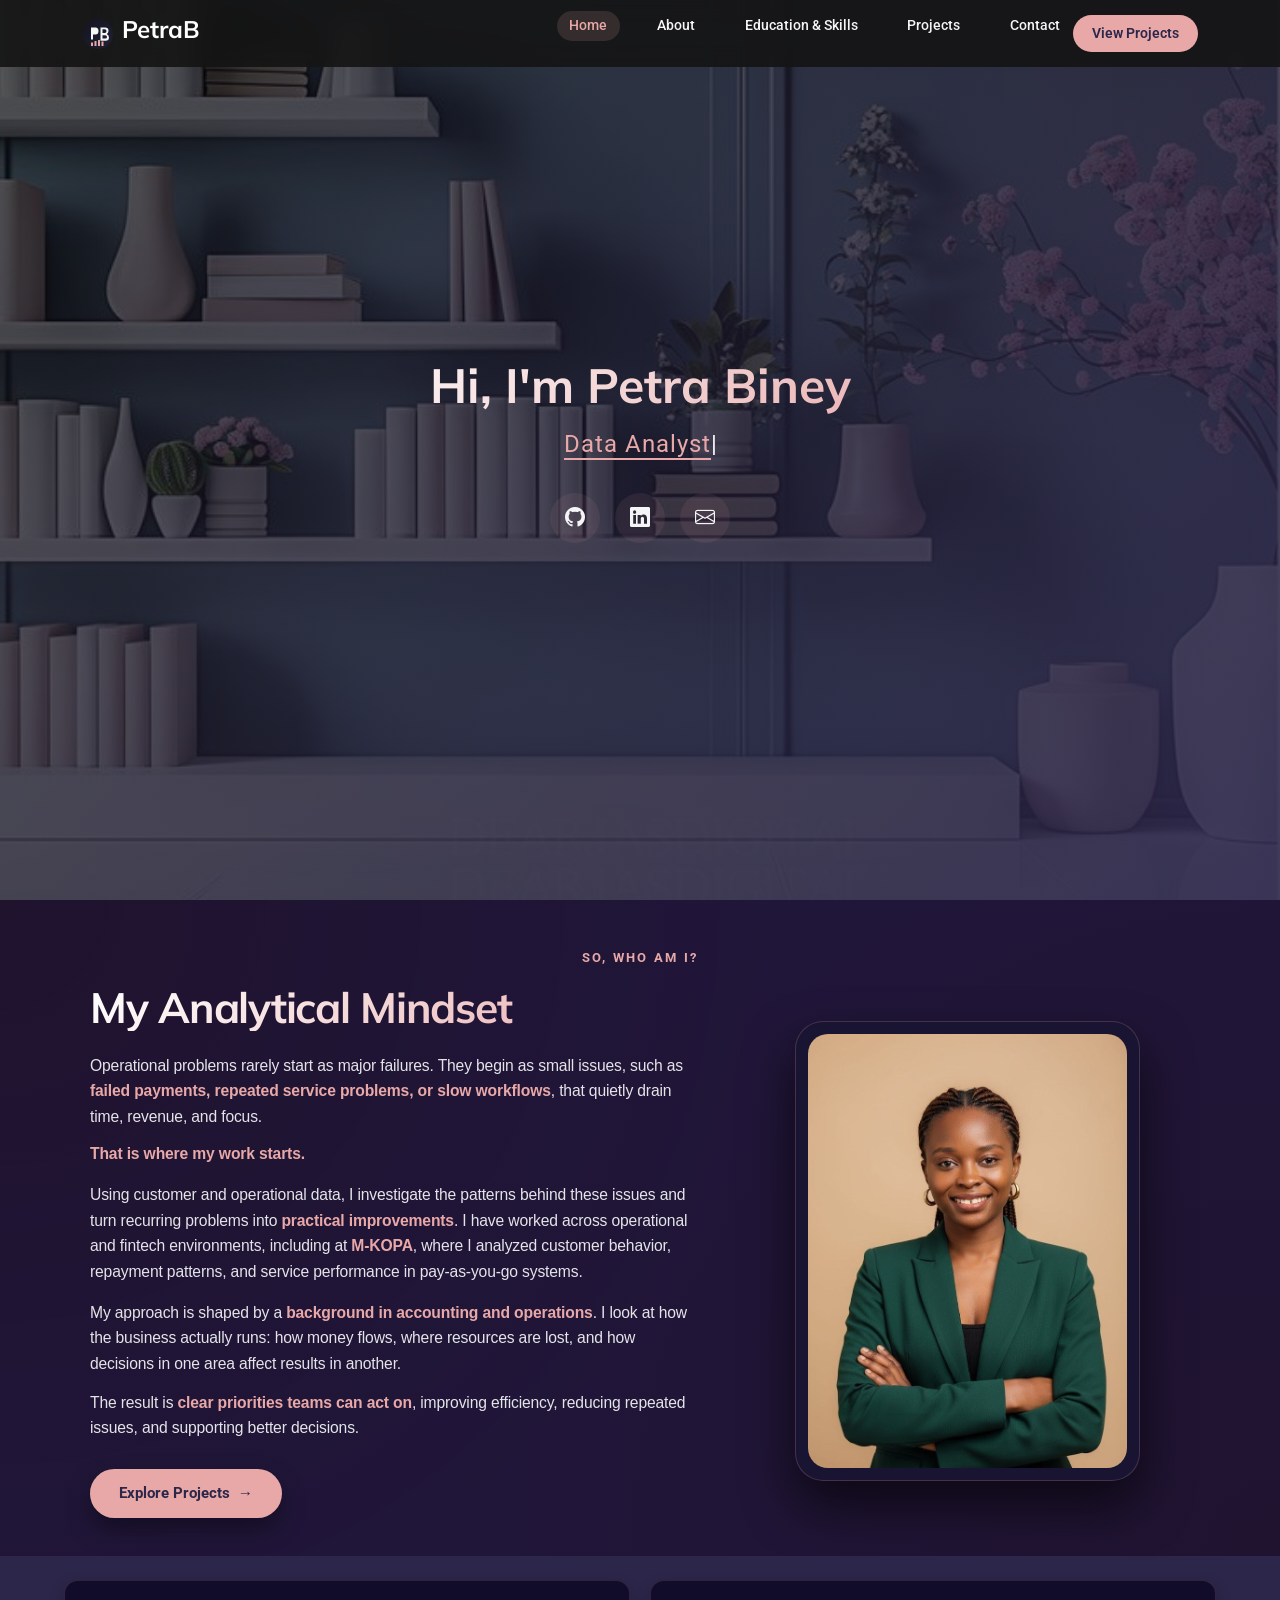
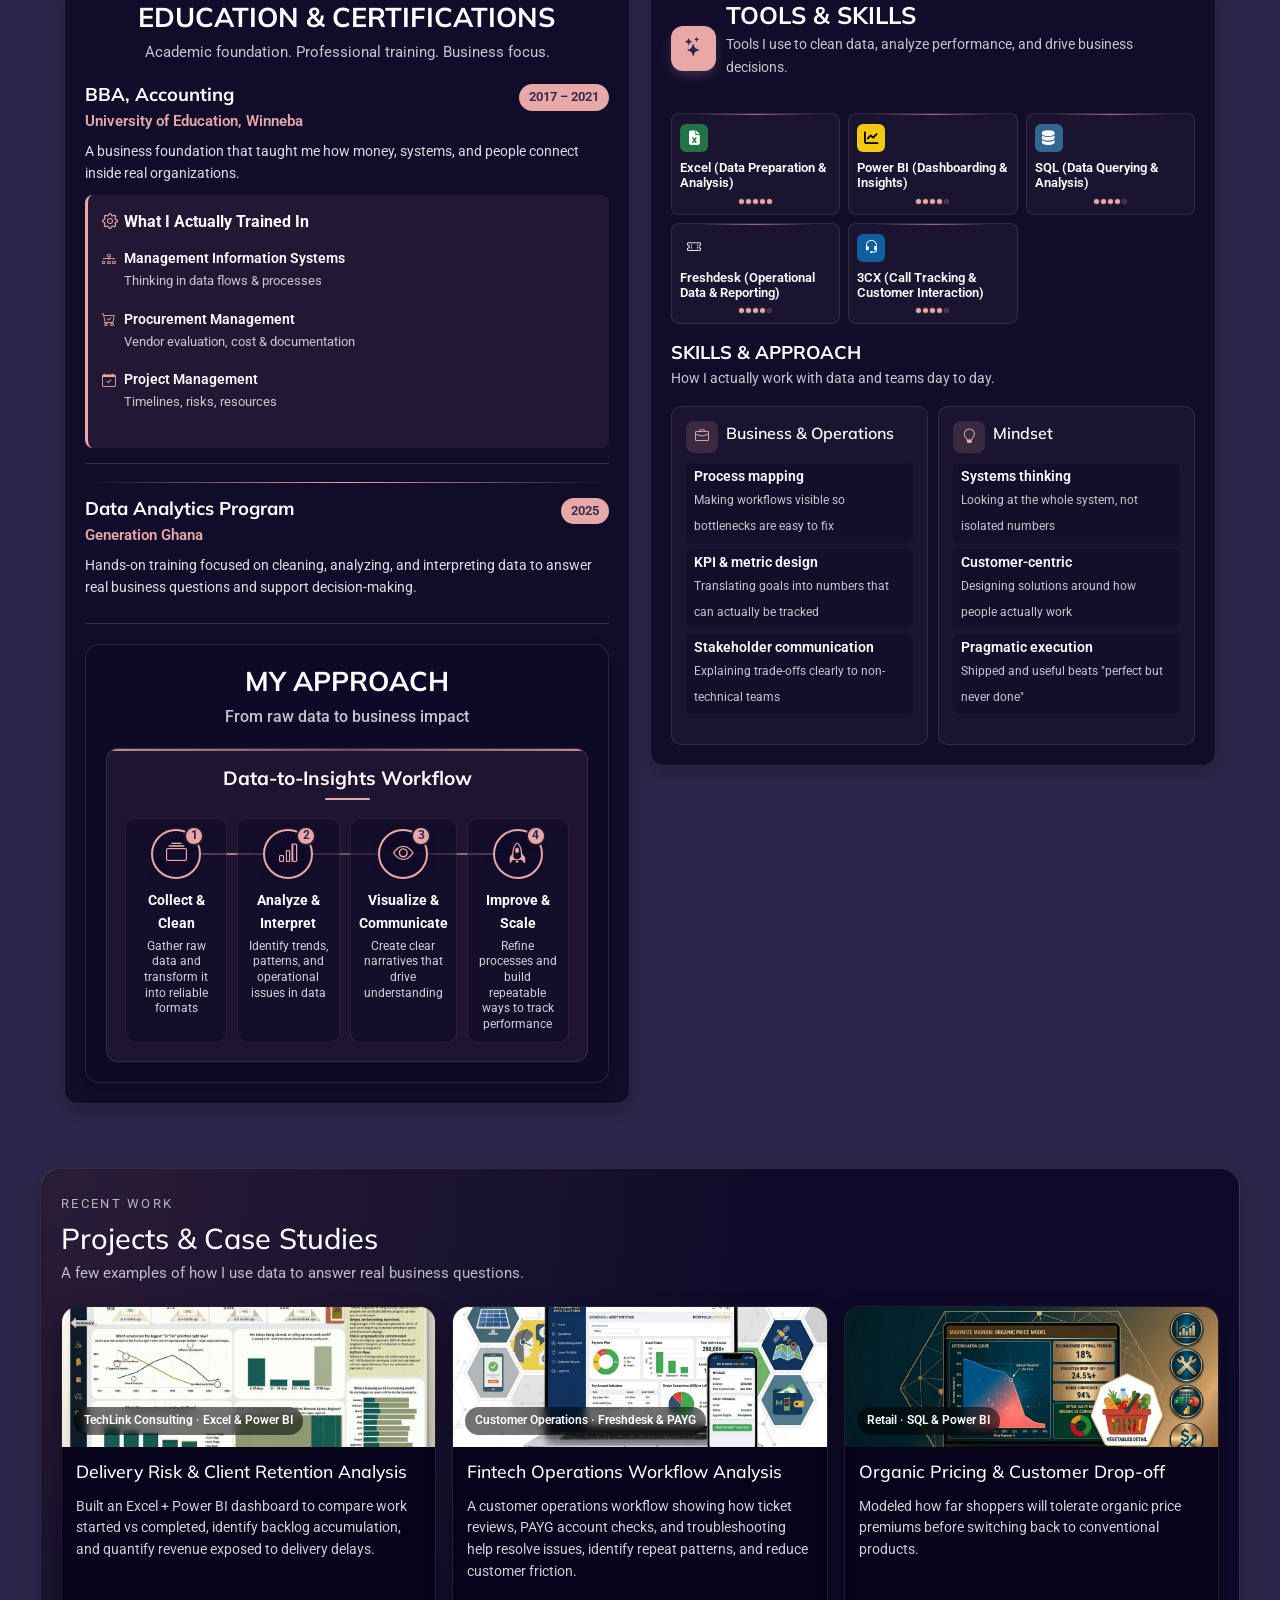
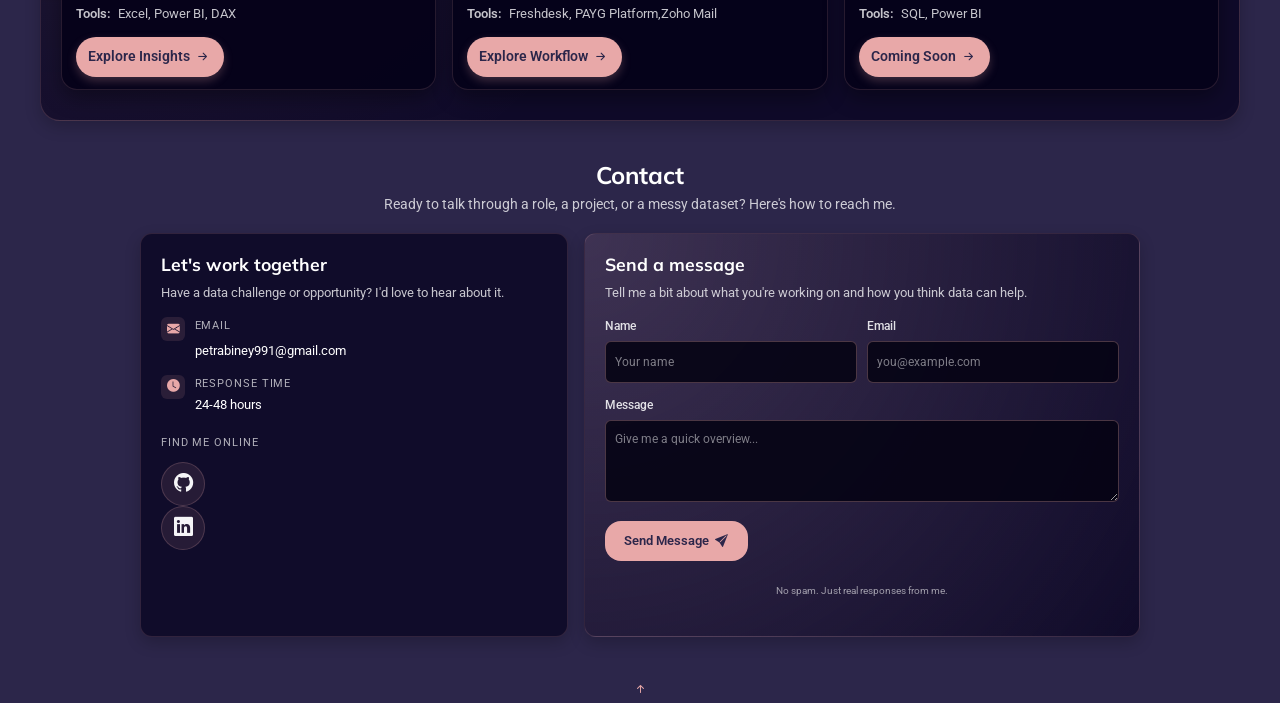
<file: index.html>
<!DOCTYPE html>
<html lang="en">
<head>
  <meta charset="utf-8">
  <meta content="width=device-width, initial-scale=1.0" name="viewport">
  <title>PetraB | Turning Data Into Insightful Narratives</title>
  <meta name="description" content="Data Analyst specializing in turning messy data into actionable insights">
  <meta name="keywords" content="data analyst, power bi, sql, python, data visualization">

  <!-- Favicons -->
  <link href="assets/img/logo.svg" rel="icon">
  <link href="assets/img/apple-real-touch-icon.png" rel="apple-touch-icon">

  <!-- Fonts -->
  <link href="https://fonts.googleapis.com" rel="preconnect">
  <link href="https://fonts.gstatic.com" rel="preconnect" crossorigin>
  <link href="https://fonts.googleapis.com/css2?family=Roboto:ital,wght@0,100;0,300;0,400;0,500;0,700;0,900;1,100;1,300;1,400;1,500;1,700;1,900&family=Raleway:ital,wght@0,100;0,200;0,300;0,400;0,500;0,600;0,700;0,800;0,900;1,100;1,200;1,300;1,400;1,500;1,600;1,700;1,800;1,900&family=Mulish:ital,wght@0,200;0,300;0,400;0,500;0,600;0,700;0,800;0,900;1,200;1,300;1,400;1,500;1,600;1,700;1,800;1,900&display=swap" rel="stylesheet">

  <!-- Vendor CSS Files -->
  <link href="assets/vendor/bootstrap/css/bootstrap.min.css" rel="stylesheet">
  <link href="assets/vendor/bootstrap-icons/bootstrap-icons.css" rel="stylesheet">
  <link href="assets/vendor/aos/aos.css" rel="stylesheet">
  <link href="assets/vendor/glightbox/css/glightbox.min.css" rel="stylesheet">
  <link href="assets/vendor/swiper/swiper-bundle.min.css" rel="stylesheet">

  <!-- Font Awesome -->
  <link rel="stylesheet" href="https://cdnjs.cloudflare.com/ajax/libs/font-awesome/6.4.0/css/all.min.css">

  <!-- Main CSS File -->
  <link href="assets/css/main.css" rel="stylesheet">
</head>


<body class="index-page">

  <header id="header" class="header d-flex align-items-center fixed-top">
    <div class="container-fluid container-xl position-relative d-flex align-items-center">

      <a href="#hero" class="logo d-flex align-items-center me-auto">
  <img src="assets/img/logo.svg" alt="PetraB logo" class="logo-img">
  <h1 class="sitename">PetraB</h1>
</a>


      <nav id="navmenu" class="navmenu">
        <ul>
          <li><a href="#hero" class="active">Home</a></li>
          <li><a href="#about">About</a></li>
          <li><a href="#education-skills">Education &amp; Skills</a></li>
          <li><a href="#projects">Projects</a></li>
          <li><a href="#contact">Contact</a></li>
        </ul>
        <i class="mobile-nav-toggle d-xl-none bi bi-list"></i>
      </nav>

      <a class="btn-getstarted" href="#projects">View Projects</a>

    </div>
  </header>

  <main class="main">


<!-- Hero Section -->
<section id="hero" class="hero section dark-background">

  <!-- Background image -->
  <img src="assets/img/profile/home4.jpg" alt="Background" data-aos="fade-in" />

  <div class="container">
    <div class="hero-inner">

      <h2>Hi, I'm Petra Biney</h2>

      <p>
        <span
          class="typed"
          data-typed-items="Data Analyst, Customer &amp; Operations Focus, Fintech Experience, Improving Business Operations">
        </span>
        <span class="typed-cursor" aria-hidden="true"></span>
      </p>

      <div class="social-links">
        <a href="https://github.com/PetraB-Analytics" target="_blank" rel="noopener" aria-label="GitHub">
          <i class="bi bi-github"></i>
        </a>

        <a href="https://www.linkedin.com/in/petra-biney" target="_blank" rel="noopener" aria-label="LinkedIn">
          <i class="bi bi-linkedin"></i>
        </a>

        <a href="mailto:petrabiney991@gmail.com" aria-label="Email">
          <i class="bi bi-envelope"></i>
        </a>
      </div>

    </div>
  </div>

</section>



<!-- About Section --> 
<section id="about" class="about-hero">
  <div class="about-hero-eyebrow-wrap">
    <p class="about-hero-eyebrow">SO, WHO AM I?</p>
  </div>
  
  <div class="about-hero-inner">
    <div class="about-hero-text">
      <h2 class="about-hero-title">My Analytical Mindset</h2>
      
      <p class="about-hero-body">
        Operational problems rarely start as major failures. They begin as small issues, such as 
        <span class="highlight">failed payments, repeated service problems, or slow workflows</span>, 
        that quietly drain time, revenue, and focus.
      </p>

      <p class="about-hero-body about-hero-standout">
        <span class="highlight">That is where my work starts.</span>
      </p>

      <p class="about-hero-body">
        Using customer and operational data, I investigate the patterns behind these issues and turn recurring problems into 
        <span class="highlight">practical improvements</span>. I have worked across operational and fintech environments, 
        including at <span class="highlight">M-KOPA</span>, where I analyzed customer behavior, repayment patterns, 
        and service performance in pay-as-you-go systems.
      </p>

      <p class="about-hero-body">
        My approach is shaped by a <span class="highlight">background in accounting and operations</span>. 
        I look at how the business actually runs: how money flows, where resources are lost, 
        and how decisions in one area affect results in another.
      </p>

      <p class="about-hero-body about-hero-result">
        The result is <span class="highlight">clear priorities teams can act on</span>, improving efficiency, 
        reducing repeated issues, and supporting better decisions.
      </p>

      <a href="#projects" class="about-hero-button">
        <span>Explore Projects</span>
        <span>→</span>
      </a>
    </div>

    <div class="about-hero-photo-wrap">
      <div class="about-hero-photo-card">
        <img src="assets/img/person/About_sec.jpg" alt="Portrait of Petra Biney" class="about-hero-photo">
      </div>
    </div>
  </div>
</section>


<!-- Education & Skills Section -->
<section id="education-skills" class="portfolio-container">
  <!-- LEFT COLUMN: EDUCATION -->
  <div class="education-section">
    <div class="section-header">
      <h1>EDUCATION & CERTIFICATIONS</h1>
      <p>Academic foundation. Professional training. Business focus.</p>
    </div>

    <!-- Degree -->
    <div class="education-item">
      <div class="education-header">
        <div>
          <h3 class="education-title">BBA, Accounting</h3>
          <div class="education-subtitle">University of Education, Winneba</div>
        </div>
        <div class="education-period">2017 – 2021</div>
      </div>
      <p class="education-description">
        A business foundation that taught me how money, systems, and people connect inside real organizations.
      </p>
      <div class="training-section">
        <div class="training-title">
          <i class="bi bi-gear"></i>
          What I Actually Trained In
        </div>
        <ul class="training-list">
          <li>
            <i class="bi bi-diagram-3"></i>
            <div>
              <div class="training-text">Management Information Systems</div>
              <div class="training-description">Thinking in data flows & processes</div>
            </div>
          </li>
          <li>
            <i class="bi bi-cart-check"></i>
            <div>
              <div class="training-text">Procurement Management</div>
              <div class="training-description">Vendor evaluation, cost & documentation</div>
            </div>
          </li>
          <li>
            <i class="bi bi-calendar-check"></i>
            <div>
              <div class="training-text">Project Management</div>
              <div class="training-description">Timelines, risks, resources</div>
            </div>
          </li>
        </ul>
      </div>
    </div>

    <div class="section-divider"></div>

    <!-- Bootcamp -->
    <div class="education-item">
      <div class="education-header">
        <div>
          <h3 class="education-title">Data Analytics Program</h3>
          <div class="education-subtitle">Generation Ghana</div>
        </div>
        <div class="education-period">2025</div>
      </div>
      <p class="education-description">
        Hands-on training focused on cleaning, analyzing, and interpreting data to answer real business questions and support decision-making.
      </p>
    </div>

    <!-- MY APPROACH -->
    <div class="unified-approach">
      <div class="approach-header">
        <h3 class="approach-title">MY APPROACH</h3>
        <p class="approach-tagline">From raw data to business impact</p>
      </div>
      <div class="workflow-section">
        <h3 class="workflow-title">Data-to-Insights Workflow</h3>
        <div class="workflow-steps">
          <div class="workflow-step">
            <div class="step-icon">
              <i class="bi bi-collection"></i>
              <div class="step-number">1</div>
            </div>
            <div class="step-text">Collect & Clean</div>
            <div class="step-description">Gather raw data and transform it into reliable formats</div>
          </div>
          <div class="workflow-step">
            <div class="step-icon">
              <i class="bi bi-bar-chart"></i>
              <div class="step-number">2</div>
            </div>
            <div class="step-text">Analyze & Interpret</div>
            <div class="step-description">Identify trends, patterns, and operational issues in data</div>
          </div>
          <div class="workflow-step">
            <div class="step-icon">
              <i class="bi bi-eye"></i>
              <div class="step-number">3</div>
            </div>
            <div class="step-text">Visualize &amp; Communicate</div>
            <div class="step-description">Create clear narratives that drive understanding</div>
          </div>

          <div class="workflow-step">
            <div class="step-icon">
              <i class="bi bi-rocket"></i>
              <div class="step-number">4</div>
            </div>
            <div class="step-text">Improve &amp; Scale</div>
            <div class="step-description">Refine processes and build repeatable ways to track performance</div>
          </div>
        </div>
      </div>
    </div>
  </div>

  <!-- RIGHT COLUMN: TOOLS & SKILLS -->
  <div class="tools-skills-section">
    <div class="tools-header">
      <div class="tools-icon">
        <i class="bi bi-stars"></i>
      </div>
      <div class="tools-text">
        <h2>TOOLS & SKILLS</h2>
        <p>Tools I use to clean data, analyze performance, and drive business decisions.</p>
      </div>
    </div>

    <!-- Tools Grid -->
    <div class="tools-grid">
      <div class="tool-card excel-card">
        <div class="tool-icon">
          <i class="fa-solid fa-file-excel"></i>
        </div>
        <div class="tool-name">Excel (Data Preparation & Analysis)</div>
        <div class="proficiency">
          <div class="dot active"></div>
          <div class="dot active"></div>
          <div class="dot active"></div>
          <div class="dot active"></div>
          <div class="dot active"></div>
        </div>
      </div>

      <div class="tool-card powerbi-card">
        <div class="tool-icon">
          <i class="fa-solid fa-chart-line"></i>
        </div>
        <div class="tool-name">Power BI (Dashboarding & Insights)</div>
        <div class="proficiency">
          <div class="dot active"></div>
          <div class="dot active"></div>
          <div class="dot active"></div>
          <div class="dot active"></div>
          <div class="dot inactive"></div>
        </div>
      </div>

      <div class="tool-card sql-card">
        <div class="tool-icon">
          <i class="fa-solid fa-database"></i>
        </div>
        <div class="tool-name">SQL (Data Querying & Analysis)</div>
        <div class="proficiency">
          <div class="dot active"></div>
          <div class="dot active"></div>
          <div class="dot active"></div>
          <div class="dot active"></div>
          <div class="dot inactive"></div>
        </div>
      </div>

      <div class="tool-card freshdesk-card">
        <div class="tool-icon">
          <i class="bi bi-ticket-perforated"></i>
        </div>
        <div class="tool-name">Freshdesk (Operational Data & Reporting)</div>
        <div class="proficiency">
          <div class="dot active"></div>
          <div class="dot active"></div>
          <div class="dot active"></div>
          <div class="dot active"></div>
          <div class="dot inactive"></div>
        </div>
      </div>

      <div class="tool-card tool-3cx">
        <div class="tool-icon">
          <i class="bi bi-headset"></i>
        </div>
        <div class="tool-name">3CX (Call Tracking & Customer Interaction)</div>
        <div class="proficiency">
          <div class="dot active"></div>
          <div class="dot active"></div>
          <div class="dot active"></div>
          <div class="dot active"></div>
          <div class="dot inactive"></div>
        </div>
      </div>
    </div>


    <!-- SKILLS & APPROACH -->
    <div class="skills-approach">
      <div class="skills-header">
        <h3 class="skills-title">SKILLS & APPROACH</h3>
        <p class="skills-tagline">How I actually work with data and teams day to day.</p>
      </div>
      <div class="skills-grid">
        <div class="skill-category">
          <div class="category-header">
            <div class="category-icon">
              <i class="bi bi-briefcase"></i>
            </div>
            <h4 class="category-title">Business & Operations</h4>
          </div>
          <ul class="skills-list">
            <li>
              <span class="skill-name">Process mapping</span>
              <span class="skill-description">Making workflows visible so bottlenecks are easy to fix</span>
            </li>
            <li>
              <span class="skill-name">KPI & metric design</span>
              <span class="skill-description">Translating goals into numbers that can actually be tracked</span>
            </li>
            <li>
              <span class="skill-name">Stakeholder communication</span>
              <span class="skill-description">Explaining trade-offs clearly to non-technical teams</span>
            </li>
          </ul>
        </div>

        <div class="skill-category">
          <div class="category-header">
            <div class="category-icon">
              <i class="bi bi-lightbulb"></i>
            </div>
            <h4 class="category-title">Mindset</h4>
          </div>
          <ul class="skills-list">
            <li>
              <span class="skill-name">Systems thinking</span>
              <span class="skill-description">Looking at the whole system, not isolated numbers</span>
            </li>
            <li>
              <span class="skill-name">Customer-centric</span>
              <span class="skill-description">Designing solutions around how people actually work</span>
            </li>
            <li>
              <span class="skill-name">Pragmatic execution</span>
              <span class="skill-description">Shipped and useful beats "perfect but never done"</span>
            </li>
          </ul>
        </div>
      </div>
    </div>
  </div>
</section>


<!-- =========================
     Projects Section
========================= -->
<section id="projects" class="projects-section">

  <!-- Section Header -->
  <div class="projects-header">
    <p class="projects-tagline">RECENT WORK</p>
    <h2 class="projects-title">Projects &amp; Case Studies</h2>
    <p class="projects-subtitle">
      A few examples of how I use data to answer real business questions.
    </p>
  </div>

  <!-- Projects Grid -->
  <div class="projects-grid">

    <!-- Project 1: TechLink Consulting -->
    <article class="project-card">
      <div class="project-thumb">
        <img 
          src="assets/img/services/techlinkcard.jpg" 
          alt="Delivery Risk and Client Retention Analysis dashboard preview"
          class="thumb-image">
        <div class="thumb-label">TechLink Consulting · Excel &amp; Power BI</div>
      </div>

      <div class="project-body">
        <h3 class="project-name">Delivery Risk &amp; Client Retention Analysis</h3>

        <p class="project-description">
          Built an Excel + Power BI dashboard to compare work started vs completed,
          identify backlog accumulation, and quantify revenue exposed to delivery delays.
        </p>

        <div class="project-meta">
          <span class="meta-label">Tools:</span>
          <span class="meta-value">Excel, Power BI, DAX</span>
        </div>

        <a href="Projects/Techlink/techlink-project.html" class="project-button">
          Explore Insights
          <i class="bi bi-arrow-right-short"></i>
        </a>
      </div>
    </article>

    <!-- Project 2: Fintech Operations Workflow -->
    <article class="project-card">
      <div class="project-thumb">
        <img 
          src="assets/img/services/fintechcard.jpg" 
          alt="Fintech Operations Workflow Analysis preview"
          class="thumb-image">
        <div class="thumb-label">Customer Operations · Freshdesk &amp; PAYG</div>
      </div>

      <div class="project-body">
        <h3 class="project-name">Fintech Operations Workflow Analysis</h3>

          <p class="project-description">
         A customer operations workflow showing how ticket reviews, PAYG account checks,
         and troubleshooting help resolve issues, identify repeat patterns, and reduce customer friction.
        </p>

        <div class="project-meta">
          <span class="meta-label">Tools:</span>
          <span class="meta-value">Freshdesk, PAYG Platform,Zoho Mail</span>
        </div>

         <a href="Projects/fintech/fintech-project.html" class="project-button">
      Explore Workflow
      <i class="bi bi-arrow-right-short"></i>
    </a>
  </div>
</article>



    <!-- Project 3: Retail Analytics -->
    <article class="project-card">
      <div class="project-thumb">
        <img 
          src="assets/img/services/Retailcard.jpg" 
          alt="Organic Pricing and Customer Drop-off analytics preview"
          class="thumb-image">
        <div class="thumb-label">Retail · SQL &amp; Power BI</div>
      </div>

      <div class="project-body">
        <h3 class="project-name">Organic Pricing &amp; Customer Drop-off</h3>

        <p class="project-description">
          Modeled how far shoppers will tolerate organic price
          premiums before switching back to conventional products.
        </p>

        <div class="project-meta">
          <span class="meta-label">Tools:</span>
          <span class="meta-value">SQL, Power BI</span>
        </div>

        <button class="project-button">
          Coming Soon
          <i class="bi bi-arrow-right-short"></i>
        </button>
      </div>
    </article>

  </div>
</section>


    <!-- Compact Contact Section -->
    <section id="contact" class="contact-section">
      <div class="contact-inner">
        <div class="contact-header">
          <h1>Contact</h1>
          <p>Ready to talk through a role, a project, or a messy dataset? Here's how to reach me.</p>
        </div>
        <div class="contact-grid">
          <div class="contact-card contact-info-card">
            <h2 class="contact-title">Let's work together</h2>
            <p class="contact-intro">Have a data challenge or opportunity? I'd love to hear about it.</p>
            <div class="contact-info-list">
              <div class="contact-info-item">
                <div class="contact-icon">
                  <i class="bi bi-envelope-fill"></i>
                </div>
                <div>
                  <div class="info-label">Email</div>
                  <a href="mailto:petrabiney991@gmail.com" class="info-value">
                    petrabiney991@gmail.com
                  </a>
                </div>
              </div>
              <div class="contact-info-item">
                <div class="contact-icon">
                  <i class="bi bi-clock-fill"></i>
                </div>
                <div>
                  <div class="info-label">Response Time</div>
                  <div class="info-value">24-48 hours</div>
                </div>
              </div>
            </div>
            <div class="contact-socials">
              <div class="info-label">Find me online</div>
              <div class="social-links">
                <a href="https://github.com/PetraB-Analytics" target="_blank" class="social-icon" rel="noopener">
                  <i class="bi bi-github"></i>
                </a>
                <a href="https://www.linkedin.com/in/petra-biney" target="_blank" class="social-icon" rel="noopener">
                  <i class="bi bi-linkedin"></i>
                </a>
              </div>
            </div>
          </div>
          <div class="contact-card contact-form-card">
            <h2 class="contact-title">Send a message</h2>
            <p class="contact-intro">Tell me a bit about what you're working on and how you think data can help.</p>
            <form class="contact-form">
              <div class="form-row">
                <div class="form-field">
                  <label for="name">Name</label>
                  <input type="text" id="name" name="name" placeholder="Your name" required>
                </div>
                <div class="form-field">
                  <label for="email">Email</label>
                  <input type="email" id="email" name="email" placeholder="you@example.com" required>
                </div>
              </div>
              <div class="form-field">
                <label for="message">Message</label>
                <textarea id="message" name="message" rows="3" placeholder="Give me a quick overview..." required></textarea>
              </div>
              <button type="submit" class="contact-button">
                <span>Send Message</span>
                <i class="bi bi-send-fill"></i>
              </button>
              <p class="contact-footnote">No spam. Just real responses from me.</p>
            </form>
          </div>
        </div>
      </div>
    </section>

  </main>

  <!-- Scroll Top -->
  <a href="#" class="scroll-top d-flex align-items-center justify-content-center">
    <i class="bi bi-arrow-up-short"></i>
  </a>

  <!-- Preloader -->
  <div id="preloader"></div>

  <!-- Vendor JS Files -->
  <script src="assets/vendor/bootstrap/js/bootstrap.bundle.min.js"></script>
  <script src="assets/vendor/aos/aos.js"></script>
  <script src="assets/vendor/typed.js/typed.umd.js"></script>
  <script src="assets/vendor/waypoints/noframework.waypoints.js"></script>
  <script src="assets/vendor/glightbox/js/glightbox.min.js"></script>
  <script src="assets/vendor/imagesloaded/imagesloaded.pkgd.min.js"></script>
  <script src="assets/vendor/isotope-layout/isotope.pkgd.min.js"></script>
  <script src="assets/vendor/swiper/swiper-bundle.min.js"></script>

  <!-- Main JS File -->
  <script src="assets/js/main.js"></script>
  <script>
  document.addEventListener("DOMContentLoaded", function () {
    const navMenu = document.querySelector("#navmenu");
    const navToggle = document.querySelector(".mobile-nav-toggle");

    if (navMenu && navToggle) {
      navToggle.addEventListener("click", function () {
        navMenu.classList.toggle("nav-open");

        this.classList.toggle("bi-list");
        this.classList.toggle("bi-x");
      });

      document.querySelectorAll("#navmenu a").forEach(function (link) {
        link.addEventListener("click", function () {
          navMenu.classList.remove("nav-open");
          navToggle.classList.add("bi-list");
          navToggle.classList.remove("bi-x");
        });
      });
    }
  });
</script>

</body>
</html>
</file>
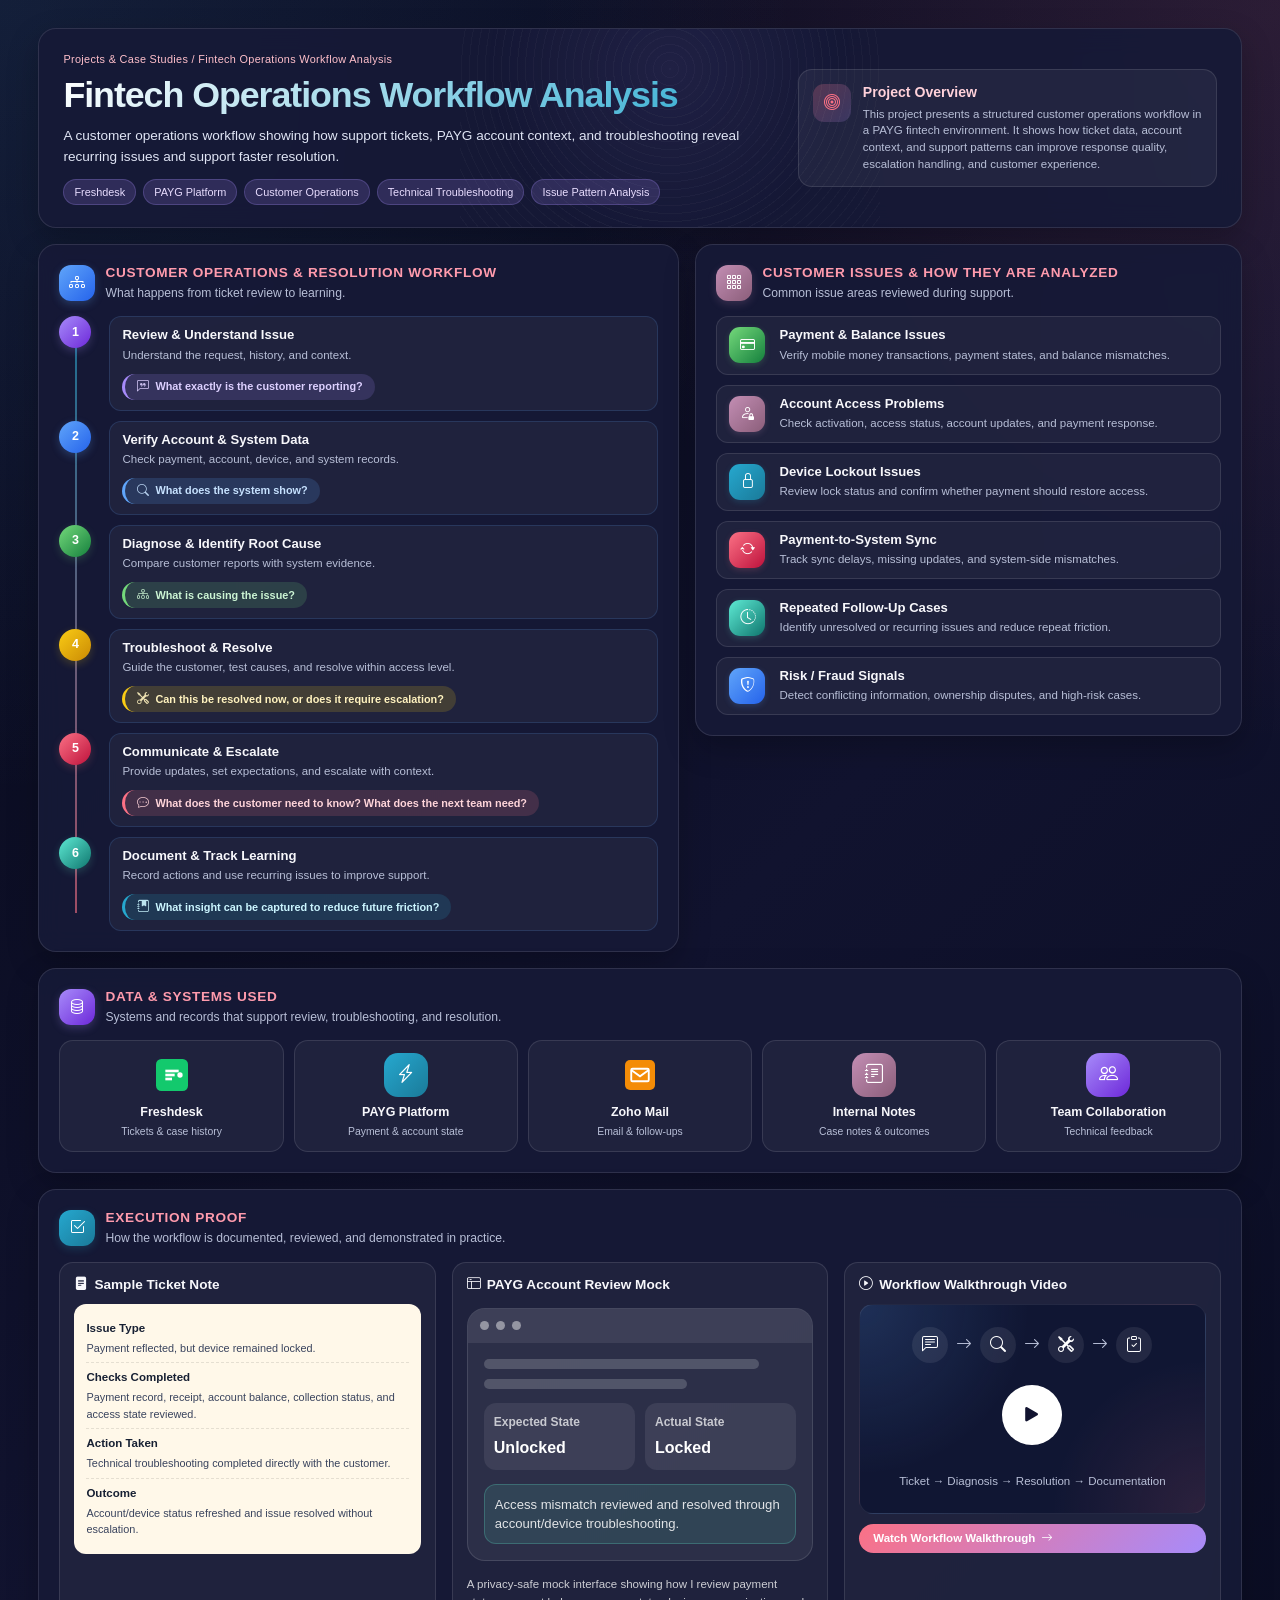
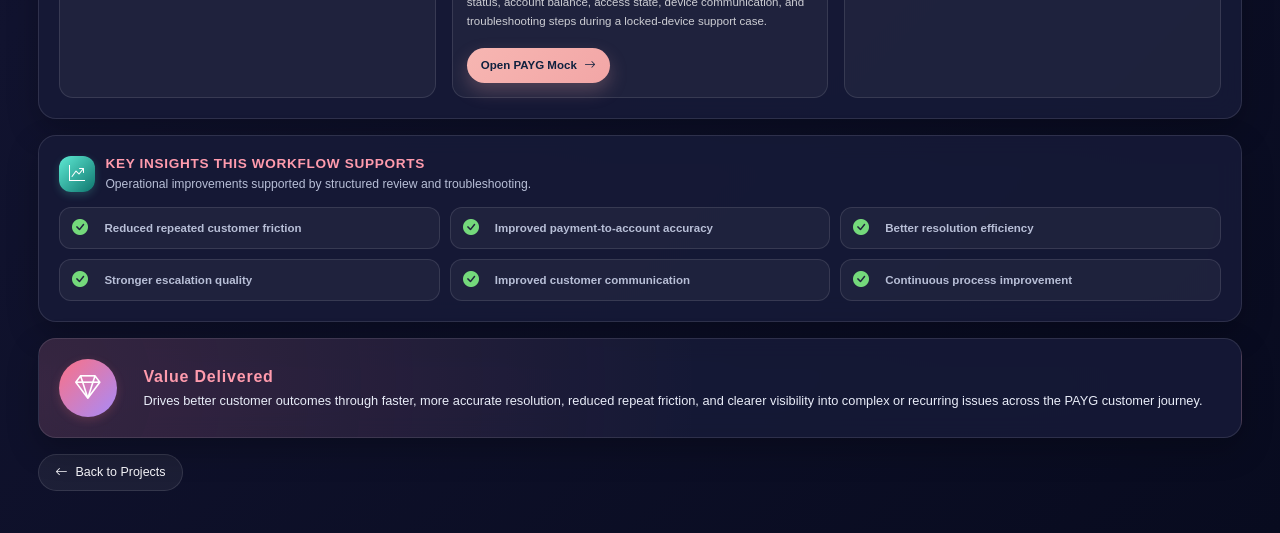
<file: Projects/fintech/fintech-project.html>
<!DOCTYPE html>
<html lang="en">
<head>
  <meta charset="UTF-8" />
  <meta name="viewport" content="width=device-width, initial-scale=1.0" />

  <title>Fintech Operations Workflow | Petra Biney</title>

  <link
    rel="stylesheet"
    href="https://cdn.jsdelivr.net/npm/bootstrap-icons@1.11.3/font/bootstrap-icons.css"
  />

  <link rel="stylesheet" href="fintech-styles.css" />
</head>
<body>

<main class="project-page">

  <!-- HERO SECTION -->
  <section class="hero dashboard-card">
    <div class="hero-text">
      <p class="breadcrumb">Projects & Case Studies / Fintech Operations Workflow Analysis</p>
      <h1>Fintech Operations Workflow Analysis</h1>
      <p class="hero-subtitle">
        A customer operations workflow showing how support tickets, PAYG account context,
        and troubleshooting reveal recurring issues and support faster resolution.
      </p>
      <div class="tag-group">
        <span>Freshdesk</span>
        <span>PAYG Platform</span>
        <span>Customer Operations</span>
        <span>Technical Troubleshooting</span>
        <span>Issue Pattern Analysis</span>
      </div>
    </div>

    <div class="overview-card">
      <div class="overview-icon"><i class="bi bi-bullseye"></i></div>
      <div>
        <h3>Project Overview</h3>
        <p>
          This project presents a structured customer operations workflow in a PAYG fintech environment.
          It shows how ticket data, account context, and support patterns can improve response quality,
          escalation handling, and customer experience.
        </p>
      </div>
    </div>
  </section>

  <!-- WORKFLOW + CUSTOMER ISSUES -->
  <section class="dashboard-grid main-grid">
    <article class="dashboard-card compact-card">
      <div class="section-heading">
        <span class="section-icon blue"><i class="bi bi-diagram-3"></i></span>
        <div>
          <h2>Customer Operations & Resolution Workflow</h2>
          <p>What happens from ticket review to learning.</p>
        </div>
      </div>

      <div class="compact-timeline">
        <div class="timeline-row">
          <span class="timeline-number purple">1</span>
          <div>
            <h3>Review & Understand Issue</h3>
            <p>Understand the request, history, and context.</p>
            <div class="thinking-prompt prompt-1">
              <i class="bi bi-chat-left-quote"></i>
              <span>What exactly is the customer reporting?</span>
            </div>
          </div>
        </div>

        <div class="timeline-row">
          <span class="timeline-number blue">2</span>
          <div>
            <h3>Verify Account & System Data</h3>
            <p>Check payment, account, device, and system records.</p>
            <div class="thinking-prompt prompt-2">
              <i class="bi bi-search"></i>
              <span>What does the system show?</span>
            </div>
          </div>
        </div>

        <div class="timeline-row">
          <span class="timeline-number green">3</span>
          <div>
            <h3>Diagnose & Identify Root Cause</h3>
            <p>Compare customer reports with system evidence.</p>
            <div class="thinking-prompt prompt-3">
              <i class="bi bi-diagram-3"></i>
              <span>What is causing the issue?</span>
            </div>
          </div>
        </div>

        <div class="timeline-row">
          <span class="timeline-number yellow">4</span>
          <div>
            <h3>Troubleshoot & Resolve</h3>
            <p>Guide the customer, test causes, and resolve within access level.</p>
            <div class="thinking-prompt prompt-4">
              <i class="bi bi-tools"></i>
              <span>Can this be resolved now, or does it require escalation?</span>
            </div>
          </div>
        </div>

        <div class="timeline-row">
          <span class="timeline-number pink">5</span>
          <div>
            <h3>Communicate & Escalate</h3>
            <p>Provide updates, set expectations, and escalate with context.</p>
            <div class="thinking-prompt prompt-5">
              <i class="bi bi-chat-dots"></i>
              <span>What does the customer need to know? What does the next team need?</span>
            </div>
          </div>
        </div>

        <div class="timeline-row">
          <span class="timeline-number teal">6</span>
          <div>
            <h3>Document & Track Learning</h3>
            <p>Record actions and use recurring issues to improve support.</p>
            <div class="thinking-prompt prompt-6">
              <i class="bi bi-journal-bookmark-fill"></i>
              <span>What insight can be captured to reduce future friction?</span>
            </div>
          </div>
        </div>
      </div>
    </article>

    <article class="dashboard-card compact-card">
      <div class="section-heading">
        <span class="section-icon green"><i class="bi bi-grid-3x3-gap"></i></span>
        <div>
          <h2>Customer Issues & How They Are Analyzed</h2>
          <p>Common issue areas reviewed during support.</p>
        </div>
      </div>

      <div class="issue-stack">
        <div class="issue-line payment">
          <span><i class="bi bi-credit-card"></i></span>
          <div>
            <h3>Payment & Balance Issues</h3>
            <p>Verify mobile money transactions, payment states, and balance mismatches.</p>
          </div>
        </div>

        <div class="issue-line account">
          <span><i class="bi bi-person-lock"></i></span>
          <div>
            <h3>Account Access Problems</h3>
            <p>Check activation, access status, account updates, and payment response.</p>
          </div>
        </div>

        <div class="issue-line lockout">
          <span><i class="bi bi-lock"></i></span>
          <div>
            <h3>Device Lockout Issues</h3>
            <p>Review lock status and confirm whether payment should restore access.</p>
          </div>
        </div>

        <div class="issue-line sync">
          <span><i class="bi bi-arrow-repeat"></i></span>
          <div>
            <h3>Payment-to-System Sync</h3>
            <p>Track sync delays, missing updates, and system-side mismatches.</p>
          </div>
        </div>

        <div class="issue-line followup">
          <span><i class="bi bi-clock-history"></i></span>
          <div>
            <h3>Repeated Follow-Up Cases</h3>
            <p>Identify unresolved or recurring issues and reduce repeat friction.</p>
          </div>
        </div>

        <div class="issue-line risk">
          <span><i class="bi bi-shield-exclamation"></i></span>
          <div>
            <h3>Risk / Fraud Signals</h3>
            <p>Detect conflicting information, ownership disputes, and high-risk cases.</p>
          </div>
        </div>
      </div>
    </article>
  </section>

  <!-- DATA & SYSTEMS USED -->
  <section class="dashboard-card tools-card">
    <div class="section-heading">
      <span class="section-icon purple"><i class="bi bi-database"></i></span>
      <div>
        <h2>Data & Systems Used</h2>
        <p>Systems and records that support review, troubleshooting, and resolution.</p>
      </div>
    </div>

    <div class="tools-strip">
      <div class="tool-pill freshdesk">
        <div class="tool-icon-svg">
          <svg viewBox="0 0 24 24" fill="none" width="32" height="32">
            <rect width="24" height="24" rx="4" fill="#13C96D"/>
            <path d="M7 8H17V10H7V8Z" fill="white"/>
            <path d="M7 11H14V13H7V11Z" fill="white"/>
            <path d="M7 14H12V16H7V14Z" fill="white"/>
            <circle cx="18" cy="12" r="2" fill="white"/>
          </svg>
        </div>
        <div>
          <h3>Freshdesk</h3>
          <p>Tickets & case history</p>
        </div>
      </div>


      

      <div class="tool-pill payg">
        <div class="tool-icon-svg"><i class="bi bi-lightning-charge"></i></div>
        <div>
          <h3>PAYG Platform</h3>
          <p>Payment & account state</p>
        </div>
      </div>

      <div class="tool-pill zoho">
        <div class="tool-icon-svg">
          <svg viewBox="0 0 24 24" fill="none" width="30" height="30">
            <rect width="24" height="24" rx="4" fill="#F48C06"/>
            <path d="M5 8L12 13L19 8" stroke="white" stroke-width="1.5" fill="none"/>
            <rect x="5" y="7" width="14" height="10" rx="1" stroke="white" stroke-width="1.5" fill="none"/>
          </svg>
        </div>
        <div>
          <h3>Zoho Mail</h3>
          <p>Email & follow-ups</p>
        </div>
      </div>

      <div class="tool-pill notes">
        <div class="tool-icon-svg"><i class="bi bi-journal-text"></i></div>
        <div>
          <h3>Internal Notes</h3>
          <p>Case notes & outcomes</p>
        </div>
      </div>

      <div class="tool-pill team">
        <div class="tool-icon-svg"><i class="bi bi-people"></i></div>
        <div>
          <h3>Team Collaboration</h3>
          <p>Technical feedback</p>
        </div>
      </div>
    </div>
  </section>

  <!-- EXECUTION PROOF -->
  <section class="dashboard-card proof-section">
    <div class="section-heading">
      <span class="section-icon yellow"><i class="bi bi-check2-square"></i></span>
      <div>
        <h2>Execution Proof</h2>
        <p>How the workflow is documented, reviewed, and demonstrated in practice.</p>
      </div>
    </div>

    <div class="proof-grid three-proof-grid">

      <!-- Sample Ticket Note -->
      <article class="ticket-card">
        <h3><i class="bi bi-file-text-fill"></i> Sample Ticket Note</h3>

        <div class="ticket-box">
          <div class="ticket-row">
            <strong>Issue Type</strong>
            <p>Payment reflected, but device remained locked.</p>
          </div>

          <div class="ticket-row">
            <strong>Checks Completed</strong>
            <p>Payment record, receipt, account balance, collection status, and access state reviewed.</p>
          </div>

          <div class="ticket-row">
            <strong>Action Taken</strong>
            <p>Technical troubleshooting completed directly with the customer.</p>
          </div>

          <div class="ticket-row">
            <strong>Outcome</strong>
            <p>Account/device status refreshed and issue resolved without escalation.</p>
          </div>
        </div>
      </article>

      <!-- PAYG Account Review Mock -->
      <article class="ticket-card mock-card">
        <h3><i class="bi bi-window-sidebar"></i> PAYG Account Review Mock</h3>

        <div class="mock-preview-box">
          <div class="mock-preview-top">
            <span></span>
            <span></span>
            <span></span>
          </div>

          <div class="mock-preview-content">
            <div class="mock-line wide"></div>
            <div class="mock-line"></div>

            <div class="mock-grid">
              <div>
                <strong>Expected State</strong>
                <p>Unlocked</p>
              </div>
              <div>
                <strong>Actual State</strong>
                <p>Locked</p>
              </div>
            </div>

            <div class="mock-note">
              Access mismatch reviewed and resolved through account/device troubleshooting.
            </div>
          </div>
        </div>

        <p class="mock-description">
          A privacy-safe mock interface showing how I review payment status, account balance,
          access state, device communication, and troubleshooting steps during a locked-device support case.
        </p>

        <a href="PAYGmock.html" class="mock-button">
          Open PAYG Mock <i class="bi bi-arrow-right"></i>
        </a>
      </article>

      <!-- Workflow Walkthrough Video -->
      <article class="video-card">
        <h3><i class="bi bi-play-circle"></i> Workflow Walkthrough Video</h3>

        <div class="video-box">
          <div class="video-flow">
            <span><i class="bi bi-chat-left-text"></i></span>
            <i class="bi bi-arrow-right"></i>
            <span><i class="bi bi-search"></i></span>
            <i class="bi bi-arrow-right"></i>
            <span><i class="bi bi-tools"></i></span>
            <i class="bi bi-arrow-right"></i>
            <span><i class="bi bi-clipboard-check"></i></span>
          </div>

          <button class="play-button" type="button" onclick="alert('🎬 Walkthrough demo: Ticket → Diagnosis → Resolution → Documentation')">
            <i class="bi bi-play-fill"></i>
          </button>

          <p>Ticket → Diagnosis → Resolution → Documentation</p>
        </div>

        <a href="#" class="video-link" onclick="alert('Full walkthrough video coming soon'); return false;">
          Watch Workflow Walkthrough <i class="bi bi-arrow-right"></i>
        </a>
      </article>

    </div>
  </section>

  <!-- KEY INSIGHTS -->
  <section class="dashboard-card insights-card">
    <div class="section-heading">
      <span class="section-icon teal"><i class="bi bi-graph-up-arrow"></i></span>
      <div>
        <h2>Key Insights This Workflow Supports</h2>
        <p>Operational improvements supported by structured review and troubleshooting.</p>
      </div>
    </div>

    <div class="insight-chips">
      <div class="insight-chip"><i class="bi bi-check-circle-fill"></i><span>Reduced repeated customer friction</span></div>
      <div class="insight-chip"><i class="bi bi-check-circle-fill"></i><span>Improved payment-to-account accuracy</span></div>
      <div class="insight-chip"><i class="bi bi-check-circle-fill"></i><span>Better resolution efficiency</span></div>
      <div class="insight-chip"><i class="bi bi-check-circle-fill"></i><span>Stronger escalation quality</span></div>
      <div class="insight-chip"><i class="bi bi-check-circle-fill"></i><span>Improved customer communication</span></div>
      <div class="insight-chip"><i class="bi bi-check-circle-fill"></i><span>Continuous process improvement</span></div>
    </div>
  </section>

  <!-- VALUE DELIVERED -->
  <section class="dashboard-card value-card">
    <div class="value-icon"><i class="bi bi-gem"></i></div>
    <div>
      <h2>Value Delivered</h2>
      <p>
        Drives better customer outcomes through faster, more accurate resolution,
        reduced repeat friction, and clearer visibility into complex or recurring
        issues across the PAYG customer journey.
      </p>
    </div>
  </section>

  <!-- BACK LINK -->
  <div class="back-link-wrap">
    <a href="  ../../index.html#projects" class="back-link"><i class="bi bi-arrow-left"></i> Back to Projects</a>
  </div>

</main>

</body>
</html>
</file>
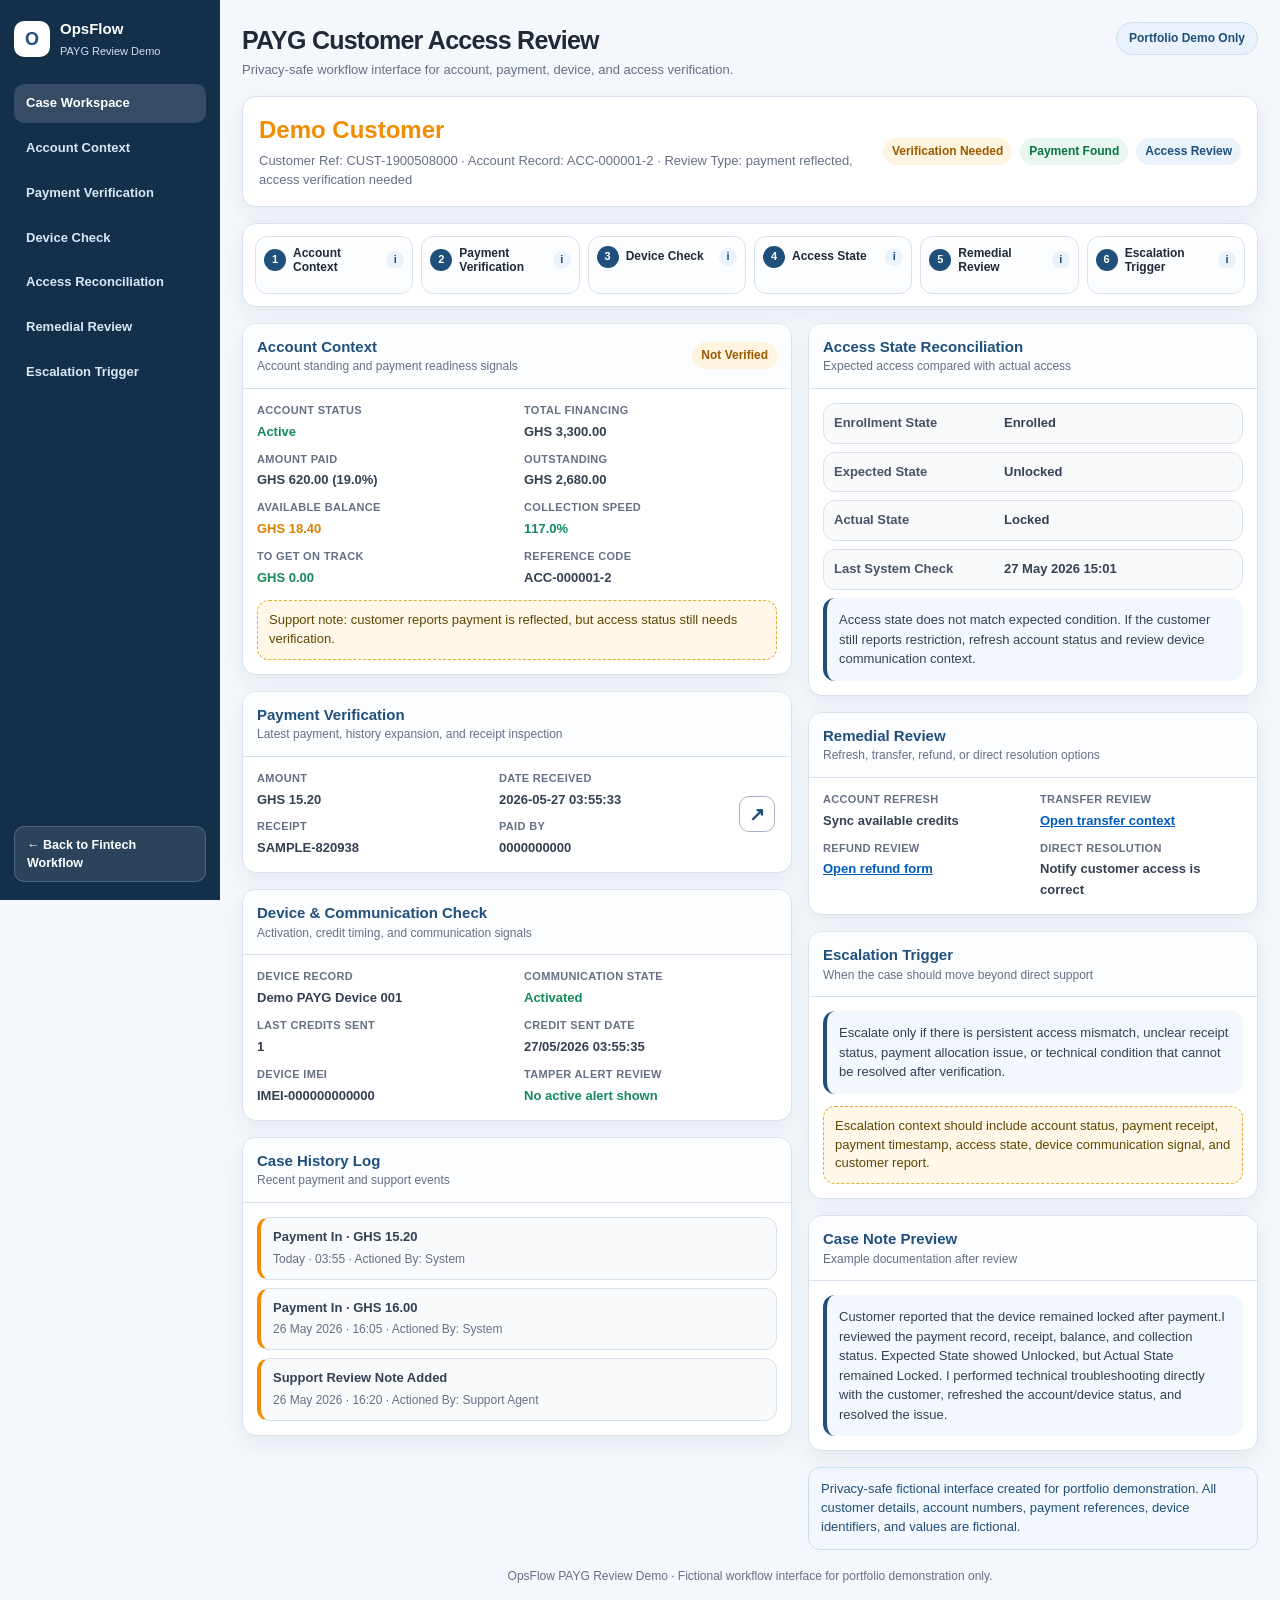
<file: Projects/fintech/PAYGmock.html>
<!DOCTYPE html>
<html lang="en">
<head>
  <meta charset="UTF-8" />
  <meta name="viewport" content="width=device-width, initial-scale=1.0" />
  <title>PAYG OpsFlow Review Demo</title>

  <style>
    * { box-sizing: border-box; margin: 0; padding: 0; }

    :root {
      --bg: #f4f7fb;
      --card: #ffffff;
      --ink: #1f2937;
      --muted: #667085;
      --primary: #1f4f7a;
      --primary-dark: #142f4a;
      --primary-soft: #eaf3fb;
      --accent: #f28c00;
      --line: #d9e2ec;
      --success: #168a5b;
      --warning: #d98200;
      --shadow: 0 8px 22px rgba(31, 79, 122, 0.07);
      --shadow-focus: 0 25px 70px rgba(15, 23, 42, 0.35);
      --radius: 14px;
    }

    html { scroll-behavior: smooth; }

    body {
      font-family: Arial, Helvetica, sans-serif;
      background: var(--bg);
      color: var(--ink);
      font-size: 14px;
      line-height: 1.45;
    }

    a { color: #005bbb; text-decoration: underline; font-weight: 700; }

    .payg-back-button {
      display: inline-flex;
      align-items: center;
      justify-content: center;
      gap: 8px;
      width: 100%;
      padding: 9px 12px;
      border-radius: 10px;
      background: rgba(255, 255, 255, 0.10);
      color: #ffffff;
      border: 1px solid rgba(255, 255, 255, 0.18);
      text-decoration: none;
      font-size: 12.5px;
      font-weight: 800;
      transition: transform 0.18s ease, background 0.18s ease, border-color 0.18s ease;
    }

    .payg-back-button:hover {
      background: rgba(255, 255, 255, 0.16);
      border-color: rgba(255, 255, 255, 0.28);
      transform: translateX(-2px);
    }

    .sidebar-back-wrap {
      margin-top: auto;
      padding-top: 16px;
    }


    .app-shell {
      display: grid;
      grid-template-columns: 220px 1fr;
      min-height: 100vh;
    }

    .sidebar,
    .focus-sidebar {
      background: var(--primary-dark);
      color: #ffffff;
      padding: 18px 14px;
      display: flex;
      flex-direction: column;
    }

    .sidebar {
      position: sticky;
      top: 0;
      height: 100vh;
    }

    .brand {
      display: flex;
      align-items: center;
      gap: 10px;
      margin-bottom: 24px;
    }

    .brand-mark {
      width: 36px;
      height: 36px;
      border-radius: 10px;
      background: #ffffff;
      color: var(--primary);
      display: grid;
      place-items: center;
      font-weight: 900;
      font-size: 18px;
    }

    .brand-text strong { display: block; font-size: 15px; }
    .brand-text span { color: #cfe1f1; font-size: 11px; }


    /* Sidebar O icon quick action menu */
    .brand-with-actions {
      position: relative;
      margin-bottom: 24px;
    }

    .brand-with-actions .brand {
      margin-bottom: 0;
    }

    .sidebar-menu-toggle {
      display: none;
    }

    .action-brand-mark {
      cursor: pointer;
      user-select: none;
      transition: transform 0.15s ease, box-shadow 0.15s ease;
    }

    .action-brand-mark:hover {
      transform: translateY(-1px);
      box-shadow: 0 0 0 4px rgba(255, 255, 255, 0.14);
    }

    .sidebar-action-menu {
      display: none;
      position: absolute;
      top: 48px;
      left: 0;
      width: 380px;
      max-width: calc(100vw - 40px);
      background: #ffffff;
      color: #555555;
      border: 2px solid #333333;
      border-radius: 5px;
      padding: 12px 14px 14px;
      z-index: 9999;
      box-shadow: 0 18px 38px rgba(0, 0, 0, 0.28);
    }

    .sidebar-menu-toggle:checked ~ .sidebar-action-menu {
      display: block;
    }

    .sidebar-action-close {
      position: absolute;
      top: 8px;
      right: 8px;
      width: 24px;
      height: 24px;
      background: #555555;
      color: #ffffff;
      border-radius: 4px;
      display: grid;
      place-items: center;
      font-size: 16px;
      font-weight: 900;
      cursor: pointer;
    }

    .quick-menu-group {
      margin-bottom: 18px;
    }

    .quick-menu-group:last-of-type {
      margin-bottom: 10px;
    }

    .quick-menu-title {
      color: #555555;
      font-size: 13px;
      margin-bottom: 8px;
      padding-bottom: 6px;
      border-bottom: 1px solid #333333;
    }

    .quick-menu-grid {
      display: grid;
      grid-template-columns: repeat(3, 1fr);
      gap: 7px 9px;
    }

    .quick-menu-grid button {
      min-height: 29px;
      background: #4a4a4a;
      color: #ffffff;
      border: none;
      border-radius: 2px;
      padding: 6px 8px;
      font-size: 13px;
      font-weight: 700;
      cursor: default;
      line-height: 1.2;
      text-align: center;
    }

    .quick-menu-grid button:hover {
      background: var(--primary);
    }

    .quick-menu-note {
      margin-top: 8px;
      padding: 8px 9px;
      background: #f2f8fd;
      color: var(--primary);
      border: 1px solid #cbdff0;
      border-radius: 5px;
      font-size: 12px;
      line-height: 1.35;
    }


    .side-nav { display: grid; gap: 6px; }

    .side-nav a {
      color: #d7e8f7;
      text-decoration: none;
      padding: 10px 12px;
      border-radius: 10px;
      font-size: 13px;
      font-weight: 600;
      display: block;
    }

    .side-nav a:hover,
    .side-nav a.active {
      background: rgba(255, 255, 255, 0.14);
      color: #ffffff;
    }

    .main {
      padding: 22px;
      max-width: 1500px;
    }

    .topbar {
      display: flex;
      justify-content: space-between;
      gap: 18px;
      align-items: flex-start;
      margin-bottom: 16px;
    }

    .topbar h1 {
      font-size: 25px;
      letter-spacing: -0.03em;
      margin-bottom: 3px;
    }

    .topbar p { color: var(--muted); font-size: 13px; }

    .demo-badge {
      background: var(--primary-soft);
      color: var(--primary);
      border: 1px solid #cbdff0;
      padding: 7px 12px;
      border-radius: 999px;
      font-size: 12px;
      font-weight: 800;
      white-space: nowrap;
    }

    .customer-summary {
      background: var(--card);
      border: 1px solid var(--line);
      border-radius: var(--radius);
      box-shadow: var(--shadow);
      padding: 16px;
      display: grid;
      grid-template-columns: 1fr auto;
      gap: 16px;
      margin-bottom: 16px;
    }

    .customer-summary h2 {
      color: var(--accent);
      font-size: 24px;
      margin-bottom: 4px;
    }

    .customer-summary p { color: var(--muted); font-size: 13px; }

    .summary-status {
      display: flex;
      align-items: center;
      gap: 8px;
      flex-wrap: wrap;
      justify-content: flex-end;
    }

    .pill {
      display: inline-flex;
      align-items: center;
      padding: 5px 9px;
      border-radius: 999px;
      background: var(--primary-soft);
      color: var(--primary);
      font-size: 12px;
      font-weight: 800;
    }

    .pill.warning { background: #fff4df; color: #9a5b00; }
    .pill.good { background: #e8f7ef; color: #087443; }

    .workflow-strip {
      background: var(--card);
      border: 1px solid var(--line);
      border-radius: var(--radius);
      box-shadow: var(--shadow);
      padding: 12px;
      margin-bottom: 16px;
      display: grid;
      grid-template-columns: repeat(6, 1fr);
      gap: 8px;
    }

    .workflow-step {
      position: relative;
      border: 1px solid var(--line);
      border-radius: 12px;
      padding: 9px 8px;
      background: #fbfdff;
      min-height: 58px;
      cursor: help;
      outline: none;
    }

    .workflow-step:hover,
    .workflow-step:focus {
      border-color: #b8cde0;
      background: #f7fbff;
    }

    .step-top {
      display: flex;
      align-items: center;
      gap: 7px;
    }

    .step-number {
      width: 22px;
      height: 22px;
      border-radius: 50%;
      background: var(--primary);
      color: #ffffff;
      font-size: 11px;
      font-weight: 900;
      display: grid;
      place-items: center;
      flex: 0 0 auto;
    }

    .workflow-step strong {
      font-size: 12px;
      color: var(--ink);
      line-height: 1.2;
    }

    .info-dot {
      margin-left: auto;
      width: 18px;
      height: 18px;
      border-radius: 50%;
      display: grid;
      place-items: center;
      background: var(--primary-soft);
      color: var(--primary);
      font-size: 11px;
      font-weight: 900;
      flex: 0 0 auto;
    }

    .tooltip {
      position: absolute;
      left: 50%;
      bottom: calc(100% + 10px);
      transform: translateX(-50%);
      width: 250px;
      background: #ffffff;
      color: #344054;
      border: 1px solid var(--line);
      border-radius: 12px;
      box-shadow: 0 15px 35px rgba(15, 23, 42, 0.16);
      padding: 10px 12px;
      font-size: 12px;
      line-height: 1.45;
      opacity: 0;
      visibility: hidden;
      z-index: 70;
      pointer-events: none;
    }

    .tooltip::after {
      content: "";
      position: absolute;
      left: 50%;
      top: 100%;
      transform: translateX(-50%);
      border-width: 7px;
      border-style: solid;
      border-color: #ffffff transparent transparent transparent;
    }

    .workflow-step:hover .tooltip,
    .workflow-step:focus .tooltip,
    .workflow-step:focus-within .tooltip {
      opacity: 1;
      visibility: visible;
    }

    .dashboard-grid {
      display: grid;
      grid-template-columns: minmax(0, 1.1fr) minmax(360px, 0.9fr);
      gap: 16px;
      align-items: start;
    }

    .stack { display: grid; gap: 16px; }

    .card {
      background: var(--card);
      border: 1px solid var(--line);
      border-radius: var(--radius);
      box-shadow: var(--shadow);
      overflow: hidden;
    }

    .card-header {
      padding: 12px 14px;
      background: #fbfdff;
      border-bottom: 1px solid var(--line);
      display: flex;
      justify-content: space-between;
      align-items: center;
      gap: 12px;
    }

    .card-header h3 { font-size: 15px; color: var(--primary); }
    .card-header p { color: var(--muted); font-size: 12px; margin-top: 1px; }
    .card-body { padding: 14px; }

    .data-grid {
      display: grid;
      grid-template-columns: repeat(2, minmax(0, 1fr));
      gap: 10px 14px;
    }

    .field span {
      display: block;
      color: var(--muted);
      font-size: 11px;
      text-transform: uppercase;
      letter-spacing: 0.03em;
      font-weight: 800;
      margin-bottom: 2px;
    }

    .field strong {
      color: #344054;
      font-size: 13px;
      font-weight: 800;
    }

    .field .good,
    .good { color: var(--success); }

    .field .warning,
    .warning { color: var(--warning); }

    .note {
      margin-top: 12px;
      padding: 10px 11px;
      border-radius: 12px;
      background: #fff8e9;
      border: 1px dashed #e1ad32;
      color: #604600;
      font-size: 13px;
      line-height: 1.45;
    }

    .payment-row {
      display: grid;
      grid-template-columns: 1fr 38px;
      gap: 12px;
      align-items: center;
    }

    .payment-toggle { display: none; }

    .expand-button {
      width: 36px;
      height: 36px;
      border: 1px solid #a7b4c3;
      border-radius: 10px;
      color: var(--primary);
      background: #ffffff;
      display: grid;
      place-items: center;
      font-size: 19px;
      font-weight: 900;
      cursor: pointer;
      user-select: none;
      text-decoration: none;
    }

    .expand-button:hover { background: var(--primary-soft); }

    .payment-table-wrap {
      display: none;
      margin-top: 13px;
      border: 1px solid var(--line);
      border-radius: 12px;
      overflow: hidden;
      position: relative;
    }

    .payment-toggle:checked ~ .payment-table-wrap { display: block; }

    .table-close {
      position: absolute;
      top: 7px;
      right: 7px;
      width: 22px;
      height: 22px;
      border-radius: 6px;
      background: #667085;
      color: #ffffff;
      display: grid;
      place-items: center;
      cursor: pointer;
      font-weight: 900;
      z-index: 2;
    }

    table {
      width: 100%;
      border-collapse: collapse;
      font-size: 13px;
    }

    th {
      background: #d8e7f3;
      color: #344054;
      text-align: left;
      padding: 10px;
      font-weight: 900;
      border-right: 1px solid #edf2f7;
    }

    td {
      padding: 10px;
      border-right: 1px solid #edf2f7;
      border-bottom: 1px solid #edf2f7;
      color: #475467;
      vertical-align: top;
    }

    tr:nth-child(even) td { background: #f8fafc; }

    .status-list { display: grid; gap: 8px; }

    .status-row {
      display: grid;
      grid-template-columns: 160px 1fr;
      gap: 10px;
      padding: 10px;
      border: 1px solid var(--line);
      border-radius: 12px;
      background: #f8fafc;
      font-size: 13px;
    }

    .status-row strong { color: #475467; }
    .status-row span { color: #344054; font-weight: 700; }

    .action-box {
      padding: 12px;
      border-left: 4px solid var(--primary);
      background: #f2f8fd;
      border-radius: 12px;
      color: #344054;
      line-height: 1.5;
      font-size: 13px;
    }

    .history-list { display: grid; gap: 8px; }

    .history-item {
      background: #f8fafc;
      border: 1px solid var(--line);
      border-left: 4px solid var(--accent);
      border-radius: 12px;
      padding: 10px 12px;
      font-size: 13px;
    }

    .history-item strong { display: block; color: #344054; margin-bottom: 3px; }
    .history-item span { color: var(--muted); font-size: 12px; }

    .privacy-note {
      background: #f2f8fd;
      border: 1px solid #cbdff0;
      color: var(--primary);
      border-radius: 12px;
      padding: 12px;
      font-size: 13px;
      line-height: 1.45;
    }

    .footer {
      text-align: center;
      color: var(--muted);
      font-size: 12px;
      padding: 18px 0 4px;
    }

    /* Focus overlay restored */
    .focus-overlay {
      display: none;
      position: fixed;
      inset: 0;
      z-index: 50;
      background: rgba(15, 23, 42, 0.58);
      backdrop-filter: blur(6px);
    }

    .focus-overlay:target {
      display: grid;
      grid-template-columns: 220px 1fr;
    }

    .focus-backdrop {
      position: fixed;
      inset: 0;
      z-index: 1;
      text-decoration: none;
    }

    .focus-sidebar {
      position: relative;
      z-index: 2;
      height: 100vh;
    }

    .focus-panel {
      position: relative;
      z-index: 3;
      width: min(900px, calc(100vw - 270px));
      max-height: calc(100vh - 48px);
      margin: 24px;
      overflow-y: auto;
      background: #ffffff;
      border-radius: 18px;
      border: 1px solid var(--line);
      box-shadow: var(--shadow-focus);
    }

    .focus-panel .card {
      margin: 0;
      box-shadow: none;
      border: none;
      border-radius: 18px;
    }

    .focus-panel .workflow-strip {
      margin: 0;
      box-shadow: none;
      border: none;
      border-radius: 18px;
      padding: 16px;
    }

    .focus-close {
      position: sticky;
      top: 12px;
      float: right;
      z-index: 5;
      width: 32px;
      height: 32px;
      margin: 12px 12px 0 0;
      border-radius: 50%;
      background: var(--primary);
      color: #ffffff;
      display: grid;
      place-items: center;
      text-decoration: none;
      font-size: 22px;
      font-weight: 800;
    }

    .modal-overlay {
      display: none;
      position: fixed;
      inset: 0;
      background: rgba(15, 23, 42, 0.55);
      z-index: 80;
      align-items: center;
      justify-content: center;
      padding: 22px;
    }

    .modal-overlay:target { display: flex; }

    .modal-card {
      width: min(880px, 96vw);
      background: #ffffff;
      border-radius: 16px;
      border: 1px solid #98a7b7;
      box-shadow: 0 22px 60px rgba(15, 23, 42, 0.26);
      overflow: hidden;
    }

    .modal-header {
      height: 44px;
      background: var(--primary);
      color: #ffffff;
      display: flex;
      align-items: center;
      justify-content: space-between;
      padding: 0 14px;
      font-weight: 900;
    }

    .modal-header a {
      color: #ffffff;
      text-decoration: none;
      font-size: 22px;
      line-height: 1;
    }

    .modal-body { padding: 14px; }

    .modal-section {
      border: 1px solid var(--line);
      border-radius: 12px;
      padding: 12px;
      margin-bottom: 12px;
    }

    .modal-section h4 {
      margin-bottom: 10px;
      color: var(--primary);
      font-size: 14px;
    }

    .modal-grid {
      display: grid;
      grid-template-columns: repeat(2, minmax(0, 1fr));
      gap: 10px 16px;
      font-size: 13px;
    }

    .modal-actions {
      display: flex;
      gap: 10px;
      flex-wrap: wrap;
    }

    .modal-btn {
      background: var(--primary);
      color: #ffffff;
      border: none;
      text-decoration: none;
      padding: 9px 12px;
      border-radius: 8px;
      font-size: 14px;
      font-weight: 800;
      display: inline-block;
    }

    .modal-btn.secondary { background: #6b7280; }

    .refund-form {
      margin-top: 12px;
      display: grid;
      grid-template-columns: 130px 1fr;
      gap: 10px;
      padding: 12px;
      border-radius: 12px;
      background: #f8fafc;
      border: 1px solid var(--line);
      font-size: 13px;
    }

    .refund-form label { font-weight: 800; color: #475467; }

    .refund-form input,
    .refund-form textarea {
      border: 1px solid #a7b4c3;
      border-radius: 7px;
      padding: 7px;
      font-family: inherit;
    }

    .refund-form textarea { min-height: 55px; resize: vertical; }

    .submit-btn {
      grid-column: 2;
      width: fit-content;
      background: var(--primary);
      color: #ffffff;
      border: none;
      padding: 9px 14px;
      border-radius: 8px;
      font-weight: 900;
    }



    /* Fix: keep the O-icon quick action menu above the main cards */
    .sidebar,
    .focus-sidebar {
      position: sticky;
      z-index: 300;
      overflow: visible;
    }

    .focus-sidebar {
      position: relative;
    }

    .brand-with-actions {
      position: relative;
      z-index: 500;
      overflow: visible;
    }

    .sidebar-action-menu {
      z-index: 9999;
    }

    .main {
      position: relative;
      z-index: 1;
    }

    .workflow-strip,
    .customer-summary,
    .dashboard-grid,
    .card {
      position: relative;
      z-index: 1;
    }

    @media (max-width: 1150px) {
      .workflow-strip { grid-template-columns: repeat(3, 1fr); }
      .dashboard-grid { grid-template-columns: 1fr; }
      .tooltip { bottom: auto; top: calc(100% + 10px); }
      .tooltip::after {
        top: auto;
        bottom: 100%;
        border-color: transparent transparent #ffffff transparent;
      }
    }

    @media (max-width: 820px) {
      .app-shell { grid-template-columns: 1fr; }
      .sidebar { display: none; }
      .main { padding: 16px; }
      .topbar,
      .customer-summary { grid-template-columns: 1fr; flex-direction: column; }
      .summary-status { justify-content: flex-start; }
      .workflow-strip { grid-template-columns: 1fr; }
      .data-grid,
      .modal-grid,
      .refund-form { grid-template-columns: 1fr; }
      .submit-btn { grid-column: 1; }
      .focus-overlay:target { grid-template-columns: 1fr; }
      .focus-sidebar { display: none; }
      .focus-panel { width: calc(100vw - 32px); margin: 16px; }
    }
  </style>
</head>

<body>
  <div class="app-shell">
    <aside class="sidebar">
      <div class="brand-with-actions">
        <input type="checkbox" id="sidebar-menu-toggle" class="sidebar-menu-toggle">

        <div class="brand">
          <label for="sidebar-menu-toggle" class="brand-mark action-brand-mark" title="Open quick action menu">O</label>
          <div class="brand-text">
            <strong>OpsFlow</strong>
            <span>PAYG Review Demo</span>
          </div>
        </div>

        <div class="sidebar-action-menu">
          <label for="sidebar-menu-toggle" class="sidebar-action-close">×</label>

          <div class="quick-menu-group">
            <div class="quick-menu-title">Devices</div>
            <div class="quick-menu-grid">
              <button>Send Credit</button>
              <button>Send State</button>
              <button>Direct Swap</button>
              <button>Mark for return</button>
            </div>
          </div>

          <div class="quick-menu-group">
            <div class="quick-menu-title">Account</div>
            <div class="quick-menu-grid">
              <button>Update Info</button>
              <button>Update Custom Fields</button>
              <button>Add Product</button>
              <button>Free Usage</button>
              <button>Suspend AC</button>
              <button>Block AC</button>
              <button>Sell Add-on</button>
              <button>More Info</button>
              <button>Sign up Info</button>
            </div>
          </div>

          <div class="quick-menu-group">
            <div class="quick-menu-title">Customer</div>
            <div class="quick-menu-grid">
              <button>Add Comment</button>
              <button>Send SMS</button>
              <button>Check Eligibility</button>
              <button>Security Codes</button>
              <button>Health Insurance</button>
            </div>
          </div>

          <div class="quick-menu-note">
            Demo actions only. No live account, payment, customer, or device changes are performed.
          </div>
        </div>
      </div>

      <nav class="side-nav">
        <a href="#view-case-workspace" class="active">Case Workspace</a>
        <a href="#view-account-context">Account Context</a>
        <a href="#view-payment-verification">Payment Verification</a>
        <a href="#view-device-check">Device Check</a>
        <a href="#view-access-reconciliation">Access Reconciliation</a>
        <a href="#view-remedial-review">Remedial Review</a>
        <a href="#view-escalation-trigger">Escalation Trigger</a>
      </nav>
      <div class="sidebar-back-wrap">
        <a href="fintech-project.html" class="payg-back-button">← Back to Fintech Workflow</a>
      </div>
    </aside>

    <main class="main">
      <header class="topbar">
        <div>
          <h1>PAYG Customer Access Review</h1>
          <p>Privacy-safe workflow interface for account, payment, device, and access verification.</p>
        </div>
        <div class="demo-badge">Portfolio Demo Only</div>
      </header>

      <section class="customer-summary">
        <div>
          <h2>Demo Customer</h2>
          <p>Customer Ref: CUST-1900508000 · Account Record: ACC-000001-2 · Review Type: payment reflected, access verification needed</p>
        </div>

        <div class="summary-status">
          <span class="pill warning">Verification Needed</span>
          <span class="pill good">Payment Found</span>
          <span class="pill">Access Review</span>
        </div>
      </section>

      <section class="workflow-strip" aria-label="PAYG review workflow">
        <div class="workflow-step" tabindex="0">
          <div class="step-top"><span class="step-number">1</span><strong>Account Context</strong><span class="info-dot">i</span></div>
          <div class="tooltip">Check status, balance, collection speed, and “To Get on Track” amount.</div>
        </div>
        <div class="workflow-step" tabindex="0">
          <div class="step-top"><span class="step-number">2</span><strong>Payment Verification</strong><span class="info-dot">i</span></div>
          <div class="tooltip">Review latest payment, expand history, and inspect receipt details.</div>
        </div>
        <div class="workflow-step" tabindex="0">
          <div class="step-top"><span class="step-number">3</span><strong>Device Check</strong><span class="info-dot">i</span></div>
          <div class="tooltip">Confirm activation, credit timing, and device communication signals.</div>
        </div>
        <div class="workflow-step" tabindex="0">
          <div class="step-top"><span class="step-number">4</span><strong>Access State</strong><span class="info-dot">i</span></div>
          <div class="tooltip">Compare expected access state against actual access state.</div>
        </div>
        <div class="workflow-step" tabindex="0">
          <div class="step-top"><span class="step-number">5</span><strong>Remedial Review</strong><span class="info-dot">i</span></div>
          <div class="tooltip">Review refresh, transfer, refund, or direct resolution options.</div>
        </div>
        <div class="workflow-step" tabindex="0">
          <div class="step-top"><span class="step-number">6</span><strong>Escalation Trigger</strong><span class="info-dot">i</span></div>
          <div class="tooltip">Escalate persistent access, receipt, allocation, or technical issues.</div>
        </div>
      </section>

      <div class="dashboard-grid">
        <div class="stack">
          <section class="card" id="account-context">
            <div class="card-header">
              <div><h3>Account Context</h3><p>Account standing and payment readiness signals</p></div>
              <span class="pill warning">Not Verified</span>
            </div>
            <div class="card-body">
              <div class="data-grid">
                <div class="field"><span>Account Status</span><strong class="good">Active</strong></div>
                <div class="field"><span>Total Financing</span><strong>GHS 3,300.00</strong></div>
                <div class="field"><span>Amount Paid</span><strong>GHS 620.00 (19.0%)</strong></div>
                <div class="field"><span>Outstanding</span><strong>GHS 2,680.00</strong></div>
                <div class="field"><span>Available Balance</span><strong class="warning">GHS 18.40</strong></div>
                <div class="field"><span>Collection Speed</span><strong class="good">117.0%</strong></div>
                <div class="field"><span>To Get On Track</span><strong class="good">GHS 0.00</strong></div>
                <div class="field"><span>Reference Code</span><strong>ACC-000001-2</strong></div>
              </div>
              <div class="note">Support note: customer reports payment is reflected, but access status still needs verification.</div>
            </div>
          </section>

          <section class="card" id="payment-verification">
            <div class="card-header"><div><h3>Payment Verification</h3><p>Latest payment, history expansion, and receipt inspection</p></div></div>
            <div class="card-body">
              <input type="checkbox" id="payment-toggle" class="payment-toggle">
              <div class="payment-row">
                <div class="data-grid">
                  <div class="field"><span>Amount</span><strong>GHS 15.20</strong></div>
                  <div class="field"><span>Date Received</span><strong>2026-05-27 03:55:33</strong></div>
                  <div class="field"><span>Receipt</span><strong>SAMPLE-820938</strong></div>
                  <div class="field"><span>Paid By</span><strong>0000000000</strong></div>
                </div>
                <label for="payment-toggle" class="expand-button" title="Expand payment history">↗</label>
              </div>

              <div class="payment-table-wrap">
                <label for="payment-toggle" class="table-close">×</label>
                <table>
                  <thead><tr><th>Date Created</th><th>Payment Phone</th><th>Paid By</th><th>Amount</th><th>Receipt Number</th></tr></thead>
                  <tbody>
                    <tr><td>2026-05-27<br>03:55:33</td><td>0000000000</td><td>0000000000</td><td>15.2</td><td><a href="#payment-modal">SAMPLE-820938</a></td></tr>
                    <tr><td>2026-05-26<br>16:05:07</td><td>0000000000</td><td>0000000000</td><td>16</td><td><a href="#payment-modal">SAMPLE-315498</a></td></tr>
                    <tr><td>2026-05-24<br>14:24:02</td><td>0000000000</td><td>0000000000</td><td>32</td><td><a href="#payment-modal">SAMPLE-819302</a></td></tr>
                  </tbody>
                </table>
              </div>
            </div>
          </section>

          <section class="card" id="device-check">
            <div class="card-header"><div><h3>Device & Communication Check</h3><p>Activation, credit timing, and communication signals</p></div></div>
            <div class="card-body">
              <div class="data-grid">
                <div class="field"><span>Device Record</span><strong>Demo PAYG Device 001</strong></div>
                <div class="field"><span>Communication State</span><strong class="good">Activated</strong></div>
                <div class="field"><span>Last Credits Sent</span><strong>1</strong></div>
                <div class="field"><span>Credit Sent Date</span><strong>27/05/2026 03:55:35</strong></div>
                <div class="field"><span>Device IMEI</span><strong>IMEI-000000000000</strong></div>
                <div class="field"><span>Tamper Alert Review</span><strong class="good">No active alert shown</strong></div>
              </div>
            </div>
          </section>

          <section class="card">
            <div class="card-header"><div><h3>Case History Log</h3><p>Recent payment and support events</p></div></div>
            <div class="card-body">
              <div class="history-list">
                <div class="history-item"><strong>Payment In · GHS 15.20</strong><span>Today · 03:55 · Actioned By: System</span></div>
                <div class="history-item"><strong>Payment In · GHS 16.00</strong><span>26 May 2026 · 16:05 · Actioned By: System</span></div>
                <div class="history-item"><strong>Support Review Note Added</strong><span>26 May 2026 · 16:20 · Actioned By: Support Agent</span></div>
              </div>
            </div>
          </section>
        </div>

        <aside class="stack">
          <section class="card" id="access-reconciliation">
            <div class="card-header"><div><h3>Access State Reconciliation</h3><p>Expected access compared with actual access</p></div></div>
            <div class="card-body status-list">
              <div class="status-row"><strong>Enrollment State</strong><span>Enrolled</span></div>
              <div class="status-row"><strong>Expected State</strong><span>Unlocked</span></div>
              <div class="status-row"><strong>Actual State</strong><span>Locked</span></div>
              <div class="status-row"><strong>Last System Check</strong><span>27 May 2026 15:01</span></div>
              <div class="action-box">
Access state does not match expected condition. If the customer still reports restriction, refresh account status and review device communication context.
</div>
            </div>
          </section>

          <section class="card" id="remedial-review">
            <div class="card-header"><div><h3>Remedial Review</h3><p>Refresh, transfer, refund, or direct resolution options</p></div></div>
            <div class="card-body">
              <div class="data-grid">
                <div class="field"><span>Account Refresh</span><strong>Sync available credits</strong></div>
                <div class="field"><span>Transfer Review</span><strong><a href="#payment-modal">Open transfer context</a></strong></div>
                <div class="field"><span>Refund Review</span><strong><a href="#payment-modal-refund">Open refund form</a></strong></div>
                <div class="field"><span>Direct Resolution</span><strong>Notify customer access is correct</strong></div>
              </div>
            </div>
          </section>

          <section class="card" id="escalation-trigger">
            <div class="card-header"><div><h3>Escalation Trigger</h3><p>When the case should move beyond direct support</p></div></div>
            <div class="card-body">
              <div class="action-box">Escalate only if there is persistent access mismatch, unclear receipt status, payment allocation issue, or technical condition that cannot be resolved after verification.</div>
              <div class="note">Escalation context should include account status, payment receipt, payment timestamp, access state, device communication signal, and customer report.</div>
            </div>
          </section>

          <section class="card">
            <div class="card-header"><div><h3>Case Note Preview</h3><p>Example documentation after review</p></div></div>
            <div class="card-body">
              <div class="action-box">Customer reported that the device remained locked after payment.I reviewed the payment record, receipt, balance, and collection status. Expected State showed Unlocked, but Actual State remained Locked. I performed technical troubleshooting directly with the customer, refreshed the account/device status, and resolved the issue.</div>
            </div>
          </section>

          <section class="privacy-note">Privacy-safe fictional interface created for portfolio demonstration. All customer details, account numbers, payment references, device identifiers, and values are fictional.</section>
        </aside>
      </div>

      <div class="footer">OpsFlow PAYG Review Demo · Fictional workflow interface for portfolio demonstration only.</div>
    </main>
  </div>

  <!-- Focus overlays -->
  <div id="view-case-workspace" class="focus-overlay">
    <a href="#" class="focus-backdrop"></a>
    <aside class="focus-sidebar">
      <div class="brand-with-actions">
        <input type="checkbox" id="focus-menu-toggle-1" class="sidebar-menu-toggle">

        <div class="brand">
          <label for="focus-menu-toggle-1" class="brand-mark action-brand-mark" title="Open quick action menu">O</label>
          <div class="brand-text">
            <strong>OpsFlow</strong>
            <span>PAYG Review Demo</span>
          </div>
        </div>

        <div class="sidebar-action-menu">
          <label for="focus-menu-toggle-1" class="sidebar-action-close">×</label>

          <div class="quick-menu-group">
            <div class="quick-menu-title">Devices</div>
            <div class="quick-menu-grid">
              <button>Send Credit</button>
              <button>Send State</button>
              <button>Direct Swap</button>
              <button>Mark for return</button>
            </div>
          </div>

          <div class="quick-menu-group">
            <div class="quick-menu-title">Account</div>
            <div class="quick-menu-grid">
              <button>Update Info</button>
              <button>Update Custom Fields</button>
              <button>Add Product</button>
              <button>Free Usage</button>
              <button>Suspend AC</button>
              <button>Block AC</button>
              <button>Sell Add-on</button>
              <button>More Info</button>
              <button>Sign up Info</button>
            </div>
          </div>

          <div class="quick-menu-group">
            <div class="quick-menu-title">Customer</div>
            <div class="quick-menu-grid">
              <button>Add Comment</button>
              <button>Send SMS</button>
              <button>Check Eligibility</button>
              <button>Security Codes</button>
              <button>Health Insurance</button>
            </div>
          </div>

          <div class="quick-menu-note">
            Demo actions only. No live account, payment, customer, or device changes are performed.
          </div>
        </div>
      </div>
      <nav class="side-nav">
        <a href="#view-case-workspace" class="active">Case Workspace</a>
        <a href="#view-account-context">Account Context</a>
        <a href="#view-payment-verification">Payment Verification</a>
        <a href="#view-device-check">Device Check</a>
        <a href="#view-access-reconciliation">Access Reconciliation</a>
        <a href="#view-remedial-review">Remedial Review</a>
        <a href="#view-escalation-trigger">Escalation Trigger</a>
      </nav>
      <div class="sidebar-back-wrap">
        <a href="fintech-project.html" class="payg-back-button">← Back to Fintech Workflow</a>
      </div>
    </aside>
    <section class="focus-panel">
      <a href="#" class="focus-close">×</a>
      <section class="workflow-strip">
        <div class="workflow-step" tabindex="0"><div class="step-top"><span class="step-number">1</span><strong>Account Context</strong><span class="info-dot">i</span></div><div class="tooltip">Check status, balance, collection speed, and “To Get on Track” amount.</div></div>
        <div class="workflow-step" tabindex="0"><div class="step-top"><span class="step-number">2</span><strong>Payment Verification</strong><span class="info-dot">i</span></div><div class="tooltip">Review latest payment, expand history, and inspect receipt details.</div></div>
        <div class="workflow-step" tabindex="0"><div class="step-top"><span class="step-number">3</span><strong>Device Check</strong><span class="info-dot">i</span></div><div class="tooltip">Confirm activation, credit timing, and device communication signals.</div></div>
        <div class="workflow-step" tabindex="0"><div class="step-top"><span class="step-number">4</span><strong>Access State</strong><span class="info-dot">i</span></div><div class="tooltip">Compare expected access state against actual access state.</div></div>
        <div class="workflow-step" tabindex="0"><div class="step-top"><span class="step-number">5</span><strong>Remedial Review</strong><span class="info-dot">i</span></div><div class="tooltip">Review refresh, transfer, refund, or direct resolution options.</div></div>
        <div class="workflow-step" tabindex="0"><div class="step-top"><span class="step-number">6</span><strong>Escalation Trigger</strong><span class="info-dot">i</span></div><div class="tooltip">Escalate persistent access, receipt, allocation, or technical issues.</div></div>
      </section>
    </section>
  </div>

  <div id="view-account-context" class="focus-overlay">
    <a href="#" class="focus-backdrop"></a>
    <aside class="focus-sidebar">
      <div class="brand-with-actions">
        <input type="checkbox" id="focus-menu-toggle-2" class="sidebar-menu-toggle">

        <div class="brand">
          <label for="focus-menu-toggle-2" class="brand-mark action-brand-mark" title="Open quick action menu">O</label>
          <div class="brand-text">
            <strong>OpsFlow</strong>
            <span>PAYG Review Demo</span>
          </div>
        </div>

        <div class="sidebar-action-menu">
          <label for="focus-menu-toggle-2" class="sidebar-action-close">×</label>

          <div class="quick-menu-group">
            <div class="quick-menu-title">Devices</div>
            <div class="quick-menu-grid">
              <button>Send Credit</button>
              <button>Send State</button>
              <button>Direct Swap</button>
              <button>Mark for return</button>
            </div>
          </div>

          <div class="quick-menu-group">
            <div class="quick-menu-title">Account</div>
            <div class="quick-menu-grid">
              <button>Update Info</button>
              <button>Update Custom Fields</button>
              <button>Add Product</button>
              <button>Free Usage</button>
              <button>Suspend AC</button>
              <button>Block AC</button>
              <button>Sell Add-on</button>
              <button>More Info</button>
              <button>Sign up Info</button>
            </div>
          </div>

          <div class="quick-menu-group">
            <div class="quick-menu-title">Customer</div>
            <div class="quick-menu-grid">
              <button>Add Comment</button>
              <button>Send SMS</button>
              <button>Check Eligibility</button>
              <button>Security Codes</button>
              <button>Health Insurance</button>
            </div>
          </div>

          <div class="quick-menu-note">
            Demo actions only. No live account, payment, customer, or device changes are performed.
          </div>
        </div>
      </div>
      <nav class="side-nav">
        <a href="#view-case-workspace">Case Workspace</a><a href="#view-account-context" class="active">Account Context</a><a href="#view-payment-verification">Payment Verification</a><a href="#view-device-check">Device Check</a><a href="#view-access-reconciliation">Access Reconciliation</a><a href="#view-remedial-review">Remedial Review</a><a href="#view-escalation-trigger">Escalation Trigger</a>
      </nav>
      <div class="sidebar-back-wrap">
        <a href="fintech-project.html" class="payg-back-button">← Back to Fintech Workflow</a>
      </div>
    </aside>
    <section class="focus-panel">
      <a href="#" class="focus-close">×</a>
      <section class="card"><div class="card-header"><div><h3>Account Context</h3><p>Account standing and payment readiness signals</p></div><span class="pill warning">Not Verified</span></div><div class="card-body"><div class="data-grid"><div class="field"><span>Account Status</span><strong class="good">Active</strong></div><div class="field"><span>Total Financing</span><strong>GHS 3,300.00</strong></div><div class="field"><span>Amount Paid</span><strong>GHS 620.00 (19.0%)</strong></div><div class="field"><span>Outstanding</span><strong>GHS 2,680.00</strong></div><div class="field"><span>Available Balance</span><strong class="warning">GHS 18.40</strong></div><div class="field"><span>Collection Speed</span><strong class="good">117.0%</strong></div><div class="field"><span>To Get On Track</span><strong class="good">GHS 0.00</strong></div><div class="field"><span>Reference Code</span><strong>ACC-000001-2</strong></div></div><div class="note">Support note: customer reports payment is reflected, but access status still needs verification.</div></div></section>
    </section>
  </div>

  <div id="view-payment-verification" class="focus-overlay">
    <a href="#" class="focus-backdrop"></a>
    <aside class="focus-sidebar">
      <div class="brand-with-actions">
        <input type="checkbox" id="focus-menu-toggle-3" class="sidebar-menu-toggle">

        <div class="brand">
          <label for="focus-menu-toggle-3" class="brand-mark action-brand-mark" title="Open quick action menu">O</label>
          <div class="brand-text">
            <strong>OpsFlow</strong>
            <span>PAYG Review Demo</span>
          </div>
        </div>

        <div class="sidebar-action-menu">
          <label for="focus-menu-toggle-3" class="sidebar-action-close">×</label>

          <div class="quick-menu-group">
            <div class="quick-menu-title">Devices</div>
            <div class="quick-menu-grid">
              <button>Send Credit</button>
              <button>Send State</button>
              <button>Direct Swap</button>
              <button>Mark for return</button>
            </div>
          </div>

          <div class="quick-menu-group">
            <div class="quick-menu-title">Account</div>
            <div class="quick-menu-grid">
              <button>Update Info</button>
              <button>Update Custom Fields</button>
              <button>Add Product</button>
              <button>Free Usage</button>
              <button>Suspend AC</button>
              <button>Block AC</button>
              <button>Sell Add-on</button>
              <button>More Info</button>
              <button>Sign up Info</button>
            </div>
          </div>

          <div class="quick-menu-group">
            <div class="quick-menu-title">Customer</div>
            <div class="quick-menu-grid">
              <button>Add Comment</button>
              <button>Send SMS</button>
              <button>Check Eligibility</button>
              <button>Security Codes</button>
              <button>Health Insurance</button>
            </div>
          </div>

          <div class="quick-menu-note">
            Demo actions only. No live account, payment, customer, or device changes are performed.
          </div>
        </div>
      </div>
      <nav class="side-nav">
        <a href="#view-case-workspace">Case Workspace</a><a href="#view-account-context">Account Context</a><a href="#view-payment-verification" class="active">Payment Verification</a><a href="#view-device-check">Device Check</a><a href="#view-access-reconciliation">Access Reconciliation</a><a href="#view-remedial-review">Remedial Review</a><a href="#view-escalation-trigger">Escalation Trigger</a>
      </nav>
      <div class="sidebar-back-wrap">
        <a href="fintech-project.html" class="payg-back-button">← Back to Fintech Workflow</a>
      </div>
    </aside>
    <section class="focus-panel">
      <a href="#" class="focus-close">×</a>
      <section class="card">
        <div class="card-header"><div><h3>Payment Verification</h3><p>Latest payment, history expansion, and receipt inspection</p></div></div>
        <div class="card-body">
          <input type="checkbox" id="focus-payment-toggle" class="payment-toggle">
          <div class="payment-row">
            <div class="data-grid"><div class="field"><span>Amount</span><strong>GHS 15.20</strong></div><div class="field"><span>Date Received</span><strong>2026-05-27 03:55:33</strong></div><div class="field"><span>Receipt</span><strong>SAMPLE-820938</strong></div><div class="field"><span>Paid By</span><strong>0000000000</strong></div></div>
            <label for="focus-payment-toggle" class="expand-button" title="Expand payment history">↗</label>
          </div>
          <div class="payment-table-wrap"><label for="focus-payment-toggle" class="table-close">×</label><table><thead><tr><th>Date Created</th><th>Payment Phone</th><th>Paid By</th><th>Amount</th><th>Receipt Number</th></tr></thead><tbody><tr><td>2026-05-27<br>03:55:33</td><td>0000000000</td><td>0000000000</td><td>15.2</td><td><a href="#payment-modal">SAMPLE-820938</a></td></tr><tr><td>2026-05-26<br>16:05:07</td><td>0000000000</td><td>0000000000</td><td>16</td><td><a href="#payment-modal">SAMPLE-315498</a></td></tr><tr><td>2026-05-24<br>14:24:02</td><td>0000000000</td><td>0000000000</td><td>32</td><td><a href="#payment-modal">SAMPLE-819302</a></td></tr></tbody></table></div>
        </div>
      </section>
    </section>
  </div>

  <div id="view-device-check" class="focus-overlay">
    <a href="#" class="focus-backdrop"></a>
    <aside class="focus-sidebar">
      <div class="brand-with-actions">
        <input type="checkbox" id="focus-menu-toggle-4" class="sidebar-menu-toggle">

        <div class="brand">
          <label for="focus-menu-toggle-4" class="brand-mark action-brand-mark" title="Open quick action menu">O</label>
          <div class="brand-text">
            <strong>OpsFlow</strong>
            <span>PAYG Review Demo</span>
          </div>
        </div>

        <div class="sidebar-action-menu">
          <label for="focus-menu-toggle-4" class="sidebar-action-close">×</label>

          <div class="quick-menu-group">
            <div class="quick-menu-title">Devices</div>
            <div class="quick-menu-grid">
              <button>Send Credit</button>
              <button>Send State</button>
              <button>Direct Swap</button>
              <button>Mark for return</button>
            </div>
          </div>

          <div class="quick-menu-group">
            <div class="quick-menu-title">Account</div>
            <div class="quick-menu-grid">
              <button>Update Info</button>
              <button>Update Custom Fields</button>
              <button>Add Product</button>
              <button>Free Usage</button>
              <button>Suspend AC</button>
              <button>Block AC</button>
              <button>Sell Add-on</button>
              <button>More Info</button>
              <button>Sign up Info</button>
            </div>
          </div>

          <div class="quick-menu-group">
            <div class="quick-menu-title">Customer</div>
            <div class="quick-menu-grid">
              <button>Add Comment</button>
              <button>Send SMS</button>
              <button>Check Eligibility</button>
              <button>Security Codes</button>
              <button>Health Insurance</button>
            </div>
          </div>

          <div class="quick-menu-note">
            Demo actions only. No live account, payment, customer, or device changes are performed.
          </div>
        </div>
      </div>
      <nav class="side-nav"><a href="#view-case-workspace">Case Workspace</a><a href="#view-account-context">Account Context</a><a href="#view-payment-verification">Payment Verification</a><a href="#view-device-check" class="active">Device Check</a><a href="#view-access-reconciliation">Access Reconciliation</a><a href="#view-remedial-review">Remedial Review</a><a href="#view-escalation-trigger">Escalation Trigger</a></nav>
    </aside>
    <section class="focus-panel"><a href="#" class="focus-close">×</a><section class="card"><div class="card-header"><div><h3>Device & Communication Check</h3><p>Activation, credit timing, and communication signals</p></div></div><div class="card-body"><div class="data-grid"><div class="field"><span>Device Record</span><strong>Demo PAYG Device 001</strong></div><div class="field"><span>Communication State</span><strong class="good">Activated</strong></div><div class="field"><span>Last Credits Sent</span><strong>1</strong></div><div class="field"><span>Credit Sent Date</span><strong>27/05/2026 03:55:35</strong></div><div class="field"><span>Device IMEI</span><strong>IMEI-000000000000</strong></div><div class="field"><span>Tamper Alert Review</span><strong class="good">No active alert shown</strong></div></div></div></section></section>
  </div>

  <div id="view-access-reconciliation" class="focus-overlay">
    <a href="#" class="focus-backdrop"></a>
    <aside class="focus-sidebar">
      <div class="brand-with-actions">
        <input type="checkbox" id="focus-menu-toggle-5" class="sidebar-menu-toggle">

        <div class="brand">
          <label for="focus-menu-toggle-5" class="brand-mark action-brand-mark" title="Open quick action menu">O</label>
          <div class="brand-text">
            <strong>OpsFlow</strong>
            <span>PAYG Review Demo</span>
          </div>
        </div>

        <div class="sidebar-action-menu">
          <label for="focus-menu-toggle-5" class="sidebar-action-close">×</label>

          <div class="quick-menu-group">
            <div class="quick-menu-title">Devices</div>
            <div class="quick-menu-grid">
              <button>Send Credit</button>
              <button>Send State</button>
              <button>Direct Swap</button>
              <button>Mark for return</button>
            </div>
          </div>

          <div class="quick-menu-group">
            <div class="quick-menu-title">Account</div>
            <div class="quick-menu-grid">
              <button>Update Info</button>
              <button>Update Custom Fields</button>
              <button>Add Product</button>
              <button>Free Usage</button>
              <button>Suspend AC</button>
              <button>Block AC</button>
              <button>Sell Add-on</button>
              <button>More Info</button>
              <button>Sign up Info</button>
            </div>
          </div>

          <div class="quick-menu-group">
            <div class="quick-menu-title">Customer</div>
            <div class="quick-menu-grid">
              <button>Add Comment</button>
              <button>Send SMS</button>
              <button>Check Eligibility</button>
              <button>Security Codes</button>
              <button>Health Insurance</button>
            </div>
          </div>

          <div class="quick-menu-note">
            Demo actions only. No live account, payment, customer, or device changes are performed.
          </div>
        </div>
      </div>
      <nav class="side-nav"><a href="#view-case-workspace">Case Workspace</a><a href="#view-account-context">Account Context</a><a href="#view-payment-verification">Payment Verification</a><a href="#view-device-check">Device Check</a><a href="#view-access-reconciliation" class="active">Access Reconciliation</a><a href="#view-remedial-review">Remedial Review</a><a href="#view-escalation-trigger">Escalation Trigger</a></nav>
    </aside>
    <section class="focus-panel"><a href="#" class="focus-close">×</a><section class="card"><div class="card-header"><div><h3>Access State Reconciliation</h3><p>Expected access compared with actual access</p></div></div><div class="card-body status-list"><div class="status-row"><strong>Enrollment State</strong><span>Enrolled</span></div><div class="status-row"><strong>Expected State</strong><span>Unlocked</span></div><div class="status-row"><strong>Actual State</strong><span>Locked</span></div><div class="status-row"><strong>Last System Check</strong><span>27 May 2026 15:01</span></div><div class="action-box">Access state matches expected condition. If customer still reports restriction, refresh account status and review device communication context.</div></div></section></section>
  </div>

  <div id="view-remedial-review" class="focus-overlay">
    <a href="#" class="focus-backdrop"></a>
    <aside class="focus-sidebar">
      <div class="brand-with-actions">
        <input type="checkbox" id="focus-menu-toggle-6" class="sidebar-menu-toggle">

        <div class="brand">
          <label for="focus-menu-toggle-6" class="brand-mark action-brand-mark" title="Open quick action menu">O</label>
          <div class="brand-text">
            <strong>OpsFlow</strong>
            <span>PAYG Review Demo</span>
          </div>
        </div>

        <div class="sidebar-action-menu">
          <label for="focus-menu-toggle-6" class="sidebar-action-close">×</label>

          <div class="quick-menu-group">
            <div class="quick-menu-title">Devices</div>
            <div class="quick-menu-grid">
              <button>Send Credit</button>
              <button>Send State</button>
              <button>Direct Swap</button>
              <button>Mark for return</button>
            </div>
          </div>

          <div class="quick-menu-group">
            <div class="quick-menu-title">Account</div>
            <div class="quick-menu-grid">
              <button>Update Info</button>
              <button>Update Custom Fields</button>
              <button>Add Product</button>
              <button>Free Usage</button>
              <button>Suspend AC</button>
              <button>Block AC</button>
              <button>Sell Add-on</button>
              <button>More Info</button>
              <button>Sign up Info</button>
            </div>
          </div>

          <div class="quick-menu-group">
            <div class="quick-menu-title">Customer</div>
            <div class="quick-menu-grid">
              <button>Add Comment</button>
              <button>Send SMS</button>
              <button>Check Eligibility</button>
              <button>Security Codes</button>
              <button>Health Insurance</button>
            </div>
          </div>

          <div class="quick-menu-note">
            Demo actions only. No live account, payment, customer, or device changes are performed.
          </div>
        </div>
      </div>
      <nav class="side-nav"><a href="#view-case-workspace">Case Workspace</a><a href="#view-account-context">Account Context</a><a href="#view-payment-verification">Payment Verification</a><a href="#view-device-check">Device Check</a><a href="#view-access-reconciliation">Access Reconciliation</a><a href="#view-remedial-review" class="active">Remedial Review</a><a href="#view-escalation-trigger">Escalation Trigger</a></nav>
    </aside>
    <section class="focus-panel"><a href="#" class="focus-close">×</a><section class="card"><div class="card-header"><div><h3>Remedial Review</h3><p>Refresh, transfer, refund, or direct resolution options</p></div></div><div class="card-body"><div class="data-grid"><div class="field"><span>Account Refresh</span><strong>Sync available credits</strong></div><div class="field"><span>Transfer Review</span><strong><a href="#payment-modal">Open transfer context</a></strong></div><div class="field"><span>Refund Review</span><strong><a href="#payment-modal-refund">Open refund form</a></strong></div><div class="field"><span>Direct Resolution</span><strong>Notify customer access is correct</strong></div></div></div></section></section>
  </div>

  <div id="view-escalation-trigger" class="focus-overlay">
    <a href="#" class="focus-backdrop"></a>
    <aside class="focus-sidebar">
      <div class="brand-with-actions">
        <input type="checkbox" id="focus-menu-toggle-7" class="sidebar-menu-toggle">

        <div class="brand">
          <label for="focus-menu-toggle-7" class="brand-mark action-brand-mark" title="Open quick action menu">O</label>
          <div class="brand-text">
            <strong>OpsFlow</strong>
            <span>PAYG Review Demo</span>
          </div>
        </div>

        <div class="sidebar-action-menu">
          <label for="focus-menu-toggle-7" class="sidebar-action-close">×</label>

          <div class="quick-menu-group">
            <div class="quick-menu-title">Devices</div>
            <div class="quick-menu-grid">
              <button>Send Credit</button>
              <button>Send State</button>
              <button>Direct Swap</button>
              <button>Mark for return</button>
            </div>
          </div>

          <div class="quick-menu-group">
            <div class="quick-menu-title">Account</div>
            <div class="quick-menu-grid">
              <button>Update Info</button>
              <button>Update Custom Fields</button>
              <button>Add Product</button>
              <button>Free Usage</button>
              <button>Suspend AC</button>
              <button>Block AC</button>
              <button>Sell Add-on</button>
              <button>More Info</button>
              <button>Sign up Info</button>
            </div>
          </div>

          <div class="quick-menu-group">
            <div class="quick-menu-title">Customer</div>
            <div class="quick-menu-grid">
              <button>Add Comment</button>
              <button>Send SMS</button>
              <button>Check Eligibility</button>
              <button>Security Codes</button>
              <button>Health Insurance</button>
            </div>
          </div>

          <div class="quick-menu-note">
            Demo actions only. No live account, payment, customer, or device changes are performed.
          </div>
        </div>
      </div>
      <nav class="side-nav"><a href="#view-case-workspace">Case Workspace</a><a href="#view-account-context">Account Context</a><a href="#view-payment-verification">Payment Verification</a><a href="#view-device-check">Device Check</a><a href="#view-access-reconciliation">Access Reconciliation</a><a href="#view-remedial-review">Remedial Review</a><a href="#view-escalation-trigger" class="active">Escalation Trigger</a></nav>
    </aside>
    <section class="focus-panel"><a href="#" class="focus-close">×</a><section class="card"><div class="card-header"><div><h3>Escalation Trigger</h3><p>When the case should move beyond direct support</p></div></div><div class="card-body"><div class="action-box">Escalate only if there is persistent access mismatch, unclear receipt status, payment allocation issue, or technical condition that cannot be resolved after verification.</div><div class="note">Escalation context should include account status, payment receipt, payment timestamp, access state, device communication signal, and customer report.</div></div></section></section>
  </div>

  <div id="payment-modal" class="modal-overlay">
    <div class="modal-card">
      <div class="modal-header"><span>Payment Review Details</span><a href="#">×</a></div>
      <div class="modal-body">
        <div class="modal-section"><h4>Payment Details</h4><div class="modal-grid"><div class="field"><span>Paid By</span><strong>0000000000</strong></div><div class="field"><span>Payment Phone</span><strong>0000000000</strong></div><div class="field"><span>Status</span><strong>NotTransferred</strong></div><div class="field"><span>Amount</span><strong>GHS 15.20</strong></div><div class="field"><span>Account Number</span><strong>ACC-000001-2</strong></div><div class="field"><span>Receipt Number</span><strong>SAMPLE-820938</strong></div><div class="field"><span>Date Created</span><strong>2026-05-27 03:55:33</strong></div><div class="field"><span>Payment Date</span><strong>2026-05-27 03:55:10</strong></div></div></div>
        <div class="modal-section"><h4>Linked Account Item</h4><div class="modal-grid"><div class="field"><span>Account Item Number</span><strong>ACC-000001-2</strong></div><div class="field"><span>Item Type</span><strong>Financing Account</strong></div><div class="field"><span>Amount Applied</span><strong>GHS 15.20</strong></div><div class="field"><span>Description</span><strong>Payment matched to the account using the reference provided.</strong></div></div></div>
        <div class="modal-actions"><a href="#payment-modal-refund" class="modal-btn">Review Refund</a><button class="modal-btn secondary">Review Transfer</button></div>
      </div>
    </div>
  </div>

  <div id="payment-modal-refund" class="modal-overlay">
    <div class="modal-card">
      <div class="modal-header"><span>Refund Review</span><a href="#">×</a></div>
      <div class="modal-body">
        <div class="modal-section"><h4>Refund Context</h4><div class="modal-grid"><div class="field"><span>Receipt Number</span><strong>SAMPLE-820938</strong></div><div class="field"><span>Maximum Review Amount</span><strong>GHS 15.20</strong></div><div class="field"><span>Account Number</span><strong>ACC-000001-2</strong></div><div class="field"><span>Payment Status</span><strong>NotTransferred</strong></div></div></div>
        <div class="refund-form"><label>Max Amount</label><strong>GHS 15.20</strong><label>Amount</label><input type="text" value="GHS 0.00"><label>Review Notes</label><textarea></textarea><button class="submit-btn">Submit Review</button></div>
      </div>
    </div>
  </div>
</body>
</html>
</file>
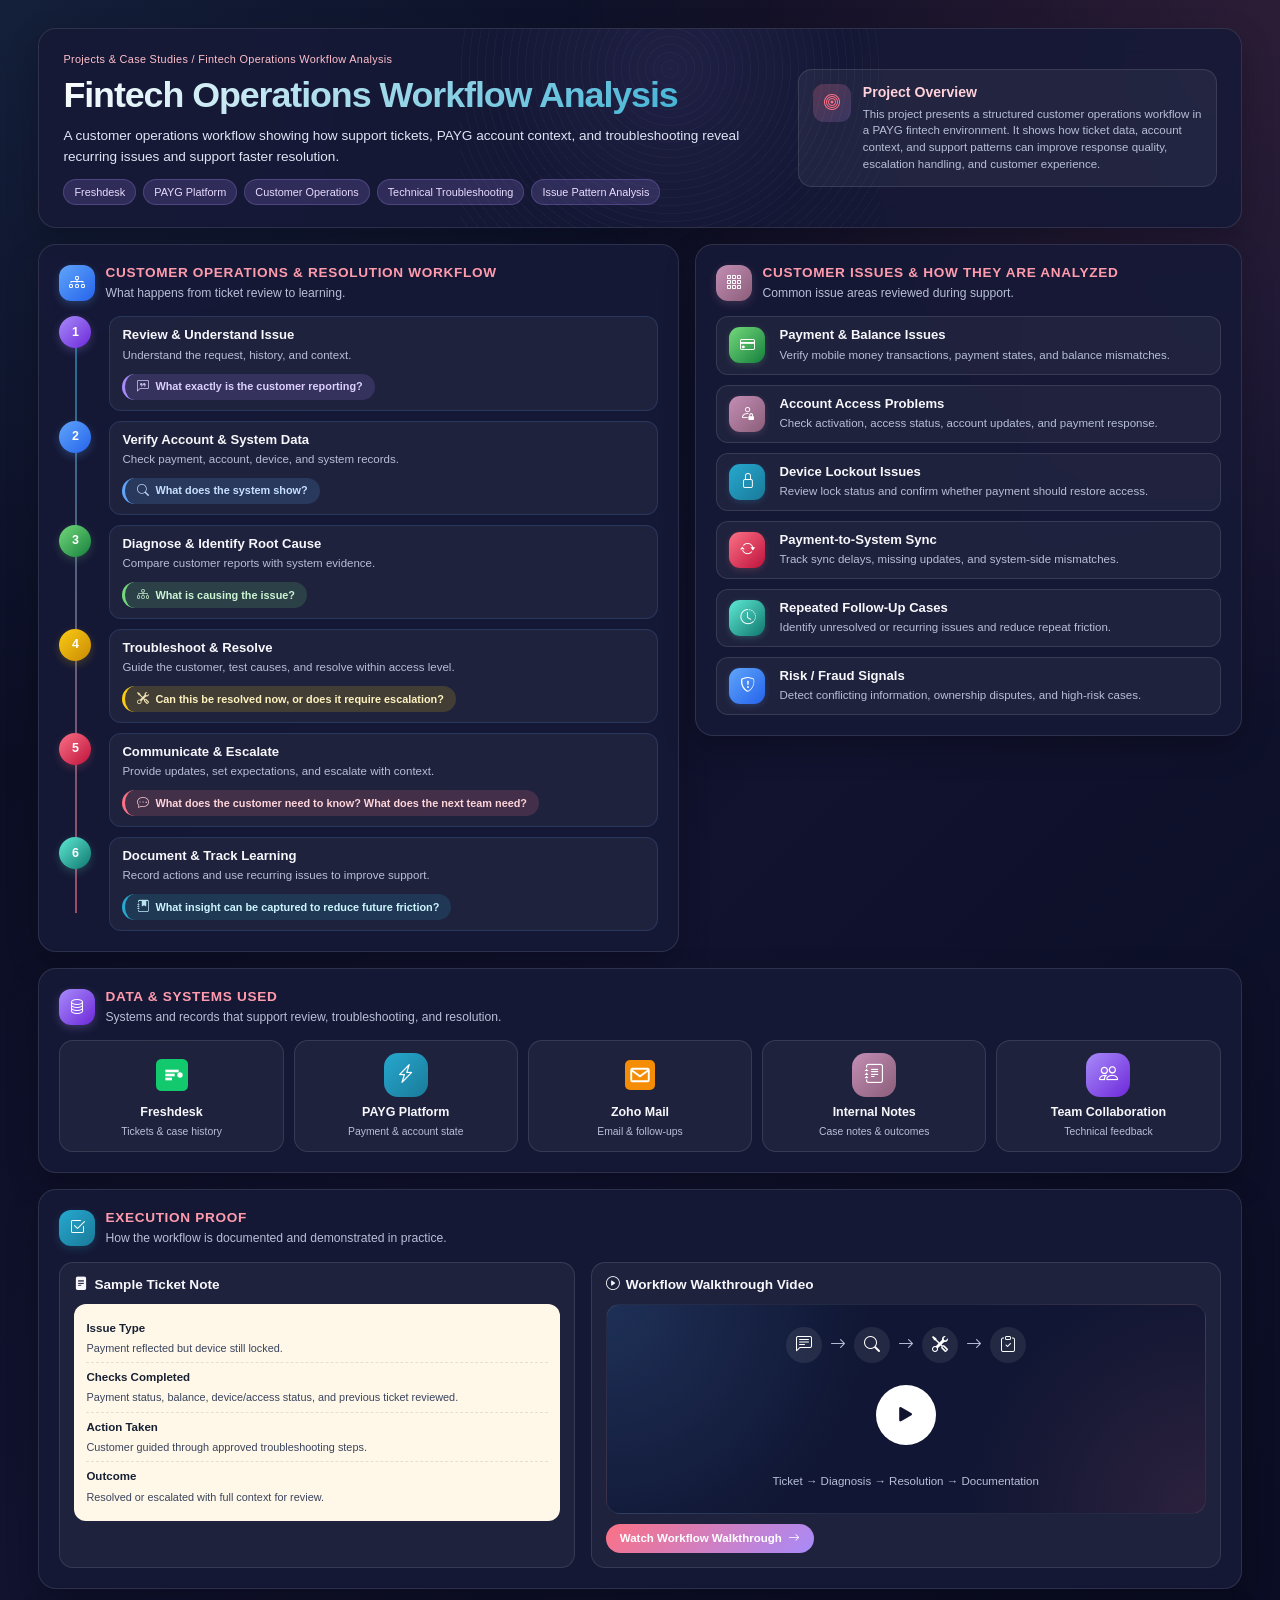
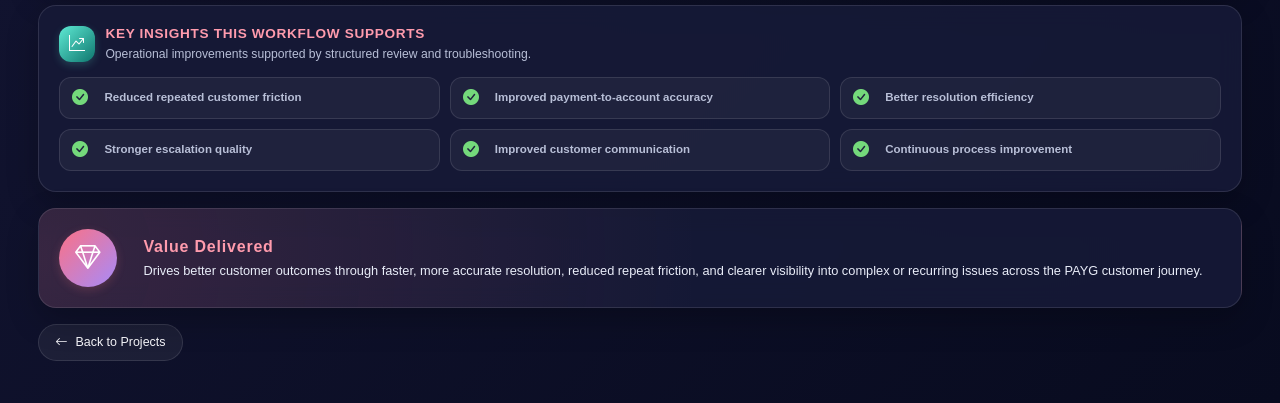
<file: Projects/fintech/try.html>
<!DOCTYPE html>
<html lang="en">
<head>
  <meta charset="UTF-8" />
  <meta name="viewport" content="width=device-width, initial-scale=1.0" />

  <title>Fintech Operations Workflow | Petra Biney</title>

  <link
    rel="stylesheet"
    href="https://cdn.jsdelivr.net/npm/bootstrap-icons@1.11.3/font/bootstrap-icons.css"
  />

  <style>
    :root {
      --bg-main: #080b1f;
      --bg-card: rgba(22, 25, 55, 0.92);
      --bg-card-soft: rgba(255, 255, 255, 0.045);
      --border-soft: rgba(255, 255, 255, 0.11);

      --text-main: #f7f7fb;
      --text-muted: #b8bfd7;

      --accent-blue: #60a5fa;
      --accent-purple: #a78bfa;
      --accent-green: #74d97b;
      --accent-yellow: #facc15;
      --accent-pink: #fb7185;
      --accent-teal: #5eead4;
      --accent-cyan: #26a8cf;
      --title-pink: #ff9bad;

      --section-gap: 16px;
      --card-padding: 20px;

      --radius-lg: 18px;
      --radius-md: 14px;
      --shadow-card: 0 12px 32px rgba(0, 0, 0, 0.24);
    }

    * {
      box-sizing: border-box;
      margin: 0;
      padding: 0;
    }

    body {
      font-family: "Inter", "Segoe UI", Arial, sans-serif;
      background:
        radial-gradient(circle at top left, rgba(96, 165, 250, 0.14), transparent 32%),
        radial-gradient(circle at top right, rgba(251, 113, 133, 0.12), transparent 30%),
        linear-gradient(135deg, #07091a 0%, #11132f 48%, #080b1f 100%);
      color: var(--text-main);
      line-height: 1.5;
    }

    .project-page {
      width: min(1320px, 94%);
      margin: 0 auto;
      padding: 28px 0 42px;
    }

    .dashboard-card {
      background: var(--bg-card);
      border: 1px solid var(--border-soft);
      border-radius: var(--radius-lg);
      box-shadow: var(--shadow-card);
      backdrop-filter: blur(12px);
      transition: transform 0.2s ease, box-shadow 0.2s ease;
    }

    .dashboard-card:hover {
      transform: translateY(-2px);
      box-shadow: 0 16px 36px rgba(0, 0, 0, 0.3);
    }

    h1, h2, h3 {
      line-height: 1.25;
    }

    h2 {
      font-size: 0.85rem;
      color: var(--title-pink);
      text-transform: uppercase;
      letter-spacing: 0.05em;
      font-weight: 700;
    }

    p {
      color: var(--text-muted);
    }

    a {
      color: inherit;
      text-decoration: none;
    }

    /* GLOBAL SPACING */
    .dashboard-grid {
      display: grid;
      gap: var(--section-gap);
      margin-bottom: var(--section-gap);
    }

    .hero,
    .tools-card,
    .proof-section,
    .insights-card,
    .value-card {
      margin-bottom: var(--section-gap);
    }

    .compact-card,
    .tools-card,
    .proof-section,
    .insights-card,
    .value-card {
      padding: var(--card-padding);
    }

    /* ===== HERO ===== */
    .hero {
      display: grid;
      grid-template-columns: 1.45fr 0.85fr;
      gap: 20px;
      padding: 22px 24px;
      position: relative;
      overflow: hidden;
    }

    .hero::before {
      content: "";
      position: absolute;
      width: 420px;
      height: 420px;
      right: 30%;
      top: -170px;
      background:
        radial-gradient(circle, rgba(167, 139, 250, 0.12), transparent 64%),
        repeating-radial-gradient(circle, rgba(255, 255, 255, 0.045) 0 1px, transparent 1px 8px);
      opacity: 0.65;
      pointer-events: none;
    }

    .hero-text, .overview-card { position: relative; z-index: 2; }
    .breadcrumb { color: #ffc0cb; font-size: 0.68rem; margin-bottom: 6px; letter-spacing: 0.03em; }
    .hero h1 {
      font-size: clamp(1.85rem, 2.8vw, 2.75rem);
      max-width: 720px;
      margin-bottom: 8px;
      letter-spacing: -0.03em;
      background: linear-gradient(135deg, #ffffff, var(--accent-cyan));
      -webkit-background-clip: text;
      background-clip: text;
      -webkit-text-fill-color: transparent;
    }
    .hero-subtitle {
      max-width: 720px;
      font-size: 0.85rem;
      line-height: 1.5;
      color: #e0e5f5;
      margin-bottom: 12px;
    }
    .tag-group { display: flex; flex-wrap: wrap; gap: 7px; }
    .tag-group span {
      background: rgba(167, 139, 250, 0.18);
      color: #e9ddff;
      border: 1px solid rgba(167, 139, 250, 0.25);
      border-radius: 999px;
      padding: 4px 10px;
      font-size: 0.68rem;
      transition: all 0.2s;
    }
    .tag-group span:hover { background: rgba(167, 139, 250, 0.3); transform: translateY(-1px); }

    .overview-card {
      display: grid;
      grid-template-columns: 38px 1fr;
      gap: 12px;
      align-self: center;
      padding: 14px;
      border-radius: 14px;
      background: rgba(255, 255, 255, 0.055);
      border: 1px solid var(--border-soft);
    }
    .overview-icon {
      width: 38px;
      height: 38px;
      display: grid;
      place-items: center;
      border-radius: 11px;
      background: linear-gradient(135deg, rgba(251, 113, 133, 0.24), rgba(167, 139, 250, 0.18));
      color: var(--accent-pink);
      font-size: 1rem;
    }
    .overview-card h3 { margin-bottom: 4px; color: #ffd1da; font-size: 0.88rem; font-weight: 600; }
    .overview-card p { font-size: 0.72rem; line-height: 1.45; }

    /* ===== SECTION HEADINGS (Gradient + Glow) ===== */
    .main-grid { grid-template-columns: 1.08fr 0.92fr; align-items: start; }

    .section-heading {
      display: flex;
      align-items: flex-start;
      gap: 10px;
      margin-bottom: 14px;
    }
    .section-heading p { font-size: 0.76rem; margin-top: 2px; }

    .section-icon {
      min-width: 36px;
      height: 36px;
      display: grid;
      place-items: center;
      border-radius: 12px;
      font-size: 1rem;
      color: white;
    }
    .section-icon.blue { background: linear-gradient(135deg, #60a5fa, #2563eb); box-shadow: 0 3px 8px rgba(96, 165, 250, 0.25); }
    .section-icon.green { background: linear-gradient(135deg, #c38eb4, #8b5e7a); box-shadow: 0 3px 8px rgba(195, 142, 180, 0.2); }
    .section-icon.purple { background: linear-gradient(135deg, #a78bfa, #6d28d9); box-shadow: 0 3px 8px rgba(167, 139, 250, 0.25); }
    .section-icon.yellow { background: linear-gradient(135deg, #26a8cf, #1a7a99); box-shadow: 0 3px 8px rgba(38, 168, 207, 0.2); }
    .section-icon.teal { background: linear-gradient(135deg, #5eead4, #0f766e); box-shadow: 0 3px 8px rgba(94, 234, 212, 0.2); }

    /* ===== WORKFLOW TIMELINE ===== */
    .compact-timeline {
      display: grid;
      gap: 10px;
      position: relative;
    }
    .compact-timeline::before {
      content: "";
      position: absolute;
      top: 18px;
      bottom: 18px;
      left: 16px;
      width: 2px;
      background: linear-gradient(to bottom, var(--accent-cyan), var(--accent-pink));
      opacity: 0.6;
    }
    .timeline-row {
      display: grid;
      grid-template-columns: 40px 1fr;
      gap: 10px;
      position: relative;
    }
    .timeline-number {
      width: 32px;
      height: 32px;
      display: grid;
      place-items: center;
      border-radius: 50%;
      font-weight: 800;
      font-size: 0.78rem;
      color: #fff;
      z-index: 2;
    }
    .timeline-row > div {
      padding: 10px 12px;
      border-radius: 12px;
      background: var(--bg-card-soft);
      border: 1px solid rgba(96, 165, 250, 0.16);
    }
    .timeline-row h3 { font-size: 0.82rem; margin-bottom: 3px; }
    .timeline-row p { font-size: 0.72rem; line-height: 1.45; }

    /* ENHANCED THINKING PROMPTS (Pills with icons) */
    .thinking-prompt {
      display: inline-flex;
      align-items: center;
      gap: 6px;
      margin-top: 10px;
      padding: 4px 12px;
      border-radius: 40px;
      font-size: 0.68rem;
      font-weight: 600;
      transition: all 0.2s;
    }
    .thinking-prompt:hover { transform: translateX(3px); filter: brightness(1.05); }
    .thinking-prompt i { font-size: 0.75rem; opacity: 0.9; }

    .prompt-1 { background: rgba(167, 139, 250, 0.16); border-left: 3px solid #A78BFA; color: #ddd0ff; }
    .prompt-2 { background: rgba(96, 165, 250, 0.16); border-left: 3px solid #60A5FA; color: #c7e2ff; }
    .prompt-3 { background: rgba(116, 217, 123, 0.16); border-left: 3px solid #74D97B; color: #ccf5d4; }
    .prompt-4 { background: rgba(250, 204, 21, 0.16); border-left: 3px solid #FACC15; color: #fff3bf; }
    .prompt-5 { background: rgba(251, 113, 133, 0.16); border-left: 3px solid #FB7185; color: #ffd5da; }
    .prompt-6 { background: rgba(38, 168, 207, 0.16); border-left: 3px solid #26A8CF; color: #cbf6ff; }

    .purple { background: linear-gradient(135deg, #a78bfa, #6d28d9); box-shadow: 0 3px 8px rgba(167,139,250,0.25); }
    .blue { background: linear-gradient(135deg, #60a5fa, #2563eb); box-shadow: 0 3px 8px rgba(96,165,250,0.25); }
    .green { background: linear-gradient(135deg, #74d97b, #15803d); box-shadow: 0 3px 8px rgba(116,217,123,0.2); }
    .yellow { background: linear-gradient(135deg, #facc15, #ca8a04); box-shadow: 0 3px 8px rgba(250,204,21,0.2); }
    .pink { background: linear-gradient(135deg, #fb7185, #be123c); box-shadow: 0 3px 8px rgba(251,113,133,0.2); }
    .teal { background: linear-gradient(135deg, #5eead4, #0f766e); box-shadow: 0 3px 8px rgba(94,234,212,0.2); }

    /* ===== CUSTOMER ISSUES ===== */
    .issue-stack { display: grid; gap: 10px; }
    .issue-line {
      display: grid;
      grid-template-columns: 40px 1fr;
      gap: 10px;
      padding: 10px 12px;
      border-radius: 12px;
      background: var(--bg-card-soft);
      border: 1px solid var(--border-soft);
      transition: all 0.2s;
    }
    .issue-line:hover { background: rgba(255, 255, 255, 0.065); transform: translateX(3px); }
    .issue-line span {
      width: 36px;
      height: 36px;
      display: grid;
      place-items: center;
      border-radius: 11px;
      font-size: 0.95rem;
      color: white;
    }
    .issue-line.payment span { background: linear-gradient(135deg, #74d97b, #15803d); box-shadow: 0 2px 6px rgba(116,217,123,0.2); }
    .issue-line.account span { background: linear-gradient(135deg, #c38eb4, #8b5e7a); box-shadow: 0 2px 6px rgba(195,142,180,0.2); }
    .issue-line.lockout span { background: linear-gradient(135deg, #26a8cf, #1a7a99); box-shadow: 0 2px 6px rgba(38,168,207,0.2); }
    .issue-line.sync span { background: linear-gradient(135deg, #fb7185, #be123c); box-shadow: 0 2px 6px rgba(251,113,133,0.2); }
    .issue-line.followup span { background: linear-gradient(135deg, #5eead4, #0f766e); box-shadow: 0 2px 6px rgba(94,234,212,0.2); }
    .issue-line.risk span { background: linear-gradient(135deg, #60a5fa, #2563eb); box-shadow: 0 2px 6px rgba(96,165,250,0.2); }
    .issue-line h3 { font-size: 0.82rem; margin-bottom: 3px; }
    .issue-line p { font-size: 0.72rem; line-height: 1.45; }

    /* ===== TOOLS STRIP (SVG Logos + Brand Colors) ===== */
    .tools-strip {
      display: grid;
      grid-template-columns: repeat(5, 1fr);
      gap: 10px;
    }
    .tool-pill {
      display: flex;
      flex-direction: column;
      align-items: center;
      text-align: center;
      padding: 12px 8px;
      border-radius: 14px;
      background: var(--bg-card-soft);
      border: 1px solid var(--border-soft);
      transition: all 0.2s ease;
    }
    .tool-pill:hover { transform: translateY(-3px); background: rgba(96, 165, 250, 0.08); border-color: rgba(96, 165, 250, 0.25); }
    .tool-pill .tool-icon-svg {
      width: 44px;
      height: 44px;
      display: grid;
      place-items: center;
      border-radius: 14px;
      margin-bottom: 8px;
    }
    .tool-pill.freshdesk .tool-icon-svg svg { width: 32px; height: 32px; }
    .tool-pill.zoho .tool-icon-svg svg { width: 30px; height: 30px; }
    .tool-pill.payg .tool-icon-svg { background: linear-gradient(135deg, #26a8cf, #1a7a99); color: white; font-size: 1.2rem; }
    .tool-pill.notes .tool-icon-svg { background: linear-gradient(135deg, #c38eb4, #8b5e7a); color: white; font-size: 1.2rem; }
    .tool-pill.team .tool-icon-svg { background: linear-gradient(135deg, #a78bfa, #6d28d9); color: white; font-size: 1.2rem; }
    .tool-pill h3 { font-size: 0.78rem; font-weight: 700; margin-bottom: 3px; }
    .tool-pill p { font-size: 0.65rem; }

    /* ===== EXECUTION PROOF ===== */
    .proof-grid { display: grid; grid-template-columns: 0.9fr 1.1fr; gap: 16px; }
    .ticket-card, .video-card {
      padding: 14px;
      border-radius: 14px;
      background: var(--bg-card-soft);
      border: 1px solid var(--border-soft);
    }
    .ticket-card h3, .video-card h3 { margin-bottom: 10px; font-size: 0.85rem; display: flex; align-items: center; gap: 6px; }
    .ticket-box {
      background: #fff8e9;
      border-radius: 12px;
      padding: 10px 12px;
      color: #26324a;
    }
    .ticket-row { padding: 6px 0; border-bottom: 1px dashed rgba(0, 0, 0, 0.1); }
    .ticket-row:last-child { border-bottom: none; }
    .ticket-row strong { color: #172033; font-size: 0.72rem; display: block; margin-bottom: 3px; }
    .ticket-row p { color: #39435d; font-size: 0.68rem; margin-top: 2px; }
    .video-box {
      min-height: 210px;
      display: grid;
      place-items: center;
      text-align: center;
      padding: 16px;
      border-radius: 14px;
      background: radial-gradient(circle at top left, rgba(96,165,250,0.18), transparent 42%),
                  radial-gradient(circle at bottom right, rgba(251,113,133,0.12), transparent 38%),
                  #101633;
      border: 1px solid rgba(255,255,255,0.08);
    }
    .video-flow { display: flex; align-items: center; gap: 8px; color: var(--text-muted); flex-wrap: wrap; justify-content: center; }
    .video-flow span { width: 36px; height: 36px; display: grid; place-items: center; border-radius: 50%; background: rgba(255,255,255,0.08); color: #fff; }
    .play-button {
      width: 60px;
      height: 60px;
      display: grid;
      place-items: center;
      border: none;
      border-radius: 50%;
      background: #ffffff;
      color: #11132f;
      font-size: 1.6rem;
      cursor: pointer;
      transition: transform 0.2s;
      margin: 8px auto;
    }
    .play-button:hover { transform: scale(1.04); box-shadow: 0 0 12px rgba(255,255,255,0.2); }
    .video-box p { font-size: 0.72rem; margin-top: 6px; }
    .video-link {
      display: inline-flex;
      align-items: center;
      gap: 6px;
      margin-top: 10px;
      padding: 6px 14px;
      border-radius: 999px;
      background: linear-gradient(135deg, #fb7185, #a78bfa);
      color: #fff;
      font-size: 0.72rem;
      font-weight: 600;
    }

    /* ===== INSIGHTS ===== */
    .insight-chips { display: grid; grid-template-columns: repeat(3, 1fr); gap: 10px; }
    .insight-chip {
      display: flex;
      gap: 8px;
      align-items: center;
      padding: 8px 12px;
      border-radius: 12px;
      background: var(--bg-card-soft);
      border: 1px solid var(--border-soft);
      transition: all 0.2s;
    }
    .insight-chip:hover { transform: translateX(3px); background: rgba(96,165,250,0.08); }
    .insight-chip i { color: var(--accent-green); font-size: 1rem; width: 24px; }
    .insight-chip span { color: var(--text-muted); font-size: 0.72rem; font-weight: 600; }

    /* ===== VALUE CARD ===== */
    .value-card {
      display: grid;
      grid-template-columns: 68px 1fr;
      gap: 16px;
      align-items: center;
      background: radial-gradient(circle at left, rgba(251, 113, 133, 0.15), transparent 55%),
                  rgba(22, 25, 55, 0.92);
    }
    .value-icon {
      width: 58px;
      height: 58px;
      display: grid;
      place-items: center;
      border-radius: 50%;
      background: linear-gradient(135deg, #fb7185, #a78bfa);
      color: white;
      font-size: 1.6rem;
      box-shadow: 0 3px 10px rgba(251, 113, 133, 0.2);
      transition: transform 0.2s;
    }
    .value-card:hover .value-icon { transform: scale(1.03); }
    .value-card h2 { color: var(--title-pink); text-transform: none; font-size: 1rem; margin-bottom: 4px; }
    .value-card p { font-size: 0.8rem; line-height: 1.5; color: #e9edf9; }

    /* ===== BACK LINK ===== */
    .back-link-wrap { display: flex; justify-content: flex-start; margin-top: 8px; }
    .back-link {
      display: inline-flex;
      gap: 8px;
      align-items: center;
      padding: 8px 16px;
      border-radius: 999px;
      background: rgba(255, 255, 255, 0.06);
      border: 1px solid var(--border-soft);
      color: var(--text-main);
      font-size: 0.78rem;
      transition: all 0.2s;
    }
    .back-link:hover { gap: 12px; background: rgba(96, 165, 250, 0.1); }

    /* ===== RESPONSIVE ===== */
    @media (max-width: 1180px) {
      .hero, .main-grid, .proof-grid { grid-template-columns: 1fr; }
      .tools-strip, .insight-chips { grid-template-columns: repeat(2, 1fr); }
    }
    @media (max-width: 760px) {
      .project-page { width: min(94%, 680px); padding: 20px 0; }
      .hero, .compact-card, .tools-card, .proof-section, .insights-card, .value-card { padding: 16px; }
      .overview-card { grid-template-columns: 1fr; text-align: center; }
      .overview-icon { margin: 0 auto; }
      .hero h1 { font-size: 1.9rem; }
      .tools-strip, .insight-chips { grid-template-columns: 1fr; }
      .value-card { grid-template-columns: 1fr; text-align: center; }
      .value-icon { margin: 0 auto; }
      .timeline-row { grid-template-columns: 1fr; text-align: center; }
      .timeline-number { margin: 0 auto; }
      .compact-timeline::before { display: none; }
      .issue-line { grid-template-columns: 1fr; text-align: center; }
      .issue-line span { margin: 0 auto 6px; }
      .thinking-prompt { justify-content: center; }
    }
  </style>
</head>
<body>

<main class="project-page">

  <!-- HERO SECTION -->
  <section class="hero dashboard-card">
    <div class="hero-text">
      <p class="breadcrumb">Projects & Case Studies / Fintech Operations Workflow Analysis</p>
      <h1>Fintech Operations Workflow Analysis</h1>
      <p class="hero-subtitle">
        A customer operations workflow showing how support tickets, PAYG account context,
        and troubleshooting reveal recurring issues and support faster resolution.
      </p>
      <div class="tag-group">
        <span>Freshdesk</span>
        <span>PAYG Platform</span>
        <span>Customer Operations</span>
        <span>Technical Troubleshooting</span>
        <span>Issue Pattern Analysis</span>
      </div>
    </div>
    <div class="overview-card">
      <div class="overview-icon"><i class="bi bi-bullseye"></i></div>
      <div>
        <h3>Project Overview</h3>
        <p>This project presents a structured customer operations workflow in a PAYG fintech environment. It shows how ticket data, account context, and support patterns can improve response quality, escalation handling, and customer experience.</p>
      </div>
    </div>
  </section>

  <!-- WORKFLOW + CUSTOMER ISSUES -->
  <section class="dashboard-grid main-grid">
    <article class="dashboard-card compact-card">
      <div class="section-heading">
        <span class="section-icon blue"><i class="bi bi-diagram-3"></i></span>
        <div><h2>Customer Operations & Resolution Workflow</h2><p>What happens from ticket review to learning.</p></div>
      </div>
      <div class="compact-timeline">
        <div class="timeline-row"><span class="timeline-number purple">1</span><div><h3>Review & Understand Issue</h3><p>Understand the request, history, and context.</p><div class="thinking-prompt prompt-1"><i class="bi bi-chat-left-quote"></i><span>What exactly is the customer reporting?</span></div></div></div>
        <div class="timeline-row"><span class="timeline-number blue">2</span><div><h3>Verify Account & System Data</h3><p>Check payment, account, device, and system records.</p><div class="thinking-prompt prompt-2"><i class="bi bi-search"></i><span>What does the system show?</span></div></div></div>
        <div class="timeline-row"><span class="timeline-number green">3</span><div><h3>Diagnose & Identify Root Cause</h3><p>Compare customer reports with system evidence.</p><div class="thinking-prompt prompt-3"><i class="bi bi-diagram-3"></i><span>What is causing the issue?</span></div></div></div>
        <div class="timeline-row"><span class="timeline-number yellow">4</span><div><h3>Troubleshoot & Resolve</h3><p>Guide the customer, test causes, and resolve within access level.</p><div class="thinking-prompt prompt-4"><i class="bi bi-tools"></i><span>Can this be resolved now, or does it require escalation?</span></div></div></div>
        <div class="timeline-row"><span class="timeline-number pink">5</span><div><h3>Communicate & Escalate</h3><p>Provide updates, set expectations, and escalate with context.</p><div class="thinking-prompt prompt-5"><i class="bi bi-chat-dots"></i><span>What does the customer need to know? What does the next team need?</span></div></div></div>
        <div class="timeline-row"><span class="timeline-number teal">6</span><div><h3>Document & Track Learning</h3><p>Record actions and use recurring issues to improve support.</p><div class="thinking-prompt prompt-6"><i class="bi bi-journal-bookmark-fill"></i><span>What insight can be captured to reduce future friction?</span></div></div></div>
      </div>
    </article>

    <article class="dashboard-card compact-card">
      <div class="section-heading">
        <span class="section-icon green"><i class="bi bi-grid-3x3-gap"></i></span>
        <div><h2>Customer Issues & How They Are Analyzed</h2><p>Common issue areas reviewed during support.</p></div>
      </div>
      <div class="issue-stack">
        <div class="issue-line payment"><span><i class="bi bi-credit-card"></i></span><div><h3>Payment & Balance Issues</h3><p>Verify mobile money transactions, payment states, and balance mismatches.</p></div></div>
        <div class="issue-line account"><span><i class="bi bi-person-lock"></i></span><div><h3>Account Access Problems</h3><p>Check activation, access status, account updates, and payment response.</p></div></div>
        <div class="issue-line lockout"><span><i class="bi bi-lock"></i></span><div><h3>Device Lockout Issues</h3><p>Review lock status and confirm whether payment should restore access.</p></div></div>
        <div class="issue-line sync"><span><i class="bi bi-arrow-repeat"></i></span><div><h3>Payment-to-System Sync</h3><p>Track sync delays, missing updates, and system-side mismatches.</p></div></div>
        <div class="issue-line followup"><span><i class="bi bi-clock-history"></i></span><div><h3>Repeated Follow-Up Cases</h3><p>Identify unresolved or recurring issues and reduce repeat friction.</p></div></div>
        <div class="issue-line risk"><span><i class="bi bi-shield-exclamation"></i></span><div><h3>Risk / Fraud Signals</h3><p>Detect conflicting information, ownership disputes, and high-risk cases.</p></div></div>
      </div>
    </article>
  </section>

  <!-- DATA & SYSTEMS USED (SVG Logos) -->
  <section class="dashboard-card tools-card">
    <div class="section-heading">
      <span class="section-icon purple"><i class="bi bi-database"></i></span>
      <div><h2>Data & Systems Used</h2><p>Systems and records that support review, troubleshooting, and resolution.</p></div>
    </div>
    <div class="tools-strip">
      <div class="tool-pill freshdesk">
        <div class="tool-icon-svg"><svg viewBox="0 0 24 24" fill="none" width="32" height="32"><rect width="24" height="24" rx="4" fill="#13C96D"/><path d="M7 8H17V10H7V8Z" fill="white"/><path d="M7 11H14V13H7V11Z" fill="white"/><path d="M7 14H12V16H7V14Z" fill="white"/><circle cx="18" cy="12" r="2" fill="white"/></svg></div>
        <div><h3>Freshdesk</h3><p>Tickets & case history</p></div>
      </div>
      <div class="tool-pill payg">
        <div class="tool-icon-svg"><i class="bi bi-lightning-charge"></i></div>
        <div><h3>PAYG Platform</h3><p>Payment & account state</p></div>
      </div>
      <div class="tool-pill zoho">
        <div class="tool-icon-svg"><svg viewBox="0 0 24 24" fill="none" width="30" height="30"><rect width="24" height="24" rx="4" fill="#F48C06"/><path d="M5 8L12 13L19 8" stroke="white" stroke-width="1.5" fill="none"/><rect x="5" y="7" width="14" height="10" rx="1" stroke="white" stroke-width="1.5" fill="none"/></svg></div>
        <div><h3>Zoho Mail</h3><p>Email & follow-ups</p></div>
      </div>
      <div class="tool-pill notes">
        <div class="tool-icon-svg"><i class="bi bi-journal-text"></i></div>
        <div><h3>Internal Notes</h3><p>Case notes & outcomes</p></div>
      </div>
      <div class="tool-pill team">
        <div class="tool-icon-svg"><i class="bi bi-people"></i></div>
        <div><h3>Team Collaboration</h3><p>Technical feedback</p></div>
      </div>
    </div>
  </section>

  <!-- EXECUTION PROOF -->
  <section class="dashboard-card proof-section">
    <div class="section-heading">
      <span class="section-icon yellow"><i class="bi bi-check2-square"></i></span>
      <div><h2>Execution Proof</h2><p>How the workflow is documented and demonstrated in practice.</p></div>
    </div>
    <div class="proof-grid">
      <article class="ticket-card"><h3><i class="bi bi-file-text-fill"></i> Sample Ticket Note</h3><div class="ticket-box"><div class="ticket-row"><strong>Issue Type</strong><p>Payment reflected but device still locked.</p></div><div class="ticket-row"><strong>Checks Completed</strong><p>Payment status, balance, device/access status, and previous ticket reviewed.</p></div><div class="ticket-row"><strong>Action Taken</strong><p>Customer guided through approved troubleshooting steps.</p></div><div class="ticket-row"><strong>Outcome</strong><p>Resolved or escalated with full context for review.</p></div></div></article>
      <article class="video-card"><h3><i class="bi bi-play-circle"></i> Workflow Walkthrough Video</h3><div class="video-box"><div class="video-flow"><span><i class="bi bi-chat-left-text"></i></span><i class="bi bi-arrow-right"></i><span><i class="bi bi-search"></i></span><i class="bi bi-arrow-right"></i><span><i class="bi bi-tools"></i></span><i class="bi bi-arrow-right"></i><span><i class="bi bi-clipboard-check"></i></span></div><button class="play-button" type="button" onclick="alert('🎬 Walkthrough demo: Ticket → Diagnosis → Resolution → Documentation')"><i class="bi bi-play-fill"></i></button><p>Ticket → Diagnosis → Resolution → Documentation</p></div><a href="#" class="video-link" onclick="alert('Full walkthrough video coming soon'); return false;">Watch Workflow Walkthrough <i class="bi bi-arrow-right"></i></a></article>
    </div>
  </section>

  <!-- KEY INSIGHTS -->
  <section class="dashboard-card insights-card">
    <div class="section-heading">
      <span class="section-icon teal"><i class="bi bi-graph-up-arrow"></i></span>
      <div><h2>Key Insights This Workflow Supports</h2><p>Operational improvements supported by structured review and troubleshooting.</p></div>
    </div>
    <div class="insight-chips">
      <div class="insight-chip"><i class="bi bi-check-circle-fill"></i><span>Reduced repeated customer friction</span></div>
      <div class="insight-chip"><i class="bi bi-check-circle-fill"></i><span>Improved payment-to-account accuracy</span></div>
      <div class="insight-chip"><i class="bi bi-check-circle-fill"></i><span>Better resolution efficiency</span></div>
      <div class="insight-chip"><i class="bi bi-check-circle-fill"></i><span>Stronger escalation quality</span></div>
      <div class="insight-chip"><i class="bi bi-check-circle-fill"></i><span>Improved customer communication</span></div>
      <div class="insight-chip"><i class="bi bi-check-circle-fill"></i><span>Continuous process improvement</span></div>
    </div>
  </section>

  <!-- VALUE DELIVERED -->
  <section class="dashboard-card value-card">
    <div class="value-icon"><i class="bi bi-gem"></i></div>
    <div><h2>Value Delivered</h2><p>Drives better customer outcomes through faster, more accurate resolution, reduced repeat friction, and clearer visibility into complex or recurring issues across the PAYG customer journey.</p></div>
  </section>

  <!-- BACK LINK -->
  <div class="back-link-wrap">
    <a href="#" class="back-link"><i class="bi bi-arrow-left"></i> Back to Projects</a>
  </div>

</main>

</body>
</html>
</file>
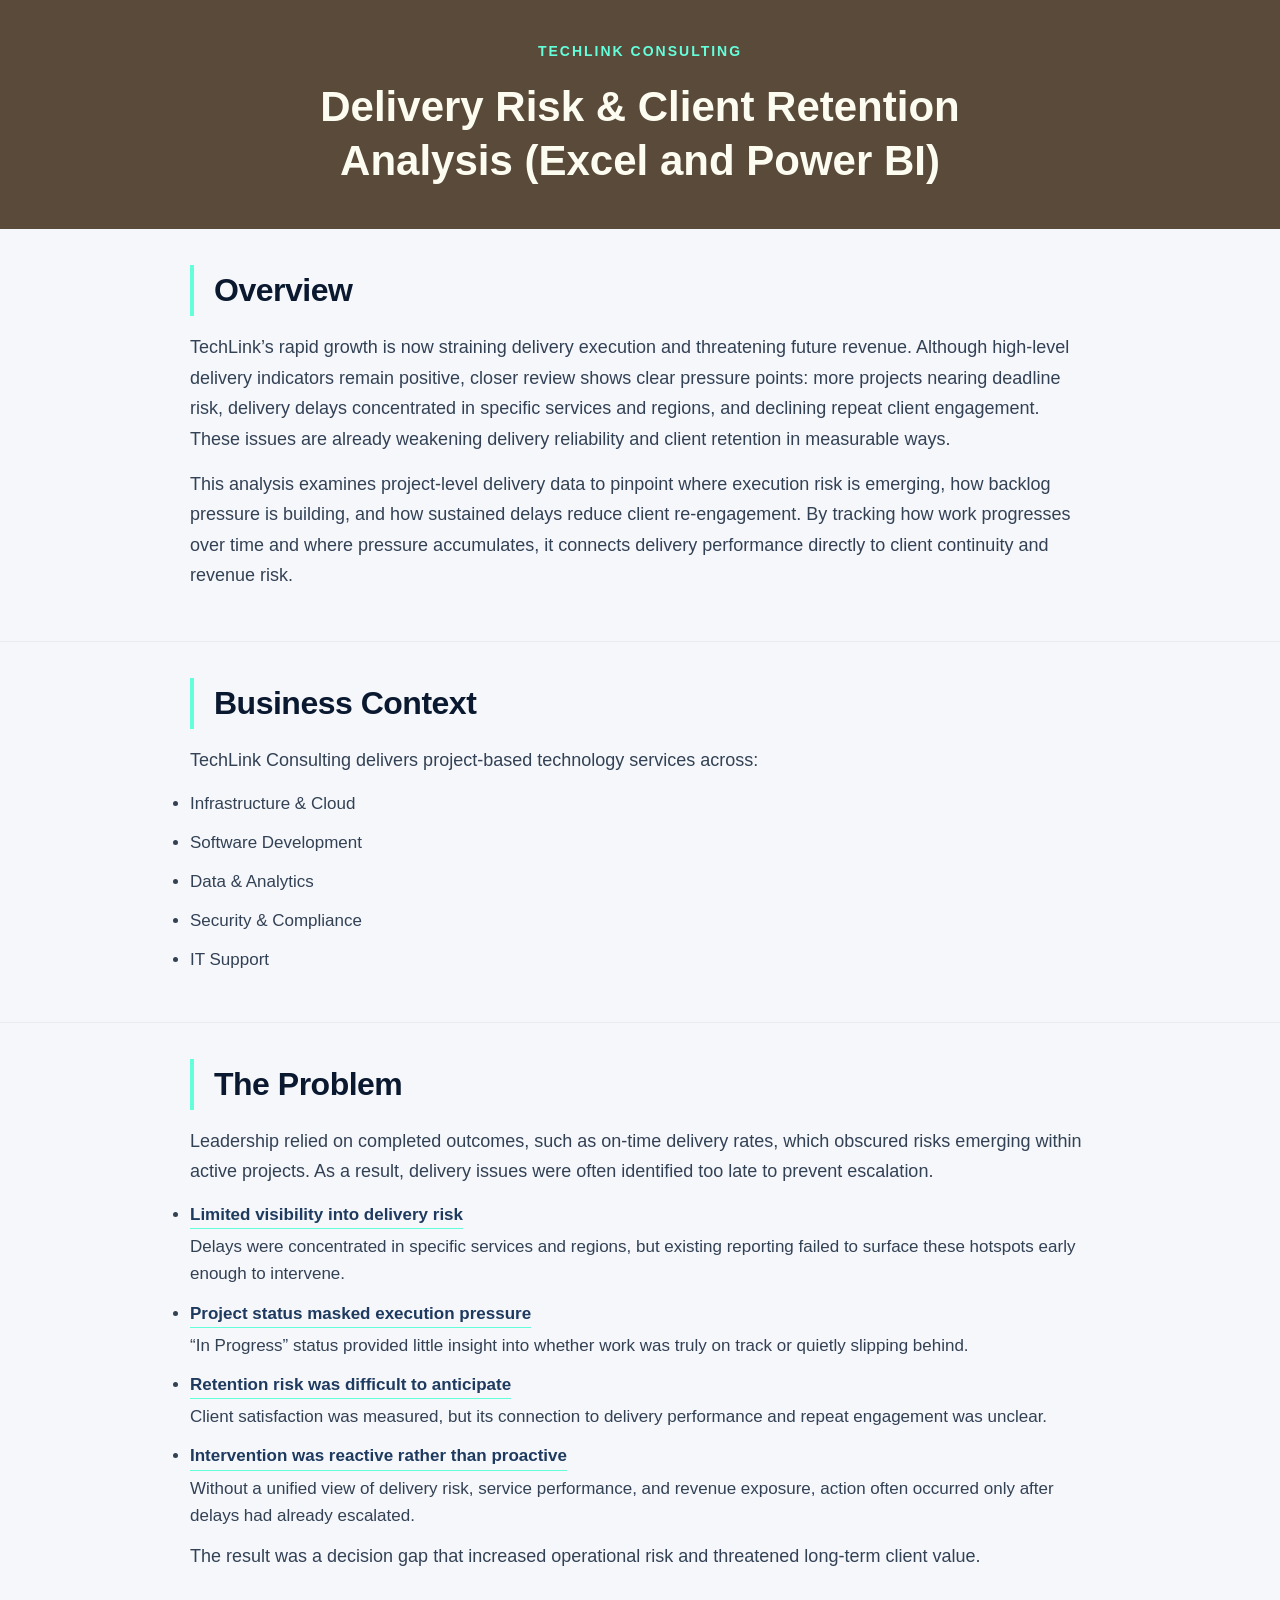
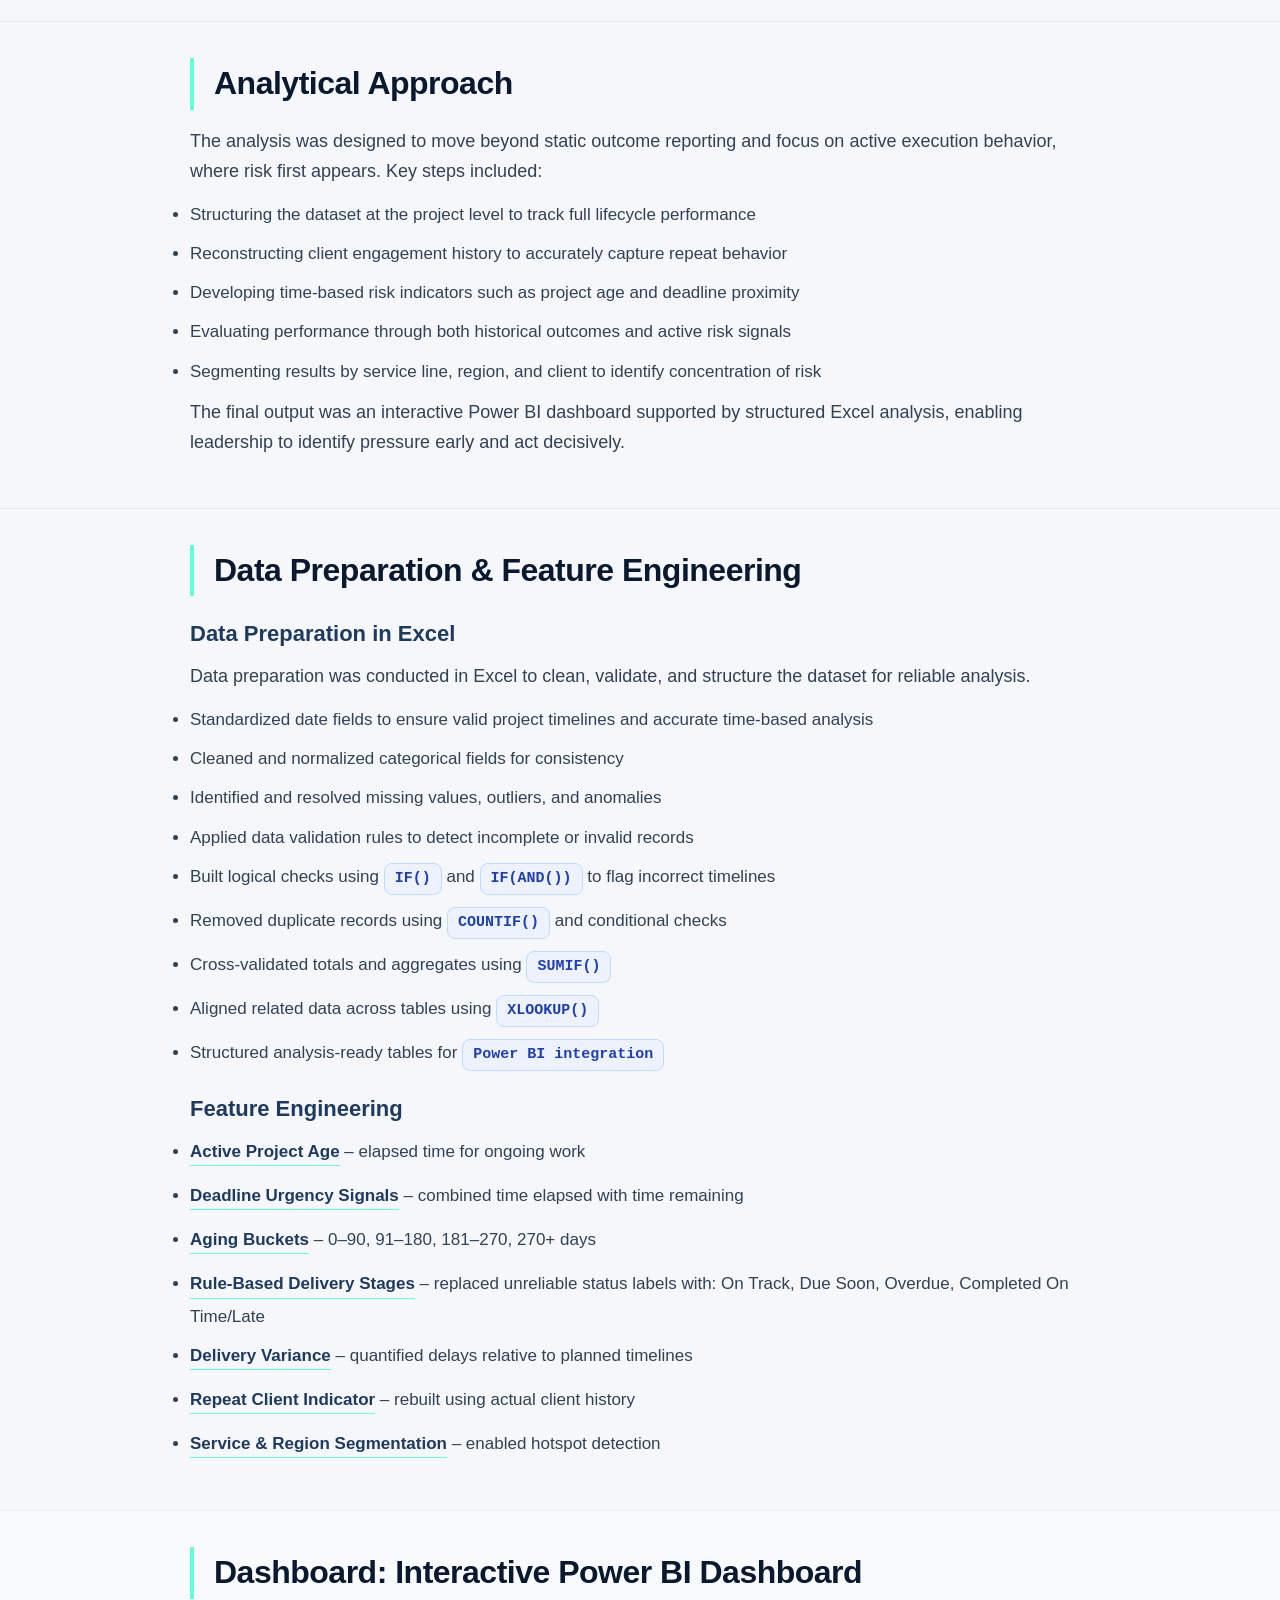
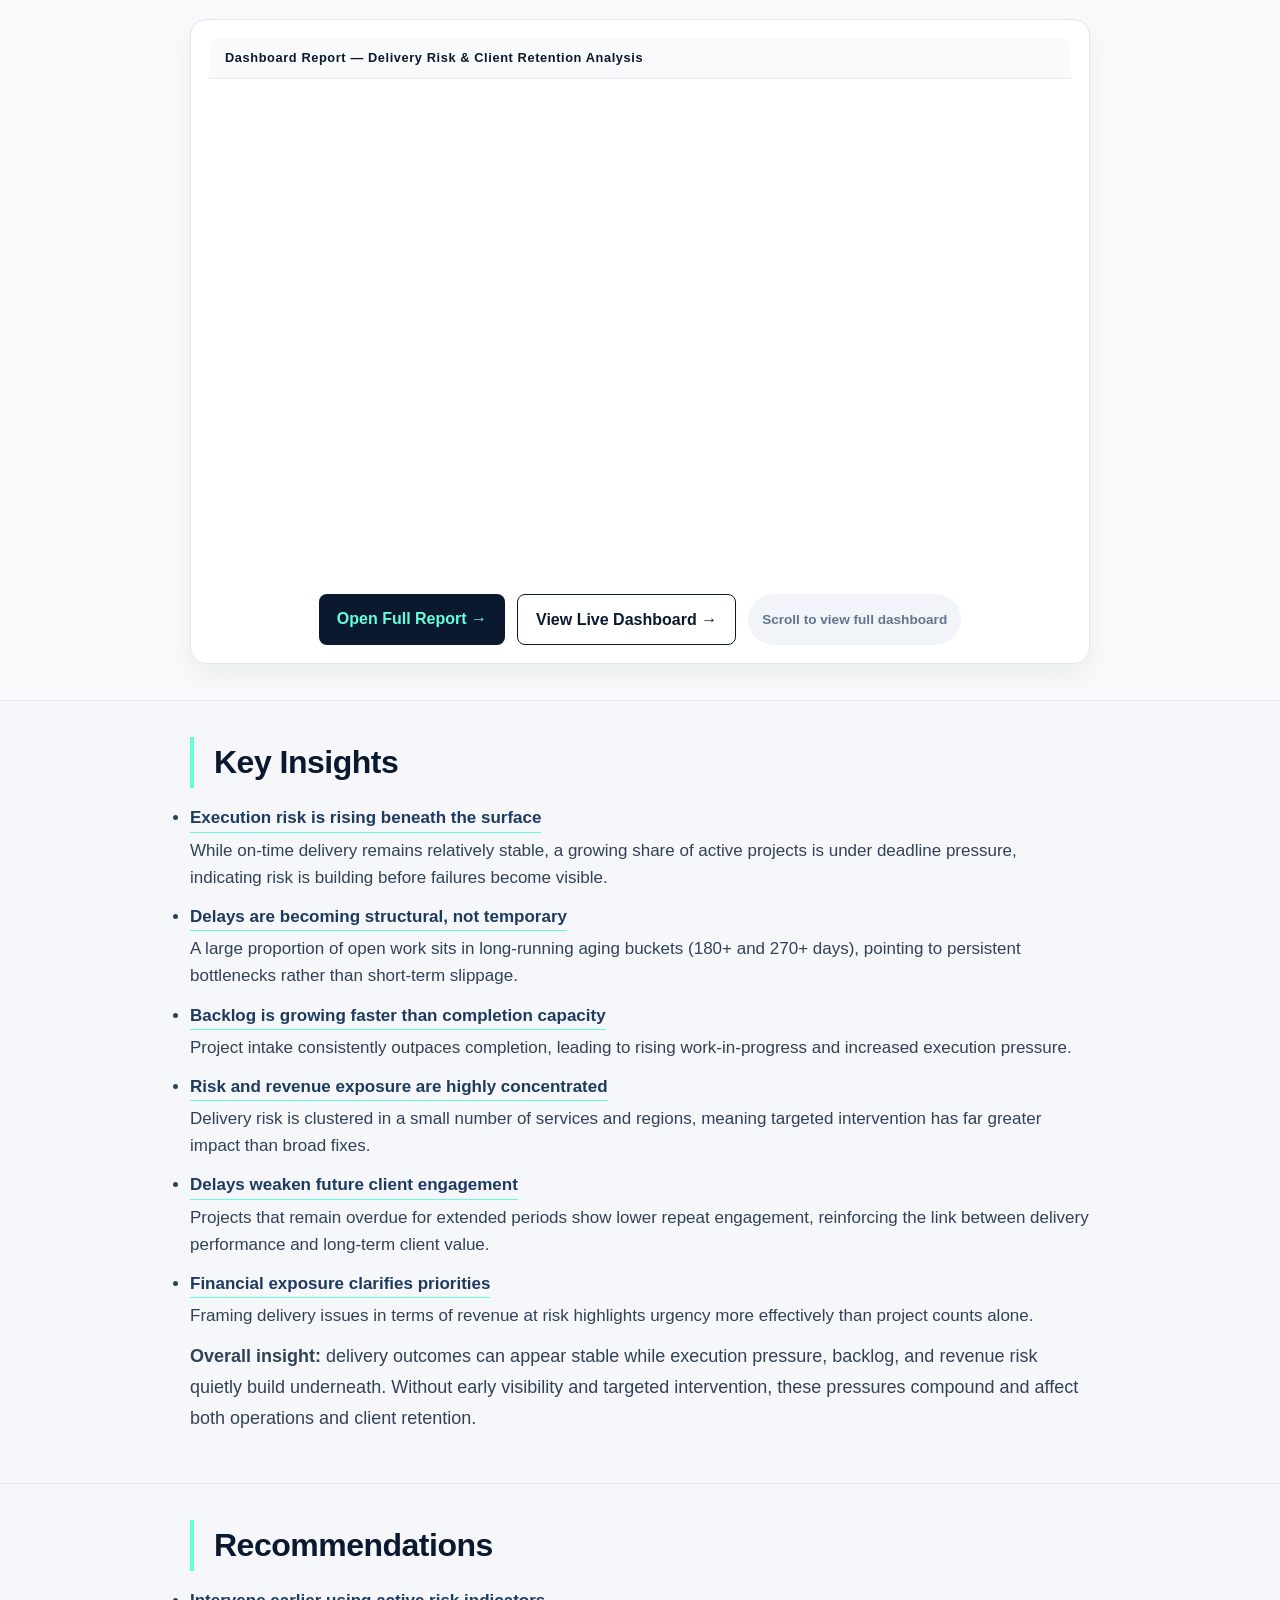
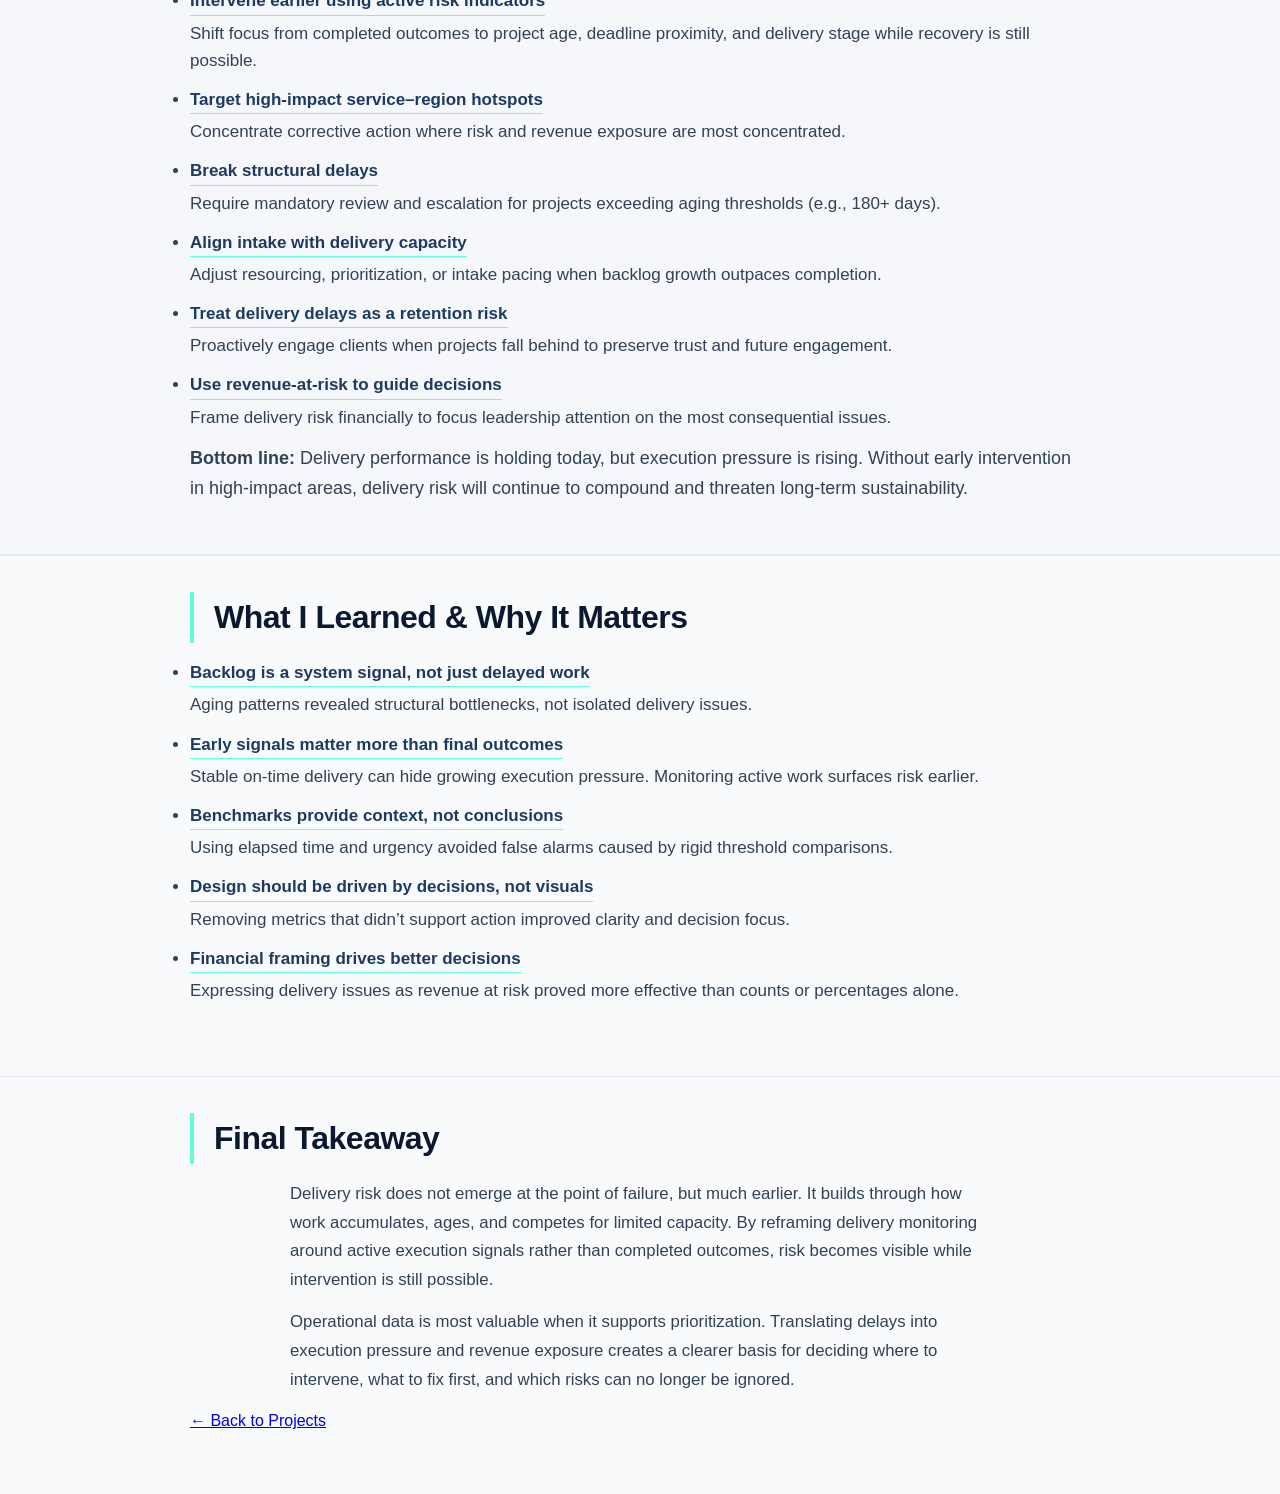
<file: Projects/Techlink/techlink-project.html>
<!DOCTYPE html>
<html lang="en">
<head>
  <meta charset="UTF-8">
  <title>TechLink Case Study</title>

  <!-- LINK YOUR CSS HERE -->
  <link rel="stylesheet" href="techlink-styles.css">

</head>

<body>

  <!-- HERO -->
  <section class="case-hero">
    <p class="case-label">TechLink Consulting</p>
    <h1>Delivery Risk &amp; Client Retention Analysis (Excel and Power BI)</h1>
  </section>

  <!-- OVERVIEW -->
  <section class="case-section">
    <h2>Overview</h2>
    <p>
      TechLink’s rapid growth is now straining delivery execution and threatening future revenue.
      Although high‑level delivery indicators remain positive, closer review shows clear pressure points:
      more projects nearing deadline risk, delivery delays concentrated in specific services and regions,
      and declining repeat client engagement.
      These issues are already weakening delivery reliability and client retention in measurable ways.
    </p>
    <p>
      This analysis examines project‑level delivery data to pinpoint where execution risk is emerging,
      how backlog pressure is building, and how sustained delays reduce client re‑engagement.
      By tracking how work progresses over time and where pressure accumulates,
      it connects delivery performance directly to client continuity and revenue risk.
    </p>
  </section>

  <!-- BUSINESS CONTEXT -->
  <section class="case-section">
    <h2>Business Context</h2>
    <p>TechLink Consulting delivers project‑based technology services across:</p>
    <ul>
      <li>Infrastructure &amp; Cloud</li>
      <li>Software Development</li>
      <li>Data &amp; Analytics</li>
      <li>Security &amp; Compliance</li>
      <li>IT Support</li>
    </ul>
  </section>

  <!-- PROBLEM -->
  <section class="case-section">
    <h2>The Problem</h2>
    <p>
      Leadership relied on completed outcomes, such as on‑time delivery rates,
      which obscured risks emerging within active projects.
      As a result, delivery issues were often identified too late to prevent escalation.
    </p>
    <ul>
      <li>
        <strong>Limited visibility into delivery risk</strong><br>
        Delays were concentrated in specific services and regions, but existing reporting failed
        to surface these hotspots early enough to intervene.
      </li>
      <li>
        <strong>Project status masked execution pressure</strong><br>
        “In Progress” status provided little insight into whether work was truly on track
        or quietly slipping behind.
      </li>
      <li>
        <strong>Retention risk was difficult to anticipate</strong><br>
        Client satisfaction was measured, but its connection to delivery performance
        and repeat engagement was unclear.
      </li>
      <li>
        <strong>Intervention was reactive rather than proactive</strong><br>
        Without a unified view of delivery risk, service performance, and revenue exposure,
        action often occurred only after delays had already escalated.
      </li>
    </ul>
    <p>
      The result was a decision gap that increased operational risk
      and threatened long‑term client value.
    </p>
  </section>

  <!-- ANALYTICAL APPROACH -->
  <section class="case-section">
    <h2>Analytical Approach</h2>
    <p>
      The analysis was designed to move beyond static outcome reporting
      and focus on active execution behavior, where risk first appears.
      Key steps included:
    </p>
    <ul>
      <li>Structuring the dataset at the project level to track full lifecycle performance</li>
      <li>Reconstructing client engagement history to accurately capture repeat behavior</li>
      <li>Developing time‑based risk indicators such as project age and deadline proximity</li>
      <li>Evaluating performance through both historical outcomes and active risk signals</li>
      <li>Segmenting results by service line, region, and client to identify concentration of risk</li>
    </ul>
    <p>
      The final output was an interactive Power BI dashboard supported by structured Excel analysis,
      enabling leadership to identify pressure early and act decisively.
    </p>
  </section>

  <!-- DATA PREPARATION -->
  <section class="case-section">
    <h2>Data Preparation &amp; Feature Engineering</h2>

    <h3>Data Preparation in Excel</h3>
    <p>
      Data preparation was conducted in Excel to clean, validate,
      and structure the dataset for reliable analysis.
    </p>
    <ul>
      <li>Standardized date fields to ensure valid project timelines and accurate time‑based analysis</li>
      <li>Cleaned and normalized categorical fields for consistency</li>
      <li>Identified and resolved missing values, outliers, and anomalies</li>
      <li>Applied data validation rules to detect incomplete or invalid records</li>
      <li>Built logical checks using <code>IF()</code> and <code>IF(AND())</code> to flag incorrect timelines</li>
      <li>Removed duplicate records using <code>COUNTIF()</code> and conditional checks</li>
      <li>Cross‑validated totals and aggregates using <code>SUMIF()</code></li>
      <li>Aligned related data across tables using <code>XLOOKUP()</code></li>
      <li>Structured analysis‑ready tables for <code>Power BI integration</code></li>
    </ul>

    <h3>Feature Engineering</h3>
    <ul>
      <li><strong>Active Project Age</strong> – elapsed time for ongoing work</li>
      <li><strong>Deadline Urgency Signals</strong> – combined time elapsed with time remaining</li>
      <li><strong>Aging Buckets</strong> – 0–90, 91–180, 181–270, 270+ days</li>
      <li><strong>Rule‑Based Delivery Stages</strong> – replaced unreliable status labels with: On Track, Due Soon, Overdue, Completed On Time/Late</li>
      <li><strong>Delivery Variance</strong> – quantified delays relative to planned timelines</li>
      <li><strong>Repeat Client Indicator</strong> – rebuilt using actual client history</li>
      <li><strong>Service & Region Segmentation</strong> – enabled hotspot detection</li>
    </ul>
  </section>

<!-- DASHBOARD SECTION (Google Drive Embed) -->
<section class="case-section dashboard-showcase">
  <h2>Dashboard: Interactive Power BI Dashboard</h2>

  <div class="dashboard-container">
    <div class="dashboard-frame">
      <div class="pdf-label">
        Dashboard Report — Delivery Risk & Client Retention Analysis
      </div>
<!-- === UPDATED GOOGLE DRIVE IFRAME === -->
      <iframe 
        src="https://drive.google.com/file/d/1NXIQVGbdSS0982PQDDnzLLREJbbEaHiT/preview"
        width="100%" 
        height="495"
        style="border: none; border-radius: 0 0 12px 12px;background: #ffffff;">
      </iframe>

      <div class="dashboard-actions">
        <a href="https://drive.google.com/file/d/1NXIQVGbdSS0982PQDDnzLLREJbbEaHiT/view?usp=sharing" 
           target="_blank" 
           rel="noopener noreferrer" 
           class="dashboard-btn">
          Open Full Report →
        </a>
<!-- Link to Live Power BI Dashboard (requires sign-in) -->
        <a href="https://app.powerbi.com/links/vl7dl7Awx4?ctid=bd697c1b-c481-479c-841e-c618542675c3&pbi_source=linkShare" 
           target="_blank" 
           rel="noopener noreferrer" 
           class="dashboard-btn secondary">
          View Live Dashboard →
        </a>

        <span class="pdf-hint">
          <i class="bi bi-mouse"></i> Scroll to view full dashboard
        </span>
      </div>
    </div>
  </div>
</section>


  <!-- KEY INSIGHTS -->
  <section class="case-section">
    <h2>Key Insights</h2>
    <ul>
      <li>
        <strong>Execution risk is rising beneath the surface</strong><br>
        While on‑time delivery remains relatively stable, a growing share of active projects
        is under deadline pressure, indicating risk is building before failures become visible.
      </li>
      <li>
        <strong>Delays are becoming structural, not temporary</strong><br>
        A large proportion of open work sits in long‑running aging buckets
        (180+ and 270+ days), pointing to persistent bottlenecks rather than short‑term slippage.
      </li>
      <li>
        <strong>Backlog is growing faster than completion capacity</strong><br>
        Project intake consistently outpaces completion,
        leading to rising work‑in‑progress and increased execution pressure.
      </li>
      <li>
        <strong>Risk and revenue exposure are highly concentrated</strong><br>
        Delivery risk is clustered in a small number of services and regions,
        meaning targeted intervention has far greater impact than broad fixes.
      </li>
      <li>
        <strong>Delays weaken future client engagement</strong><br>
        Projects that remain overdue for extended periods
        show lower repeat engagement, reinforcing the link between delivery performance
        and long‑term client value.
      </li>
      <li>
        <strong>Financial exposure clarifies priorities</strong><br>
        Framing delivery issues in terms of revenue at risk
        highlights urgency more effectively than project counts alone.
      </li>
    </ul>
    <p>
      <strong>Overall insight:</strong> delivery outcomes can appear stable while execution pressure,
      backlog, and revenue risk quietly build underneath.
      Without early visibility and targeted intervention,
      these pressures compound and affect both operations and client retention.
    </p>
  </section>
  <!-- RECOMMENDATIONS -->
  <section class="case-section">
    <h2>Recommendations</h2>
    <ul>
      <li>
        <strong>Intervene earlier using active risk indicators</strong><br>
        Shift focus from completed outcomes to project age,
        deadline proximity, and delivery stage while recovery is still possible.
      </li>
      <li>
        <strong>Target high‑impact service–region hotspots</strong><br>
        Concentrate corrective action where risk and revenue exposure are most concentrated.
      </li>
      <li>
        <strong>Break structural delays</strong><br>
        Require mandatory review and escalation for projects exceeding aging thresholds
        (e.g., 180+ days).
      </li>
      <li>
        <strong>Align intake with delivery capacity</strong><br>
        Adjust resourcing, prioritization, or intake pacing
        when backlog growth outpaces completion.
      </li>
      <li>
        <strong>Treat delivery delays as a retention risk</strong><br>
        Proactively engage clients when projects fall behind
        to preserve trust and future engagement.
      </li>
      <li>
        <strong>Use revenue‑at‑risk to guide decisions</strong><br>
        Frame delivery risk financially to focus leadership attention
        on the most consequential issues.
      </li>
    </ul>
    <p>
      <strong>Bottom line:</strong>
      Delivery performance is holding today, but execution pressure is rising.
      Without early intervention in high‑impact areas,
      delivery risk will continue to compound and threaten long‑term sustainability.
    </p>
  </section>

  <!-- LEARNINGS -->
  <section class="case-section final-section">
    <h2>What I Learned &amp; Why It Matters</h2>
    <ul>
      <li>
        <strong>Backlog is a system signal, not just delayed work</strong><br>
        Aging patterns revealed structural bottlenecks,
        not isolated delivery issues.
      </li>
      <li>
        <strong>Early signals matter more than final outcomes</strong><br>
        Stable on‑time delivery can hide growing execution pressure.
        Monitoring active work surfaces risk earlier.
      </li>
      <li>
        <strong>Benchmarks provide context, not conclusions</strong><br>
        Using elapsed time and urgency avoided false alarms
        caused by rigid threshold comparisons.
      </li>
      <li>
        <strong>Design should be driven by decisions, not visuals</strong><br>
        Removing metrics that didn’t support action
        improved clarity and decision focus.
      </li>
      <li>
        <strong>Financial framing drives better decisions</strong><br>
        Expressing delivery issues as revenue at risk
        proved more effective than counts or percentages alone.
      </li>
    </ul>
  </section>

<section class="case-section final-section">
  <h2>Final Takeaway</h2>

  <p class="takeaway-text">
    Delivery risk does not emerge at the point of failure, but much earlier.
    It builds through how work accumulates, ages, and competes for limited capacity.
    By reframing delivery monitoring around active execution signals rather than completed outcomes, 
    risk becomes visible while intervention is still possible.
  </p>
  <p class="takeaway-text">
    Operational data is most valuable when it supports prioritization. 
    Translating delays into execution pressure and revenue exposure creates a clearer basis 
    for deciding where to intervene, what to fix first, and which risks can no longer be ignored.
  </p>

  <!-- BACK BUTTON -->
<div class="back-container">
  <a href="  ../../index.html#projects" class="case-back-btn">
    ← Back to Projects
  </a>
</div>
</section>

</main>

</body>
</html>
</file>
<file: assets/css/main.css>
/* ===== CSS VARIABLES ===== */
:root {
  --deep-indigo: #2C264A;
  --coral-accent: #E8A8A8;
  --pure-white: #FFFFFF;
  --soft-white: #F5F5F7;
  --card-bg: rgba(15, 10, 40, 0.92);
  --hover-bg: rgba(22, 17, 60, 0.98);
  --shadow: 0 6px 16px rgba(0, 0, 0, 0.2);
  --hover-shadow: 0 8px 20px rgba(0, 0, 0, 0.3);
  --transition: all 0.3s cubic-bezier(0.25, 0.46, 0.45, 0.94);
  
  /* Tool brand colors */
  --excel-color: #217346;
  --powerbi-color: #F2C811;
  --sql-color: #336791;
  --python-color: #3776AB;
}

/* ===== GLOBAL STYLES ===== */
* {
  margin: 0;
  padding: 0;
  box-sizing: border-box;
}

body {
  font-family: 'Roboto', sans-serif;
  line-height: 1.6;
  color: var(--soft-white);
  background: var(--deep-indigo);
  overflow-x: hidden;
}

h1, h2, h3, h4, h5, h6 {
  font-family: 'Mulish', sans-serif;
  color: var(--pure-white);
  margin-bottom: 0.5rem;
}

a {
  text-decoration: none;
  color: var(--coral-accent);
  transition: var(--transition);
}

a:hover {
  color: color-mix(in srgb, var(--coral-accent), white 20%);
}

section {
  padding: 2rem 1.5rem;
}

.container {
  max-width: 1200px;
  margin: 0 auto;
}

/* ===== HEADER & NAVIGATION ===== */
.header {
  position: fixed;
  top: 0;
  left: 0;
  width: 100%;
  background: rgba(20, 20, 20, 0.9);
  backdrop-filter: blur(10px);
  z-index: 1000;
  padding: 0.8rem 0;
  transition: var(--transition);
}

.header .container {
  display: flex;
  justify-content: space-between;
  align-items: center;
  padding: 0 1.5rem;
  position: relative;
}

.logo h1 {
  font-size: 1.5rem;
  font-weight: 700;
  color: var(--pure-white);
}

.logo-img {
  height: 32px;
  width: 32px;
  margin-right: 0.5rem;
  border-radius: 50%;
  flex-shrink: 0;
}



.navmenu ul {
  display: flex;
  list-style: none;
  gap: 1.5rem;
}

.navmenu a {
  color: var(--soft-white);
  font-weight: 500;
  padding: 0.4rem 0.8rem;
  border-radius: 25px;
  transition: var(--transition);
  font-size: 0.9rem;
}

.navmenu a:hover,
.navmenu a.active {
  background: rgba(232, 168, 168, 0.15);
  color: var(--coral-accent);
}

.btn-getstarted {
  background: var(--coral-accent);
  color: var(--deep-indigo);
  padding: 0.5rem 1.2rem;
  border-radius: 25px;
  font-weight: 600;
  transition: var(--transition);
  font-size: 0.85rem;
}

.btn-getstarted:hover {
  transform: translateY(-2px);
  box-shadow: 0 5px 15px rgba(232, 168, 168, 0.4);
}

.mobile-nav-toggle {
  display: none;
  font-size: 1.5rem;
  cursor: pointer;
  color: var(--soft-white);
}

/*-------------------------------------------------------------- 
# Hero Section
--------------------------------------------------------------*/
.hero {
  padding-top: 80px;
  padding-bottom: 80px;
  min-height: 100vh;
  position: relative;
  display: flex;
  align-items: center;
  justify-content: center;
  overflow: hidden;
  text-align: center;
}

/* Background image fills the section */
.hero img {
  position: absolute;
  inset: 0;
  display: block;
  width: 100%;
  height: 100%;
  object-fit: cover;
  z-index: 1;
}

/* Dark overlay on top of image */
.hero::before {
  content: "";
  position: absolute;
  inset: 0;
  z-index: 2;
  background:
    linear-gradient(135deg, rgba(0, 0, 0, 0.65), rgba(44, 38, 74, 0.9)),
    radial-gradient(circle at top right, rgba(232, 168, 168, 0.12), transparent 55%),
    radial-gradient(circle at bottom left, rgba(232, 168, 168, 0.07), transparent 55%);
}

/* Content sits above overlay */
.hero .container {
  position: relative;
  z-index: 3;
}

.hero .hero-inner {
  max-width: 700px;
  margin: 0 auto;
}

.hero h2 {
  margin: 0;
  font-size: 48px;
  font-weight: 700;
  background: linear-gradient(135deg, var(--pure-white), var(--coral-accent));
  -webkit-background-clip: text;
  -webkit-text-fill-color: transparent;
}

.hero p {
  margin: 10px 0 0 0;
  font-size: 24px;
  color: var(--soft-white);
}

.hero p .typed {
  color: var(--coral-accent);
  letter-spacing: 1px;
  border-bottom: 2px solid var(--coral-accent);
}

/* Social links */
.hero .social-links {
  margin-top: 30px;
  display: flex;
  justify-content: center;
  gap: 15px;
}

.hero .social-links a {
  display: flex;
  align-items: center;
  justify-content: center;
  width: 50px;
  height: 50px;
  border-radius: 50%;
  background: rgba(232, 168, 168, 0.08);
  color: var(--soft-white);
  font-size: 20px;
  transition: var(--transition);
}

.hero .social-links a:hover {
  background: var(--coral-accent);
  color: var(--deep-indigo);
  transform: translateY(-3px);
}

@media (max-width: 768px) {
  .hero h2 {
    font-size: 32px;
  }

  .hero p {
    font-size: 20px;
  }
}



/* Custom Typing Animation Styles */
#typed-text {
  color: var(--accent-color);
  letter-spacing: 1px;
  border-bottom: 2px solid var(--accent-color);
  font-weight: 600;
}

.cursor {
  display: inline-block;
  background-color: var(--accent-color);
  margin-left: 0.1rem;
  width: 3px;
  animation: blink 1s infinite;
}

.cursor.typing {
  animation: none;
}

@keyframes blink {
  0%  { background-color: var(--accent-color); }
  49% { background-color: var(--accent-color); }
  50% { background-color: transparent; }
  99% { background-color: transparent; }
  100% { background-color: var(--accent-color); }
}



/* ==========================================================
   ABOUT SECTION
   Purpose: Controls the layout, spacing, text, button, and image
   for the “My Analytical Mindset” section.
   ========================================================== */

/* Main About section background and spacing */
.about-hero {
  background: #20163A;
  background-image:
    radial-gradient(circle at top left, rgba(30, 7, 8, 0.24), transparent 55%),
    radial-gradient(circle at bottom right, rgba(30, 7, 8, 0.20), transparent 60%);
  color: #F5F5F7;
  padding: 3rem 1.5rem 2.4rem;
  position: relative;
  overflow: hidden;
}


/* Small heading above the main title: “SO, WHO AM I?” */
.about-hero-eyebrow-wrap {
  text-align: center;
  margin-bottom: 0.75rem;
}

.about-hero-eyebrow {
  font-size: 0.8rem;
  letter-spacing: 0.18em;
  text-transform: uppercase;
  color: #E8A8A8;
  font-weight: 700;
}

/* Main two-column layout: text on left, image on right */
.about-hero-inner {
  max-width: 1100px;
  margin: 0 auto;
  display: grid;
  grid-template-columns: minmax(0, 3fr) minmax(0, 2.2fr);
  gap: 3rem;
  align-items: center;
}

/* Text column width */
.about-hero-text {
  max-width: 620px;
}

/* Main section title */
.about-hero-title {
  font-size: 2.65rem;
  line-height: 1.1;
  color: #FFFFFF;
  font-weight: 700;
  margin-bottom: 1.35rem;
  background: linear-gradient(135deg, #FFFFFF, #E8A8A8);
  -webkit-background-clip: text;
  -webkit-text-fill-color: transparent;
  text-align: left;
  letter-spacing: -0.03em;
}

/* Main paragraph text */
.about-hero-body {
  font-family: 'Inter', sans-serif;
  font-size: 0.98rem;        /* ~15.7px */
  line-height: 1.62;         /* comfortable, not too loose */
  margin-bottom: 1rem;
  color: rgba(245, 245, 247, 0.92);  /* slightly faded white */
  font-weight: 400;
  letter-spacing: -0.01em;   /* subtle tightening */
}


/* Standalone line: “That is where my work starts.” */
.about-hero-standout {
  margin-top: -0.25rem;
  margin-bottom: 1rem;
  color: #E8A8A8;
  font-weight: 700;
}

/* Final result paragraph before the button */
.about-hero-result {
  margin-top: -0.15rem;
  margin-bottom: 1.4rem;
}

/* Highlighted words inside the About text */
.highlight {
  color: #E8A8A8;
  font-weight: 700;
}

/* About section button */
.about-hero-button {
  display: inline-flex;
  align-items: center;
  gap: 0.5rem;
  margin-top: 0.4rem;
  padding: 0.75rem 1.8rem;
  border-radius: 999px;
  background: #E8A8A8;
  color: #2C264A;
  font-weight: 700;
  font-size: 0.95rem;
  text-decoration: none;
  box-shadow: 0 12px 24px rgba(0, 0, 0, 0.35);
  transition: all 0.3s ease;
}

.about-hero-button:hover {
  background: #D59595;
  transform: translateY(-2px);
  box-shadow: 0 16px 30px rgba(0, 0, 0, 0.45);
}

/* Image column wrapper */
.about-hero-photo-wrap {
  display: flex;
  justify-content: center;
  align-items: center;
}

/* Image card container */
.about-hero-photo-card {
  background: #1A1433;
  border-radius: 28px;
  padding: 0.75rem;
  width: 100%;
  max-width: 345px;
  aspect-ratio: 3 / 4;
  box-shadow: 0 25px 50px rgba(0, 0, 0, 0.6);
  border: 1px solid rgba(232, 168, 168, 0.2);
}

/* Profile image inside card */
.about-hero-photo {
  width: 100%;
  height: 100%;
  border-radius: 20px;
  object-fit: cover;
  display: block;
}

/* ===== EDUCATION & SKILLS SECTION ===== */
.portfolio-container {
  max-width: 1200px;
  margin: 0 auto;
  display: grid;
  grid-template-columns: 1fr 1fr;
  gap: 20px;
  align-items: start;
  padding: 1.5rem 1.5rem;
}

.education-section,
.tools-skills-section {
  background: var(--card-bg);
  border-radius: 14px;
  padding: 20px;
  box-shadow: var(--shadow);
  border: 1px solid rgba(232, 168, 168, 0.15);
}

.section-header {
  text-align: center;
  margin-bottom: 20px;
}

.section-header h1 {
  font-size: 1.7rem;
  font-weight: 700;
  color: var(--pure-white);
  margin-bottom: 6px;
}

.section-header p {
  font-size: 0.95rem;
  color: rgba(245, 245, 247, 0.8);
}

.section-divider {
  height: 1px;
  background: linear-gradient(90deg, transparent, var(--coral-accent), transparent);
  margin: 15px 0;
}

.education-item {
  margin-bottom: 18px;
  padding-bottom: 15px;
  border-bottom: 1px solid rgba(232, 168, 168, 0.2);
}

.education-item:last-child {
  border-bottom: none;
  margin-bottom: 0;
  padding-bottom: 0;
}

.education-header {
  display: flex;
  justify-content: space-between;
  align-items: flex-start;
  margin-bottom: 8px;
  gap: 8px;
}

.education-title {
  font-size: 1.15rem;
  font-weight: 700;
  color: var(--pure-white);
  margin-bottom: 3px;
}

.education-subtitle {
  font-size: 0.95rem;
  color: var(--coral-accent);
  font-weight: 600;
}

.education-period {
  background: var(--coral-accent);
  color: var(--deep-indigo);
  padding: 3px 10px;
  border-radius: 14px;
  font-size: 0.8rem;
  font-weight: 600;
  white-space: nowrap;
}

.education-description {
  font-size: 0.9rem;
  color: rgba(245, 245, 247, 0.9);
  line-height: 1.5;
  margin-bottom: 10px;
}

.training-section {
  margin-top: 10px;
  padding: 14px;
  background: rgba(232, 168, 168, 0.08);
  border-radius: 8px;
  border-left: 3px solid var(--coral-accent);
}

.training-title {
  font-size: 1rem;
  font-weight: 700;
  color: var(--pure-white);
  margin-bottom: 8px;
  display: flex;
  align-items: center;
}

.training-title i {
  margin-right: 6px;
  color: var(--coral-accent);
}

.training-list {
  list-style: none;
  padding-left: 0;
}

.training-list li {
  margin-bottom: 6px;
  display: flex;
  align-items: flex-start;
  padding: 5px 0;
}

.training-list i {
  color: var(--coral-accent);
  margin-right: 8px;
  font-size: 0.85rem;
  margin-top: 2px;
}

.training-text {
  font-weight: 600;
  color: var(--pure-white);
  font-size: 0.9rem;
}

.training-description {
  font-size: 0.8rem;
  color: rgba(245, 245, 247, 0.8);
  margin-top: 1px;
}

/* Unified Approach Section */
.unified-approach {
  background: var(--card-bg);
  border-radius: 14px;
  padding: 20px;
  box-shadow: var(--shadow);
  border: 1px solid rgba(232, 168, 168, 0.15);
  margin-top: 20px;
}

.approach-header {
  text-align: center;
  margin-bottom: 18px;
}

.approach-title {
  font-size: 1.7rem;
  font-weight: 700;
  color: var(--pure-white);
  margin-bottom: 6px;
}

.approach-tagline {
  font-size: 1rem;
  color: rgba(245, 245, 247, 0.8);
  font-weight: 500;
}

/* Enhanced Workflow Section */
.workflow-section {
  margin-top: 15px;
  padding: 18px;
  background: rgba(232, 168, 168, 0.08);
  border-radius: 12px;
  border: 1px solid rgba(232, 168, 168, 0.15);
  position: relative;
  overflow: hidden;
}

.workflow-section::before {
  content: '';
  position: absolute;
  top: 0;
  left: 0;
  right: 0;
  height: 2px;
  background: linear-gradient(90deg, 
      rgba(232, 168, 168, 0.8), 
      rgba(232, 168, 168, 0.4),
      rgba(232, 168, 168, 0.8));
}

.workflow-title {
  font-size: 1.2rem;
  font-weight: 700;
  color: var(--pure-white);
  margin-bottom: 18px;
  text-align: center;
  position: relative;
}

.workflow-title::after {
  content: '';
  display: block;
  width: 45px;
  height: 2px;
  background: var(--coral-accent);
  margin: 8px auto 0;
  border-radius: 2px;
}

.workflow-steps {
  display: grid;
  grid-template-columns: repeat(4, 1fr);
  gap: 10px;
  position: relative;
}

/* Connecting line for workflow steps */
.workflow-steps::before {
  content: '';
  position: absolute;
  top: 35px;
  left: 6%;
  right: 6%;
  height: 2px;
  background: linear-gradient(90deg, 
      var(--coral-accent), 
      rgba(232, 168, 168, 0.5),
      rgba(232, 168, 168, 0.3),
      var(--coral-accent));
  z-index: 1;
  border-radius: 2px;
}

.workflow-step {
  position: relative;
  z-index: 2;
  text-align: center;
  padding: 10px 8px;
  background: rgba(15, 10, 40, 0.6);
  border-radius: 10px;
  border: 1px solid rgba(232, 168, 168, 0.1);
  transition: var(--transition);
}

.workflow-step:hover {
  transform: translateY(-4px);
  background: rgba(232, 168, 168, 0.1);
  border-color: rgba(232, 168, 168, 0.3);
  box-shadow: 0 6px 16px rgba(0, 0, 0, 0.18);
}

.step-icon {
  width: 50px;
  height: 50px;
  background: var(--card-bg);
  border-radius: 50%;
  display: flex;
  align-items: center;
  justify-content: center;
  margin: 0 auto 10px;
  color: var(--coral-accent);
  font-size: 1.3rem;
  box-shadow: 0 3px 10px rgba(0, 0, 0, 0.18);
  border: 2px solid var(--coral-accent);
  transition: var(--transition);
  position: relative;
}

.workflow-step:hover .step-icon {
  transform: scale(1.08) rotate(2deg);
  background: rgba(232, 168, 168, 0.15);
  box-shadow: 0 5px 14px rgba(232, 168, 168, 0.2);
}

.step-number {
  position: absolute;
  top: -5px;
  right: -5px;
  width: 20px;
  height: 20px;
  background: var(--coral-accent);
  color: var(--deep-indigo);
  border-radius: 50%;
  display: flex;
  align-items: center;
  justify-content: center;
  font-weight: 700;
  font-size: 0.75rem;
  border: 2px solid var(--card-bg);
  box-shadow: 0 2px 5px rgba(0, 0, 0, 0.12);
}

.step-text {
  font-weight: 700;
  color: var(--pure-white);
  font-size: 0.9rem;
  margin-bottom: 4px;
}

.step-description {
  font-size: 0.75rem;
  color: rgba(245, 245, 247, 0.85);
  line-height: 1.3;
}

/* Tools & Skills Section */
.tools-header {
  display: flex;
  align-items: center;
  gap: 10px;
  margin-bottom: 18px;
}

.tools-icon {
  width: 45px;
  height: 45px;
  background: var(--coral-accent);
  border-radius: 12px;
  display: flex;
  align-items: center;
  justify-content: center;
  color: var(--deep-indigo);
  font-size: 1.2rem;
  box-shadow: 0 5px 12px rgba(232, 168, 168, 0.2);
}

.tools-text h2 {
  font-size: 1.5rem;
  font-weight: 700;
  color: var(--pure-white);
  margin-bottom: 3px;
}

.tools-text p {
  font-size: 0.9rem;
  color: rgba(245, 245, 247, 0.8);
}

/* Tools Grid */
.tools-grid {
  display: grid;
  grid-template-columns: repeat(auto-fit, minmax(140px, 1fr));
  gap: 8px;
  margin-bottom: 18px;
}

.tool-card {
  background: rgba(232, 168, 168, 0.05);
  border-radius: 8px;
  padding: 10px 8px;
  border: 1px solid rgba(232, 168, 168, 0.15);
  transition: var(--transition);
  position: relative;
  overflow: hidden;
  height: fit-content;
}

.tool-card::before {
  content: "";
  position: absolute;
  top: 0;
  left: 15%;
  right: 15%;
  height: 1px;
  background: linear-gradient(
      90deg,
      rgba(232, 168, 168, 0),
      rgba(232, 168, 168, 0.6),
      rgba(232, 168, 168, 0)
  );
}

.tool-card:hover {
  transform: translateY(-1px);
  background: rgba(232, 168, 168, 0.08);
  border-color: rgba(232, 168, 168, 0.3);
  box-shadow: 0 3px 8px rgba(0, 0, 0, 0.15);
}

.tool-icon {
  width: 28px;
  height: 28px;
  border-radius: 6px;
  display: flex;
  align-items: center;
  justify-content: center;
  margin-bottom: 8px;
  transition: var(--transition);
  font-size: 0.9rem;
}

.tool-card:hover .tool-icon {
  transform: scale(1.05);
}

.tool-name {
  font-size: 0.8rem;
  font-weight: 600;
  color: var(--pure-white);
  margin-bottom: 8px;
  line-height: 1.2;
}

.proficiency {
  display: flex;
  gap: 2px;
  justify-content: center;
}

.dot {
  width: 5px;
  height: 5px;
  border-radius: 50%;
}

.dot.active {
  background: var(--coral-accent);
  box-shadow: 0 0 3px rgba(232, 168, 168, 0.3);
}

.dot.inactive {
  background: rgba(232, 168, 168, 0.15);
  border: 1px solid rgba(232, 168, 168, 0.2);
}

/* Tool-specific styles */
.excel-card .tool-icon {
  background: var(--excel-color);
  color: white;
}

.powerbi-card .tool-icon {
  background: var(--powerbi-color);
  color: black;
}

.sql-card .tool-icon {
  background: var(--sql-color);
  color: white;
}

.python-card .tool-icon {
  background: var(--python-color);
  color: white;
}

/* Skills & Approach */
.skills-approach {
  margin-top: 18px;
}

.skills-header {
  margin-bottom: 14px;
}

.skills-title {
  font-size: 1.15rem;
  font-weight: 700;
  color: var(--pure-white);
  margin-bottom: 4px;
}

.skills-tagline {
  font-size: 0.85rem;
  color: rgba(245, 245, 247, 0.8);
}

/* Skills Grid */
.skills-grid {
  display: grid;
  grid-template-columns: repeat(2, 1fr);
  gap: 10px;
  align-items: start;
}

.skill-category {
  background: rgba(232, 168, 168, 0.05);
  border-radius: 10px;
  padding: 14px;
  border: 1px solid rgba(232, 168, 168, 0.15);
  transition: var(--transition);
  height: fit-content;
  min-height: auto;
}

.skill-category:hover {
  transform: translateY(-2px);
  background: rgba(232, 168, 168, 0.08);
  border-color: rgba(232, 168, 168, 0.3);
}

.category-header {
  display: flex;
  align-items: center;
  gap: 8px;
  margin-bottom: 10px;
}

.category-icon {
  width: 32px;
  height: 32px;
  background: rgba(232, 168, 168, 0.15);
  border-radius: 8px;
  display: flex;
  align-items: center;
  justify-content: center;
  color: var(--coral-accent);
  font-size: 0.9rem;
  flex-shrink: 0;
}

.category-title {
  font-size: 1rem;
  font-weight: 600;
  color: var(--pure-white);
  word-wrap: break-word;
}

.skills-list {
  list-style: none;
  padding-left: 0;
}

.skills-list li {
  margin-bottom: 6px;
  padding: 5px 6px;
  background: rgba(15, 10, 40, 0.6);
  border-radius: 6px;
  border-left: 2px solid transparent;
  transition: var(--transition);
  break-inside: avoid;
}

.skills-list li:hover {
  border-left: 2px solid var(--coral-accent);
  background: rgba(232, 168, 168, 0.05);
}

.skill-name {
  font-weight: 600;
  color: var(--pure-white);
  margin-bottom: 2px;
  display: block;
  font-size: 0.85rem;
  line-height: 1.2;
}

.skill-description {
  font-size: 0.75rem;
  color: rgba(245, 245, 247, 0.8);
  line-height: 1.2;
}

/* ===== PROJECTS SECTION ===== */
.projects-section {
  max-width: 1200px;
  margin: 40px auto 0;
  padding: 25px 20px 30px;
  background: radial-gradient(circle at top left,
              rgba(232,168,168,0.12),
              transparent 55%),
              rgba(15,10,40,0.96);
  border-radius: 20px;
  box-shadow: var(--shadow);
  border: 1px solid rgba(232,168,168,0.18);
}

.projects-header {
  text-align: left;
  margin-bottom: 20px;
}

.projects-tagline {
  font-size: 0.8rem;
  letter-spacing: 0.18em;
  text-transform: uppercase;
  color: rgba(245,245,247,0.7);
  margin-bottom: 6px;
}

.projects-title {
  font-size: 1.8rem;
  color: var(--pure-white);
  margin-bottom: 6px;
}

.projects-subtitle {
  font-size: 0.95rem;
  color: rgba(245,245,247,0.75);
  max-width: 520px;
}

/* Grid layout */
.projects-grid {
  display: grid;
  grid-template-columns: repeat(auto-fit, minmax(260px, 1fr));
  gap: 16px;
}

/* Project card */
.project-card {
  background: rgba(5, 2, 25, 0.9);
  border-radius: 16px;
  overflow: hidden;
  box-shadow: 0 8px 20px rgba(0,0,0,0.35);
  border: 1px solid rgba(232,168,168,0.15);
  display: flex;
  flex-direction: column;
  transition: transform 0.25s ease, box-shadow 0.25s ease,
              border-color 0.25s ease;
}

.project-card:hover {
  transform: translateY(-6px);
  box-shadow: var(--hover-shadow);
  border-color: rgba(232,168,168,0.35);
}

/* Thumbnail area */
.project-thumb {
  position: relative;
  height: 140px;
  background: linear-gradient(135deg, #28416b, #18213c);
  display: flex;
  align-items: flex-end;
  justify-content: flex-start;
  padding: 12px;
}

/* Different accent gradients per project */
.thumb-health {
  background: linear-gradient(135deg, #1f6feb, #1d976c);
}

.thumb-city {
  background: linear-gradient(135deg, #f89c1b, #f55951);
}

.thumb-retail {
  background: linear-gradient(135deg, #9b5de5, #00bbf9);
}

.thumb-label {
  background: rgba(0,0,0,0.55);
  color: #fefefe;
  padding: 4px 10px;
  border-radius: 999px;
  font-size: 0.75rem;
  font-weight: 600;
  backdrop-filter: blur(4px);
}

/* Card body */
.project-body {
  padding: 14px 14px 12px;
  display: flex;
  flex-direction: column;
  gap: 6px;
}

.project-name {
  font-size: 1.1rem;
  color: var(--pure-white);
}

.project-description {
  font-size: 0.9rem;
  color: rgba(245,245,247,0.85);
  line-height: 1.5;
}

.project-meta {
  font-size: 0.8rem;
  color: rgba(245,245,247,0.8);
}

.meta-label {
  font-weight: 600;
  margin-right: 4px;
}

/* CTA button */
.project-button {
  margin-top: 6px;
  align-self: flex-start;
  border: none;
  border-radius: 999px;
  padding: 6px 12px;
  background: var(--coral-accent);
  color: var(--deep-indigo);
  font-size: 0.85rem;
  font-weight: 600;
  cursor: pointer;
  display: inline-flex;
  align-items: center;
  gap: 4px;
  box-shadow: 0 4px 10px rgba(232, 168, 168, 0.25);
  transition: transform 0.2s ease, box-shadow 0.2s ease,
              background 0.2s ease;
}

.project-button i {
  font-size: 1.1rem;
}

.project-card:hover .project-button {
  transform: translateY(-1px);
  box-shadow: 0 5px 12px rgba(232, 168, 168, 0.32);
}


/* Project card alignment fix */
.projects-grid {
  align-items: stretch;
}

.project-card {
  height: 100%;
}

.project-body {
  display: flex;
  flex-direction: column;
  flex: 1;
}

.project-description {
  min-height: 86px;
}

.project-meta {
  margin-top: auto;
}

.project-button {
  width: fit-content;
}


/* ===== COMPACT CONTACT SECTION ===== */
.contact-section {
  padding: 40px 0;
}

.contact-inner {
  max-width: 1000px;
  margin: 0 auto;
}

.contact-header {
  text-align: center;
  margin-bottom: 1.2rem;
}

.contact-header h1 {
  font-size: 1.5rem;
  font-weight: 700;
  color: var(--pure-white);
  margin-bottom: 0.4rem;
}

.contact-header p {
  font-size: 0.85rem;
  color: rgba(245, 245, 247, 0.8);
  line-height: 1.3;
}

.contact-grid {
  display: grid;
  grid-template-columns: 1fr 1.3fr;
  gap: 1rem;
}

.contact-card {
  background: var(--card-bg);
  border-radius: 12px;
  padding: 1.25rem;
  border: 1px solid rgba(232, 168, 168, 0.15);
  box-shadow: var(--shadow);
}

.contact-title {
  font-size: 1.1rem;
  font-weight: 700;
  color: var(--pure-white);
  margin-bottom: 0.6rem;
}

.contact-intro {
  font-size: 0.8rem;
  color: rgba(245, 245, 247, 0.8);
  margin-bottom: 1rem;
  line-height: 1.3;
}

.contact-info-list {
  display: flex;
  flex-direction: column;
  gap: 0.8rem;
  margin-bottom: 1.2rem;
}

.contact-info-item {
  display: flex;
  gap: 0.6rem;
  align-items: flex-start;
}

.contact-icon {
  width: 24px;
  height: 24px;
  border-radius: 6px;
  background: rgba(232, 168, 168, 0.12);
  display: flex;
  align-items: center;
  justify-content: center;
  color: var(--coral-accent);
  flex-shrink: 0;
  font-size: 0.8rem;
}

.info-label {
  font-size: 0.7rem;
  text-transform: uppercase;
  letter-spacing: 0.08em;
  color: rgba(245, 245, 247, 0.7);
  margin-bottom: 0.1rem;
}

.info-value {
  font-size: 0.8rem;
  color: var(--pure-white);
}

.info-value a {
  color: var(--pure-white);
  text-decoration: none;
  font-size: 0.8rem;
}

.info-value a:hover {
  text-decoration: underline;
}

.contact-socials {
  margin-top: 0.8rem;
}

/* Contact social icons */
.contact-socials .social-links {
  margin-top: 0.6rem;
  justify-content: flex-start;
}

.social-icon {
  display: flex;
  align-items: center;
  justify-content: center;
  width: 44px;
  height: 44px;
  border-radius: 50%;
  background: rgba(232, 168, 168, 0.1);
  color: var(--soft-white);
  font-size: 1.2rem;
  transition: var(--transition);
  border: 1px solid rgba(232, 168, 168, 0.2);
}

.social-icon:hover {
  background: var(--coral-accent);
  color: var(--deep-indigo);
  transform: translateY(-3px);
  box-shadow: 0 5px 15px rgba(232, 168, 168, 0.3);
}

.contact-form-card {
  background: radial-gradient(circle at top left,
      rgba(232, 168, 168, 0.1),
      rgba(15, 10, 40, 0.95));
}

.contact-form {
  display: flex;
  flex-direction: column;
  gap: 0.8rem;
}

.form-row {
  display: grid;
  grid-template-columns: 1fr 1fr;
  gap: 0.6rem;
}

.form-field {
  display: flex;
  flex-direction: column;
  gap: 0.3rem;
}

.form-field label {
  font-size: 0.75rem;
  color: rgba(245, 245, 247, 0.9);
  font-weight: 500;
}

.form-field input,
.form-field textarea {
  border-radius: 6px;
  border: 1px solid rgba(232, 168, 168, 0.3);
  background: rgba(6, 4, 20, 0.9);
  color: var(--pure-white);
  font-size: 0.8rem;
  padding: 0.6rem;
  outline: none;
  transition: var(--transition);
  font-family: inherit;
}

.form-field textarea {
  resize: vertical;
  min-height: 80px;
}

.form-field input::placeholder,
.form-field textarea::placeholder {
  color: rgba(245, 245, 247, 0.5);
  font-size: 0.75rem;
}

.form-field input:focus,
.form-field textarea:focus {
  border-color: var(--coral-accent);
  box-shadow: 0 0 0 1px rgba(232, 168, 168, 0.2);
}

.contact-button {
  margin-top: 0.4rem;
  align-self: flex-start;
  display: inline-flex;
  align-items: center;
  gap: 0.4rem;
  padding: 0.6rem 1.2rem;
  border-radius: 16px;
  border: none;
  cursor: pointer;
  background: var(--coral-accent);
  color: var(--deep-indigo);
  font-weight: 600;
  font-size: 0.8rem;
  transition: var(--transition);
}

.contact-button:hover {
  transform: translateY(-1px);
  box-shadow: 0 2px 6px rgba(232, 168, 168, 0.3);
}

.contact-footnote {
  margin-top: 0.6rem;
  font-size: 0.65rem;
  color: rgba(245, 245, 247, 0.6);
  text-align: center;
}

/* ===== RESPONSIVE DESIGN ===== */
@media (max-width: 968px) {
  .portfolio-container {
    grid-template-columns: 1fr;
    gap: 18px;
  }
  
  .education-section,
  .tools-skills-section {
    padding: 18px;
  }
  
  .workflow-steps::before {
    display: none;
  }
  
  .workflow-steps {
    grid-template-columns: repeat(2, 1fr);
  }
  
  .skills-grid {
    grid-template-columns: repeat(2, 1fr);
  }
  
  .about-hero-inner {
    grid-template-columns: 1fr;
    gap: 2rem;
  }
  
  .about-hero-photo-wrap {
    order: -1;
  }
  
  .about-hero-title {
    font-size: 2rem;
  }
  
  .about-hero-body {
    font-size: 1rem;
  }
  
  .about-hero-photo-card {
    max-width: 280px;
  }
  
  .contact-grid {
    grid-template-columns: 1fr;
    gap: 0.8rem;
  }
}

@media (max-width: 768px) {

  /* Keep hero full height, but move content lower on mobile */

.hero {
  min-height: auto;
  padding-top: 135px;
  padding-bottom: 80px;
  align-items: center;
}

.hero .social-links {
  margin-top: 24px;
}


  .hero h2 {
    font-size: 2.5rem;
  }
  
  .hero p {
    font-size: 1.2rem;
  }


  /* ==========================================================
     MOBILE NAVIGATION MENU
     Purpose: Controls the dropdown menu shown on phones/tablets
     when the hamburger icon is tapped.
     ========================================================== */

  /* Position the mobile nav dropdown near the top-right corner */
  .navmenu {
    position: absolute;
    top: 62px;
    right: 1rem;
    z-index: 3000;
  }

  /* Hide the menu links by default on mobile */
  .navmenu ul {
    display: none;
    flex-direction: column;
    gap: 0.5rem;
    min-width: 230px;
    padding: 1rem;
    margin: 0;
    list-style: none;

    /* Dropdown appearance */
    background: rgba(20, 20, 20, 0.98);
    border-radius: 16px;
    box-shadow: 0 14px 32px rgba(0, 0, 0, 0.5);
    border: 1px solid rgba(232, 168, 168, 0.18);
  }

  /* Show the menu links when JavaScript adds the nav-open class */
  .navmenu.nav-open ul {
    display: flex;
  }

  /* Style each mobile menu link */
  .navmenu a {
    display: block;
    padding: 0.75rem 1rem;
    color: var(--soft-white);
    font-size: 0.95rem;
    border-radius: 10px;
  }

  /* Highlight active and hovered menu links */
  .navmenu a:hover,
  .navmenu a.active {
    background: rgba(232, 168, 168, 0.15);
    color: var(--coral-accent);
  }

  /* Hamburger / close icon */
  .mobile-nav-toggle {
    display: block;
    font-size: 1.9rem;
    cursor: pointer;
    color: var(--soft-white);
    z-index: 3100;
    position: relative;
  }


  .education-header {
    flex-direction: column;
    align-items: flex-start;
    gap: 6px;
  }
  
  .education-period {
    align-self: flex-start;
  }
  
  .tools-grid {
    grid-template-columns: 1fr;
  }
  
  .tools-header {
    flex-direction: column;
    text-align: center;
    gap: 12px;
  }
  
  .workflow-steps {
    grid-template-columns: 1fr;
    gap: 12px;
  }
  
  .skills-grid {
    grid-template-columns: 1fr;
    gap: 10px;
  }
  
  .projects-section {
    margin-top: 30px;
    padding: 20px 15px 25px;
  }

  .projects-title {
    font-size: 1.6rem;
  }
  
  .form-row {
    grid-template-columns: 1fr;
  }
}

@media (max-width: 480px) {
  .education-section,
  .tools-skills-section {
    padding: 14px 10px;
  }
  
  .section-header h1 {
    font-size: 1.5rem;
  }
  
  .tools-text h2 {
    font-size: 1.3rem;
  }
  
  .workflow-section {
    padding: 14px;
  }
  
  .skill-category {
    padding: 10px;
  }
  
  .about-hero {
    padding: 2.5rem 1.25rem 2rem;
  }

  .about-hero-title {
    font-size: 1.8rem;
  }

  .about-hero-body {
    font-size: 0.95rem;
  }

  .about-hero-photo-card {
    max-width: 250px;
  }
}

/* Scroll offset for navigation */
#about,
#education-skills,
#projects,
#contact {
  scroll-margin-top: 80px;
}


/* Thumbnail image styling */
.thumb-image {
  width: 100%;
  height: 100%;
  object-fit: cover;
  display: block;
  position: absolute;
  top: 0;
  left: 0;
  z-index: 0;
}

.project-thumb {
  position: relative;
  height: 140px;
  overflow: hidden;
}

/* Keep label above the image */
.thumb-label {
  position: relative;
  z-index: 2;
}



/* 3CX Card */
.tool-3cx .tool-icon {
  background: #0f5f9e;
  color: white;
}

.tool-3cx:hover .tool-icon {
  transform: scale(1.05);
  background: #0a4a7a;
}
</file>
<file: Projects/fintech/fintech-styles.css>
:root {
  --bg-main: #080b1f;
  --bg-card: rgba(22, 25, 55, 0.92);
  --bg-card-soft: rgba(255, 255, 255, 0.045);
  --border-soft: rgba(255, 255, 255, 0.11);

  --text-main: #f7f7fb;
  --text-muted: #b8bfd7;

  --accent-blue: #60a5fa;
  --accent-purple: #a78bfa;
  --accent-green: #74d97b;
  --accent-yellow: #facc15;
  --accent-pink: #fb7185;
  --accent-teal: #5eead4;
  --accent-cyan: #26a8cf;
  --title-pink: #ff9bad;

  --section-gap: 16px;
  --card-padding: 20px;

  --radius-lg: 18px;
  --radius-md: 14px;
  --shadow-card: 0 12px 32px rgba(0, 0, 0, 0.24);
}

* {
  box-sizing: border-box;
  margin: 0;
  padding: 0;
}

body {
  font-family: "Inter", "Segoe UI", Arial, sans-serif;
  background:
    radial-gradient(circle at top left, rgba(96, 165, 250, 0.14), transparent 32%),
    radial-gradient(circle at top right, rgba(251, 113, 133, 0.12), transparent 30%),
    linear-gradient(135deg, #07091a 0%, #11132f 48%, #080b1f 100%);
  color: var(--text-main);
  line-height: 1.5;
}

.project-page {
  width: min(1320px, 94%);
  margin: 0 auto;
  padding: 28px 0 42px;
}

.dashboard-card {
  background: var(--bg-card);
  border: 1px solid var(--border-soft);
  border-radius: var(--radius-lg);
  box-shadow: var(--shadow-card);
  backdrop-filter: blur(12px);
  transition: transform 0.2s ease, box-shadow 0.2s ease;
}

.dashboard-card:hover {
  transform: translateY(-2px);
  box-shadow: 0 16px 36px rgba(0, 0, 0, 0.3);
}

h1,
h2,
h3 {
  line-height: 1.25;
}

h2 {
  font-size: 0.85rem;
  color: var(--title-pink);
  text-transform: uppercase;
  letter-spacing: 0.05em;
  font-weight: 700;
}

p {
  color: var(--text-muted);
}

a {
  color: inherit;
  text-decoration: none;
}

/* GLOBAL SPACING */
.dashboard-grid {
  display: grid;
  gap: var(--section-gap);
  margin-bottom: var(--section-gap);
}

.hero,
.tools-card,
.proof-section,
.insights-card,
.value-card {
  margin-bottom: var(--section-gap);
}

.compact-card,
.tools-card,
.proof-section,
.insights-card,
.value-card {
  padding: var(--card-padding);
}

/* HERO */
.hero {
  display: grid;
  grid-template-columns: 1.45fr 0.85fr;
  gap: 20px;
  padding: 22px 24px;
  position: relative;
  overflow: hidden;
}

.hero::before {
  content: "";
  position: absolute;
  width: 420px;
  height: 420px;
  right: 30%;
  top: -170px;
  background:
    radial-gradient(circle, rgba(167, 139, 250, 0.12), transparent 64%),
    repeating-radial-gradient(circle, rgba(255, 255, 255, 0.045) 0 1px, transparent 1px 8px);
  opacity: 0.65;
  pointer-events: none;
}

.hero-text,
.overview-card {
  position: relative;
  z-index: 2;
}

.breadcrumb {
  color: #ffc0cb;
  font-size: 0.68rem;
  margin-bottom: 6px;
  letter-spacing: 0.03em;
}

.hero h1 {
  font-size: clamp(1.85rem, 2.8vw, 2.75rem);
  max-width: 720px;
  margin-bottom: 8px;
  letter-spacing: -0.03em;
  background: linear-gradient(135deg, #ffffff, var(--accent-cyan));
  -webkit-background-clip: text;
  background-clip: text;
  -webkit-text-fill-color: transparent;
}

.hero-subtitle {
  max-width: 720px;
  font-size: 0.85rem;
  line-height: 1.5;
  color: #e0e5f5;
  margin-bottom: 12px;
}

.tag-group {
  display: flex;
  flex-wrap: wrap;
  gap: 7px;
}

.tag-group span {
  background: rgba(167, 139, 250, 0.18);
  color: #e9ddff;
  border: 1px solid rgba(167, 139, 250, 0.25);
  border-radius: 999px;
  padding: 4px 10px;
  font-size: 0.68rem;
  transition: all 0.2s;
}

.tag-group span:hover {
  background: rgba(167, 139, 250, 0.3);
  transform: translateY(-1px);
}

.overview-card {
  display: grid;
  grid-template-columns: 38px 1fr;
  gap: 12px;
  align-self: center;
  padding: 14px;
  border-radius: 14px;
  background: rgba(255, 255, 255, 0.055);
  border: 1px solid var(--border-soft);
}

.overview-icon {
  width: 38px;
  height: 38px;
  display: grid;
  place-items: center;
  border-radius: 11px;
  background: linear-gradient(135deg, rgba(251, 113, 133, 0.24), rgba(167, 139, 250, 0.18));
  color: var(--accent-pink);
  font-size: 1rem;
}

.overview-card h3 {
  margin-bottom: 4px;
  color: #ffd1da;
  font-size: 0.88rem;
  font-weight: 600;
}

.overview-card p {
  font-size: 0.72rem;
  line-height: 1.45;
}

/* SECTION HEADINGS */
.main-grid {
  grid-template-columns: 1.08fr 0.92fr;
  align-items: start;
}

.section-heading {
  display: flex;
  align-items: flex-start;
  gap: 10px;
  margin-bottom: 14px;
}

.section-heading p {
  font-size: 0.76rem;
  margin-top: 2px;
}

.section-icon {
  min-width: 36px;
  height: 36px;
  display: grid;
  place-items: center;
  border-radius: 12px;
  font-size: 1rem;
  color: white;
}

.section-icon.blue {
  background: linear-gradient(135deg, #60a5fa, #2563eb);
  box-shadow: 0 3px 8px rgba(96, 165, 250, 0.25);
}

.section-icon.green {
  background: linear-gradient(135deg, #c38eb4, #8b5e7a);
  box-shadow: 0 3px 8px rgba(195, 142, 180, 0.2);
}

.section-icon.purple {
  background: linear-gradient(135deg, #a78bfa, #6d28d9);
  box-shadow: 0 3px 8px rgba(167, 139, 250, 0.25);
}

.section-icon.yellow {
  background: linear-gradient(135deg, #26a8cf, #1a7a99);
  box-shadow: 0 3px 8px rgba(38, 168, 207, 0.2);
}

.section-icon.teal {
  background: linear-gradient(135deg, #5eead4, #0f766e);
  box-shadow: 0 3px 8px rgba(94, 234, 212, 0.2);
}

/* WORKFLOW TIMELINE */
.compact-timeline {
  display: grid;
  gap: 10px;
  position: relative;
}

.compact-timeline::before {
  content: "";
  position: absolute;
  top: 18px;
  bottom: 18px;
  left: 16px;
  width: 2px;
  background: linear-gradient(to bottom, var(--accent-cyan), var(--accent-pink));
  opacity: 0.6;
}

.timeline-row {
  display: grid;
  grid-template-columns: 40px 1fr;
  gap: 10px;
  position: relative;
}

.timeline-number {
  width: 32px;
  height: 32px;
  display: grid;
  place-items: center;
  border-radius: 50%;
  font-weight: 800;
  font-size: 0.78rem;
  color: #fff;
  z-index: 2;
}

.timeline-row > div {
  padding: 10px 12px;
  border-radius: 12px;
  background: var(--bg-card-soft);
  border: 1px solid rgba(96, 165, 250, 0.16);
}

.timeline-row h3 {
  font-size: 0.82rem;
  margin-bottom: 3px;
}

.timeline-row p {
  font-size: 0.72rem;
  line-height: 1.45;
}

/* THINKING PROMPTS */
.thinking-prompt {
  display: inline-flex;
  align-items: center;
  gap: 6px;
  margin-top: 10px;
  padding: 4px 12px;
  border-radius: 40px;
  font-size: 0.68rem;
  font-weight: 600;
  transition: all 0.2s;
}

.thinking-prompt:hover {
  transform: translateX(3px);
  filter: brightness(1.05);
}

.thinking-prompt i {
  font-size: 0.75rem;
  opacity: 0.9;
}

.prompt-1 {
  background: rgba(167, 139, 250, 0.16);
  border-left: 3px solid #A78BFA;
  color: #ddd0ff;
}

.prompt-2 {
  background: rgba(96, 165, 250, 0.16);
  border-left: 3px solid #60A5FA;
  color: #c7e2ff;
}

.prompt-3 {
  background: rgba(116, 217, 123, 0.16);
  border-left: 3px solid #74D97B;
  color: #ccf5d4;
}

.prompt-4 {
  background: rgba(250, 204, 21, 0.16);
  border-left: 3px solid #FACC15;
  color: #fff3bf;
}

.prompt-5 {
  background: rgba(251, 113, 133, 0.16);
  border-left: 3px solid #FB7185;
  color: #ffd5da;
}

.prompt-6 {
  background: rgba(38, 168, 207, 0.16);
  border-left: 3px solid #26A8CF;
  color: #cbf6ff;
}

.purple {
  background: linear-gradient(135deg, #a78bfa, #6d28d9);
  box-shadow: 0 3px 8px rgba(167,139,250,0.25);
}

.blue {
  background: linear-gradient(135deg, #60a5fa, #2563eb);
  box-shadow: 0 3px 8px rgba(96,165,250,0.25);
}

.green {
  background: linear-gradient(135deg, #74d97b, #15803d);
  box-shadow: 0 3px 8px rgba(116,217,123,0.2);
}

.yellow {
  background: linear-gradient(135deg, #facc15, #ca8a04);
  box-shadow: 0 3px 8px rgba(250,204,21,0.2);
}

.pink {
  background: linear-gradient(135deg, #fb7185, #be123c);
  box-shadow: 0 3px 8px rgba(251,113,133,0.2);
}

.teal {
  background: linear-gradient(135deg, #5eead4, #0f766e);
  box-shadow: 0 3px 8px rgba(94,234,212,0.2);
}

/* CUSTOMER ISSUES */
.issue-stack {
  display: grid;
  gap: 10px;
}

.issue-line {
  display: grid;
  grid-template-columns: 40px 1fr;
  gap: 10px;
  padding: 10px 12px;
  border-radius: 12px;
  background: var(--bg-card-soft);
  border: 1px solid var(--border-soft);
  transition: all 0.2s;
}

.issue-line:hover {
  background: rgba(255, 255, 255, 0.065);
  transform: translateX(3px);
}

.issue-line span {
  width: 36px;
  height: 36px;
  display: grid;
  place-items: center;
  border-radius: 11px;
  font-size: 0.95rem;
  color: white;
}

.issue-line.payment span {
  background: linear-gradient(135deg, #74d97b, #15803d);
  box-shadow: 0 2px 6px rgba(116,217,123,0.2);
}

.issue-line.account span {
  background: linear-gradient(135deg, #c38eb4, #8b5e7a);
  box-shadow: 0 2px 6px rgba(195,142,180,0.2);
}

.issue-line.lockout span {
  background: linear-gradient(135deg, #26a8cf, #1a7a99);
  box-shadow: 0 2px 6px rgba(38,168,207,0.2);
}

.issue-line.sync span {
  background: linear-gradient(135deg, #fb7185, #be123c);
  box-shadow: 0 2px 6px rgba(251,113,133,0.2);
}

.issue-line.followup span {
  background: linear-gradient(135deg, #5eead4, #0f766e);
  box-shadow: 0 2px 6px rgba(94,234,212,0.2);
}

.issue-line.risk span {
  background: linear-gradient(135deg, #60a5fa, #2563eb);
  box-shadow: 0 2px 6px rgba(96,165,250,0.2);
}

.issue-line h3 {
  font-size: 0.82rem;
  margin-bottom: 3px;
}

.issue-line p {
  font-size: 0.72rem;
  line-height: 1.45;
}

/* TOOLS STRIP */
.tools-strip {
  display: grid;
  grid-template-columns: repeat(5, 1fr);
  gap: 10px;
}

.tool-pill {
  display: flex;
  flex-direction: column;
  align-items: center;
  text-align: center;
  padding: 12px 8px;
  border-radius: 14px;
  background: var(--bg-card-soft);
  border: 1px solid var(--border-soft);
  transition: all 0.2s ease;
}

.tool-pill:hover {
  transform: translateY(-3px);
  background: rgba(96, 165, 250, 0.08);
  border-color: rgba(96, 165, 250, 0.25);
}

.tool-pill .tool-icon-svg {
  width: 44px;
  height: 44px;
  display: grid;
  place-items: center;
  border-radius: 14px;
  margin-bottom: 8px;
}

.tool-pill.freshdesk .tool-icon-svg svg {
  width: 32px;
  height: 32px;
}

.tool-pill.zoho .tool-icon-svg svg {
  width: 30px;
  height: 30px;
}

.tool-pill.payg .tool-icon-svg {
  background: linear-gradient(135deg, #26a8cf, #1a7a99);
  color: white;
  font-size: 1.2rem;
}

.tool-pill.notes .tool-icon-svg {
  background: linear-gradient(135deg, #c38eb4, #8b5e7a);
  color: white;
  font-size: 1.2rem;
}

.tool-pill.team .tool-icon-svg {
  background: linear-gradient(135deg, #a78bfa, #6d28d9);
  color: white;
  font-size: 1.2rem;
}

.tool-pill h3 {
  font-size: 0.78rem;
  font-weight: 700;
  margin-bottom: 3px;
}

.tool-pill p {
  font-size: 0.65rem;
}

/* EXECUTION PROOF */
.proof-grid {
  display: grid;
  grid-template-columns: 0.9fr 1.1fr;
  gap: 16px;
}

.ticket-card,
.video-card {
  padding: 14px;
  border-radius: 14px;
  background: var(--bg-card-soft);
  border: 1px solid var(--border-soft);
}

.ticket-card h3,
.video-card h3 {
  margin-bottom: 10px;
  font-size: 0.85rem;
  display: flex;
  align-items: center;
  gap: 6px;
}

.ticket-box {
  background: #fff8e9;
  border-radius: 12px;
  padding: 10px 12px;
  color: #26324a;
}

.ticket-row {
  padding: 6px 0;
  border-bottom: 1px dashed rgba(0, 0, 0, 0.1);
}

.ticket-row:last-child {
  border-bottom: none;
}

.ticket-row strong {
  color: #172033;
  font-size: 0.72rem;
  display: block;
  margin-bottom: 3px;
}

.ticket-row p {
  color: #39435d;
  font-size: 0.68rem;
  margin-top: 2px;
}

.video-box {
  min-height: 210px;
  display: grid;
  place-items: center;
  text-align: center;
  padding: 16px;
  border-radius: 14px;
  background:
    radial-gradient(circle at top left, rgba(96,165,250,0.18), transparent 42%),
    radial-gradient(circle at bottom right, rgba(251,113,133,0.12), transparent 38%),
    #101633;
  border: 1px solid rgba(255,255,255,0.08);
}

.video-flow {
  display: flex;
  align-items: center;
  gap: 8px;
  color: var(--text-muted);
  flex-wrap: wrap;
  justify-content: center;
}

.video-flow span {
  width: 36px;
  height: 36px;
  display: grid;
  place-items: center;
  border-radius: 50%;
  background: rgba(255,255,255,0.08);
  color: #fff;
}

.play-button {
  width: 60px;
  height: 60px;
  display: grid;
  place-items: center;
  border: none;
  border-radius: 50%;
  background: #ffffff;
  color: #11132f;
  font-size: 1.6rem;
  cursor: pointer;
  transition: transform 0.2s;
  margin: 8px auto;
}

.play-button:hover {
  transform: scale(1.04);
  box-shadow: 0 0 12px rgba(255,255,255,0.2);
}

.video-box p {
  font-size: 0.72rem;
  margin-top: 6px;
}

.video-link {
  display: inline-flex;
  align-items: center;
  gap: 6px;
  margin-top: 10px;
  padding: 6px 14px;
  border-radius: 999px;
  background: linear-gradient(135deg, #fb7185, #a78bfa);
  color: #fff;
  font-size: 0.72rem;
  font-weight: 600;
}

/* INSIGHTS */
.insight-chips {
  display: grid;
  grid-template-columns: repeat(3, 1fr);
  gap: 10px;
}

.insight-chip {
  display: flex;
  gap: 8px;
  align-items: center;
  padding: 8px 12px;
  border-radius: 12px;
  background: var(--bg-card-soft);
  border: 1px solid var(--border-soft);
  transition: all 0.2s;
}

.insight-chip:hover {
  transform: translateX(3px);
  background: rgba(96,165,250,0.08);
}

.insight-chip i {
  color: var(--accent-green);
  font-size: 1rem;
  width: 24px;
}

.insight-chip span {
  color: var(--text-muted);
  font-size: 0.72rem;
  font-weight: 600;
}

/* VALUE CARD */
.value-card {
  display: grid;
  grid-template-columns: 68px 1fr;
  gap: 16px;
  align-items: center;
  background:
    radial-gradient(circle at left, rgba(251, 113, 133, 0.15), transparent 55%),
    rgba(22, 25, 55, 0.92);
}

.value-icon {
  width: 58px;
  height: 58px;
  display: grid;
  place-items: center;
  border-radius: 50%;
  background: linear-gradient(135deg, #fb7185, #a78bfa);
  color: white;
  font-size: 1.6rem;
  box-shadow: 0 3px 10px rgba(251, 113, 133, 0.2);
  transition: transform 0.2s;
}

.value-card:hover .value-icon {
  transform: scale(1.03);
}

.value-card h2 {
  color: var(--title-pink);
  text-transform: none;
  font-size: 1rem;
  margin-bottom: 4px;
}

.value-card p {
  font-size: 0.8rem;
  line-height: 1.5;
  color: #e9edf9;
}

/* BACK LINK */
.back-link-wrap {
  display: flex;
  justify-content: flex-start;
  margin-top: 8px;
}

.back-link {
  display: inline-flex;
  gap: 8px;
  align-items: center;
  padding: 8px 16px;
  border-radius: 999px;
  background: rgba(255, 255, 255, 0.06);
  border: 1px solid var(--border-soft);
  color: var(--text-main);
  font-size: 0.78rem;
  transition: all 0.2s;
}

.back-link:hover {
  gap: 12px;
  background: rgba(96, 165, 250, 0.1);
}

/* RESPONSIVE */
@media (max-width: 1180px) {
  .hero,
  .main-grid,
  .proof-grid {
    grid-template-columns: 1fr;
  }

  .tools-strip,
  .insight-chips {
    grid-template-columns: repeat(2, 1fr);
  }
}

@media (max-width: 760px) {
  .project-page {
    width: min(94%, 680px);
    padding: 20px 0;
  }

  .hero,
  .compact-card,
  .tools-card,
  .proof-section,
  .insights-card,
  .value-card {
    padding: 16px;
  }

  .overview-card {
    grid-template-columns: 1fr;
    text-align: center;
  }

  .overview-icon {
    margin: 0 auto;
  }

  .hero h1 {
    font-size: 1.9rem;
  }

  .tools-strip,
  .insight-chips {
    grid-template-columns: 1fr;
  }

  .value-card {
    grid-template-columns: 1fr;
    text-align: center;
  }

  .value-icon {
    margin: 0 auto;
  }

  .timeline-row {
    grid-template-columns: 1fr;
    text-align: center;
  }

  .timeline-number {
    margin: 0 auto;
  }

  .compact-timeline::before {
    display: none;
  }

  .issue-line {
    grid-template-columns: 1fr;
    text-align: center;
  }

  .issue-line span {
    margin: 0 auto 6px;
  }

  .thinking-prompt {
    justify-content: center;
  }
}

/* EXECUTION PROOF: UPDATED THREE-CARD LAYOUT */
.three-proof-grid {
  grid-template-columns: repeat(3, minmax(0, 1fr));
  align-items: stretch;
}

.three-proof-grid .ticket-card,
.three-proof-grid .video-card {
  display: flex;
  flex-direction: column;
  min-height: 100%;
}

.mock-card {
  display: flex;
  flex-direction: column;
}

.mock-preview-box {
  background: rgba(255, 255, 255, 0.06);
  border: 1px solid rgba(255, 255, 255, 0.12);
  border-radius: 18px;
  overflow: hidden;
  margin-top: 4px;
}

.mock-preview-top {
  height: 34px;
  background: rgba(255, 255, 255, 0.08);
  display: flex;
  align-items: center;
  gap: 7px;
  padding: 0 12px;
}

.mock-preview-top span {
  width: 9px;
  height: 9px;
  border-radius: 50%;
  background: rgba(255, 255, 255, 0.45);
}

.mock-preview-content {
  padding: 16px;
}

.mock-line {
  height: 10px;
  width: 65%;
  border-radius: 999px;
  background: rgba(255, 255, 255, 0.18);
  margin-bottom: 10px;
}

.mock-line.wide {
  width: 88%;
}

.mock-grid {
  display: grid;
  grid-template-columns: 1fr 1fr;
  gap: 10px;
  margin: 14px 0;
}

.mock-grid div {
  background: rgba(255, 255, 255, 0.08);
  border-radius: 12px;
  padding: 10px;
}

.mock-grid strong {
  display: block;
  font-size: 0.75rem;
  color: rgba(255, 255, 255, 0.72);
  margin-bottom: 5px;
}

.mock-grid p {
  margin: 0;
  font-weight: 700;
  color: #ffffff;
}

.mock-note {
  background: rgba(100, 255, 218, 0.1);
  border: 1px solid rgba(100, 255, 218, 0.22);
  color: rgba(255, 255, 255, 0.86);
  border-radius: 12px;
  padding: 10px;
  font-size: 0.82rem;
  line-height: 1.45;
}

.mock-description {
  margin: 14px 0 18px;
  color: rgba(255, 255, 255, 0.78);
  line-height: 1.6;
  font-size: 0.72rem;
}

.mock-button {
  margin-top: auto;
  display: inline-flex;
  align-items: center;
  gap: 7px;
  width: fit-content;
  padding: 9px 14px;
  border-radius: 999px;
  background: linear-gradient(135deg, #f7b6b2, #f2a6a6);
  color: #10213f;
  font-size: 0.72rem;
  font-weight: 800;
  text-decoration: none;
  box-shadow: 0 8px 18px rgba(242, 166, 166, 0.25);
  transition: transform 0.2s ease, box-shadow 0.2s ease;
}

.mock-button:hover {
  transform: translateY(-1px);
  box-shadow: 0 10px 22px rgba(242, 166, 166, 0.32);
}

@media (max-width: 1180px) {
  .three-proof-grid {
    grid-template-columns: 1fr;
  }
}
</file>
<file: Projects/Techlink/techlink-styles.css>
/* =========================
   RESET
========================= */
* {
    margin: 0;
    padding: 0;
    box-sizing: border-box;
}

/* =========================
   BODY
========================= */
body {
    font-family: -apple-system, BlinkMacSystemFont, 'Segoe UI', Roboto, 'Helvetica Neue', Arial, sans-serif;
    line-height: 1.6;
    color: #1a1a2e;
    background-color: #f5f7fa;
}

/* =========================
   CONTAINER
========================= */
.case-study-page {
    max-width: 1200px;
    margin: 0 auto;
    background: white;
    box-shadow: 0 20px 40px rgba(0,0,0,0.05);
}

/* =========================
   HERO
========================= */
.case-hero {
    background: #5a4a3a;
    color: #fdfcf0;
    padding: 40px 80px;
    text-align: center;
}

.case-label {
    font-size: 14px;
    letter-spacing: 2px;
    text-transform: uppercase;
    color: #64ffda;
    margin-bottom: 16px;
    font-weight: 600;
}

.case-hero h1 {
    font-size: 42px;
    font-weight: 700;
    line-height: 1.3;
    max-width: 800px;
    margin: 0 auto;
    color: #fdfcf0;
}

/* =========================
   SECTIONS
========================= */
.case-section {
    padding: 36px 80px;
    border-bottom: 1px solid #e8ecf0;
    margin-bottom: 0;
}

.case-section > * {
    max-width: 900px;
    margin-left: auto;
    margin-right: auto;
}

.case-section > .dashboard-container {
    max-width: 100%;
}

.case-section:first-of-type {
    padding-top: 48px;
}

/* Keep your preferred hover */
.case-section:hover {
    background: #ffffff;
    transition: background 0.2s ease;
}

/* =========================
   FINAL SECTION (FIXED)
========================= */
.final-section {
    border-bottom: none;
    background: #f8fafc;
    padding-bottom: 60px;
    border-top: 1px solid #e5e7eb;
    margin-bottom: 0;
}

.final-section p {
    max-width: 700px;
    margin-bottom: 14px;
}

.final-section h2 {
    color: #0a192f;
}

/* =========================
   TYPOGRAPHY
========================= */
h2 {
    font-size: 32px;
    font-weight: 600;
    color: #0a192f;
    margin-bottom: 16px;
    letter-spacing: -0.5px;
    border-left: 4px solid #64ffda;
    padding-left: 20px;
}

h3 {
    font-size: 22px;
    font-weight: 600;
    color: #1e3a5f;
    margin-top: 20px;
    margin-bottom: 10px;
}

p {
    font-size: 18px;
    color: #334155;
    margin-bottom: 14px;
    line-height: 1.7;
}

/* TAKEAWAY TEXT */
.takeaway-text {
    font-size: 1.05rem;
    line-height: 1.7;
    color: #334155;
    margin-bottom: 1rem;
    text-align: left;
}

.takeaway-text:last-child {
    margin-bottom: 0;
}

/* =========================
   LISTS (TIGHTENED)
========================= */
ul {
    margin: 12px 0 12px 30px;
}

li {
    font-size: 17px;
    color: #334155;
    margin-bottom: 12px;
    line-height: 1.6;
}

li strong {
    color: #0a192f;
    font-weight: 600;
}

.case-section ul li strong {
    color: #1e3a5f;
    border-bottom: 1px solid #64ffda;
    display: inline-block;
    margin-bottom: 4px;
}

/* =========================
   CODE
========================= */
code {
    background: #eef2ff;
    padding: 3px 10px;
    border-radius: 8px;
    font-family: 'Courier New', 'SF Mono', monospace;
    font-size: 15px;
    font-weight: 600;
    color: #1e40af;
    display: inline-block;
    border: 1px solid #bfdbfe;
}

code:hover {
    background: #dbeafe;
    transform: scale(1.02);
    transition: all 0.2s ease;
}

/* =========================
   DASHBOARD
========================= */
.dashboard-showcase {
    background: #f8fafc;
}

.dashboard-container {
    max-width: 100%;
    margin: 20px auto 0;
}

.dashboard-frame {
    max-width: 900px;
    margin: 0 auto;
    padding: 18px;
    background: #ffffff;
    border-radius: 16px;
    border: 1px solid #e5e7eb;
    box-shadow: 0 12px 28px rgba(0,0,0,0.06);
    transition: 0.25s ease;
}

.dashboard-frame:hover {
    transform: translateY(-3px);
}

.dashboard-frame iframe {
    width: 100%;
    height: 495px;
    border: none;
    border-radius: 0 0 12px 12px;
    background: #ffffff;
}

.dashboard-actions {
    display: flex;
    gap: 12px;
    margin-top: 12px;
    flex-wrap: wrap;
    justify-content: center;
}

.dashboard-btn {
    padding: 12px 18px;
    background: #0a192f;
    color: #64ffda;
    text-decoration: none;
    border-radius: 8px;
    font-weight: 600;
    transition: 0.2s ease;
}

.dashboard-btn:hover {
    background: #112240;
    transform: translateY(-2px);
}

.dashboard-btn.secondary {
    background: transparent;
    color: #0a192f;
    border: 1px solid #0a192f;
}

.dashboard-btn.secondary:hover {
    background: #0a192f;
    color: #64ffda;
}

/* =========================
   PDF LABEL + HINT
========================= */
.pdf-label {
    background: #f8fafc;
    padding: 10px 16px;
    font-size: 0.8rem;
    font-weight: 700;
    color: #0a192f;
    letter-spacing: 0.6px;
    border-bottom: 1px solid #e5e7eb;
    border-radius: 12px 12px 0 0;
}

.pdf-hint {
    display: inline-flex;
    align-items: center;
    padding: 10px 14px;
    border-radius: 999px;
    background: #f1f5f9;
    color: #64748b;
    font-size: 0.85rem;
    font-weight: 600;
}

/* =========================
   RESPONSIVE
========================= */
@media (max-width: 768px) {
    .case-hero {
        padding: 30px 24px;
    }

    .case-hero h1 {
        font-size: 28px;
    }

    .case-section {
        padding: 32px 24px;
    }

    h2 {
        font-size: 24px;
    }

    p, li {
        font-size: 16px;
    }

    ul {
        margin-left: 20px;
    }

    .dashboard-frame iframe {
        height: 520px;
    }

    .dashboard-actions {
        flex-direction: column;
    }

    .dashboard-btn {
        text-align: center;
    }
}

/* =========================
   PRINT
========================= */
@media print {
    body {
        background: white;
    }

    .case-study-page {
        box-shadow: none;
        max-width: 100%;
    }
}
</file>
